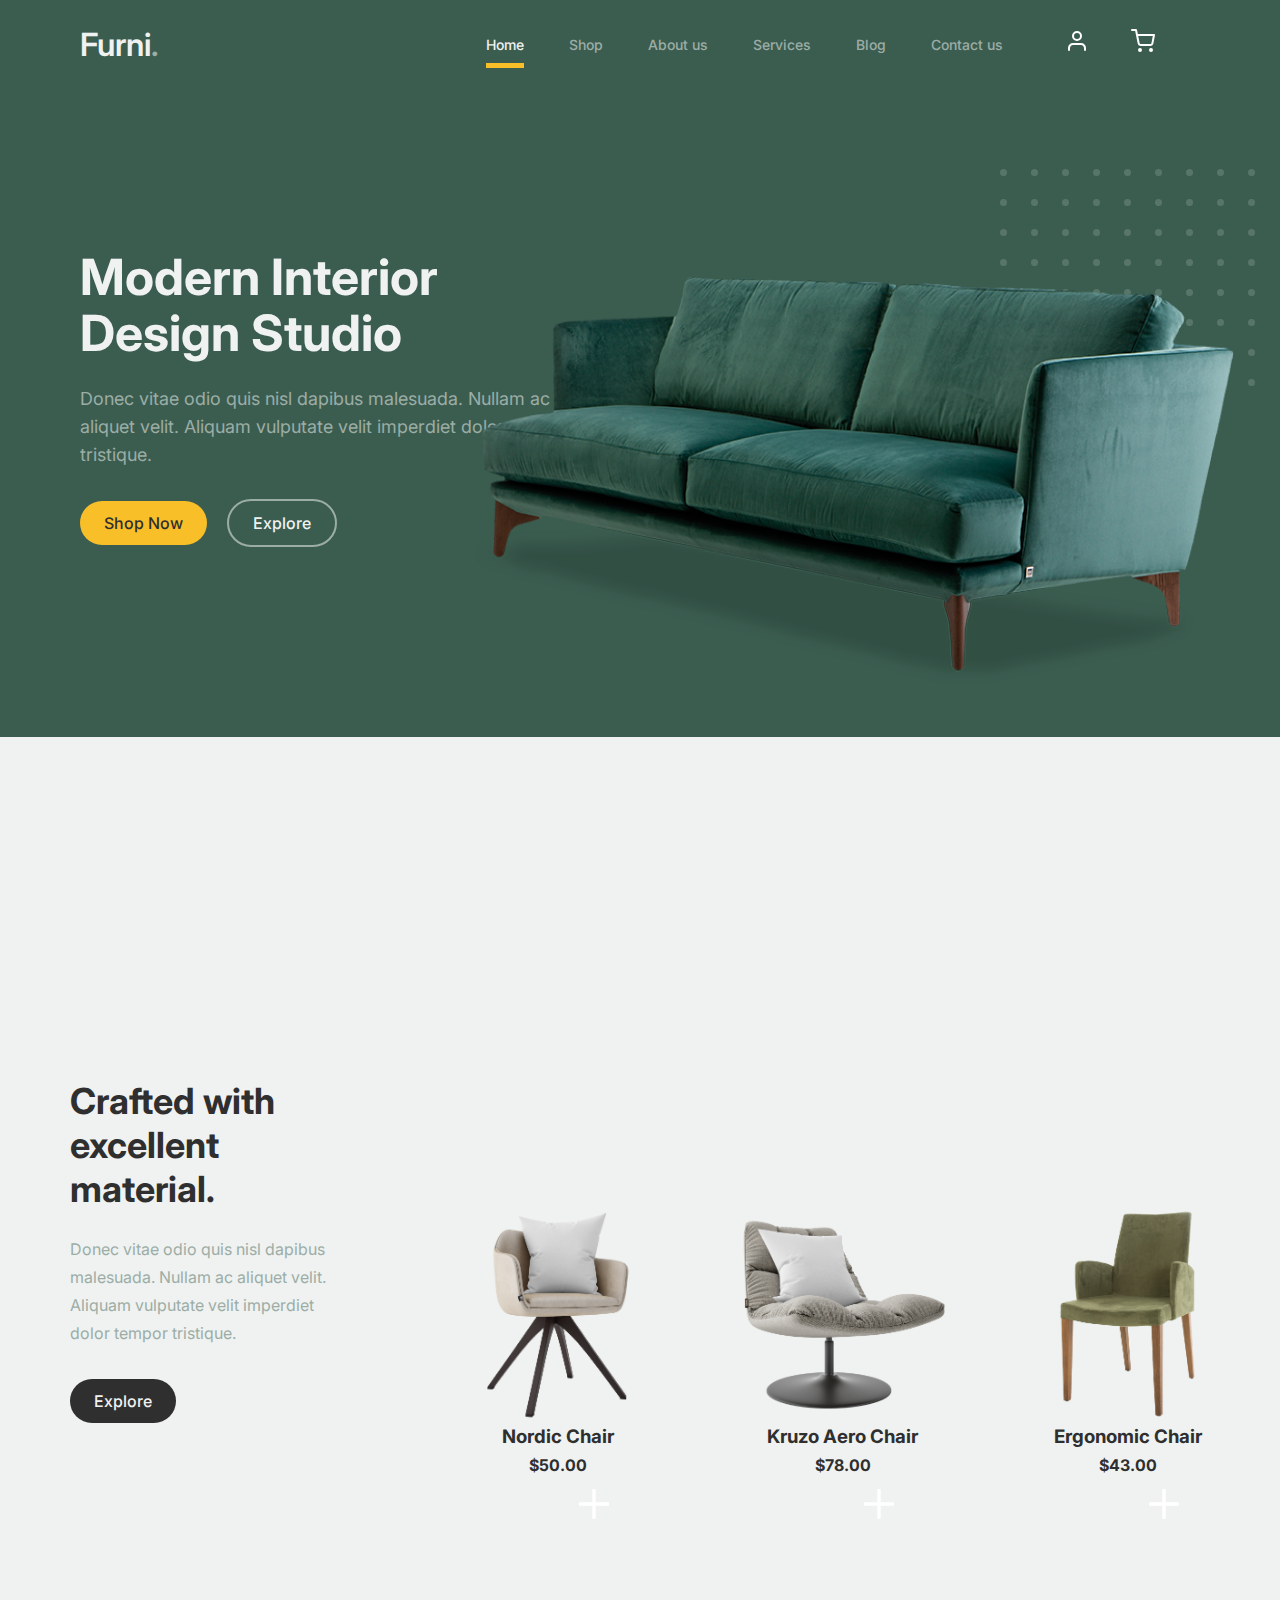
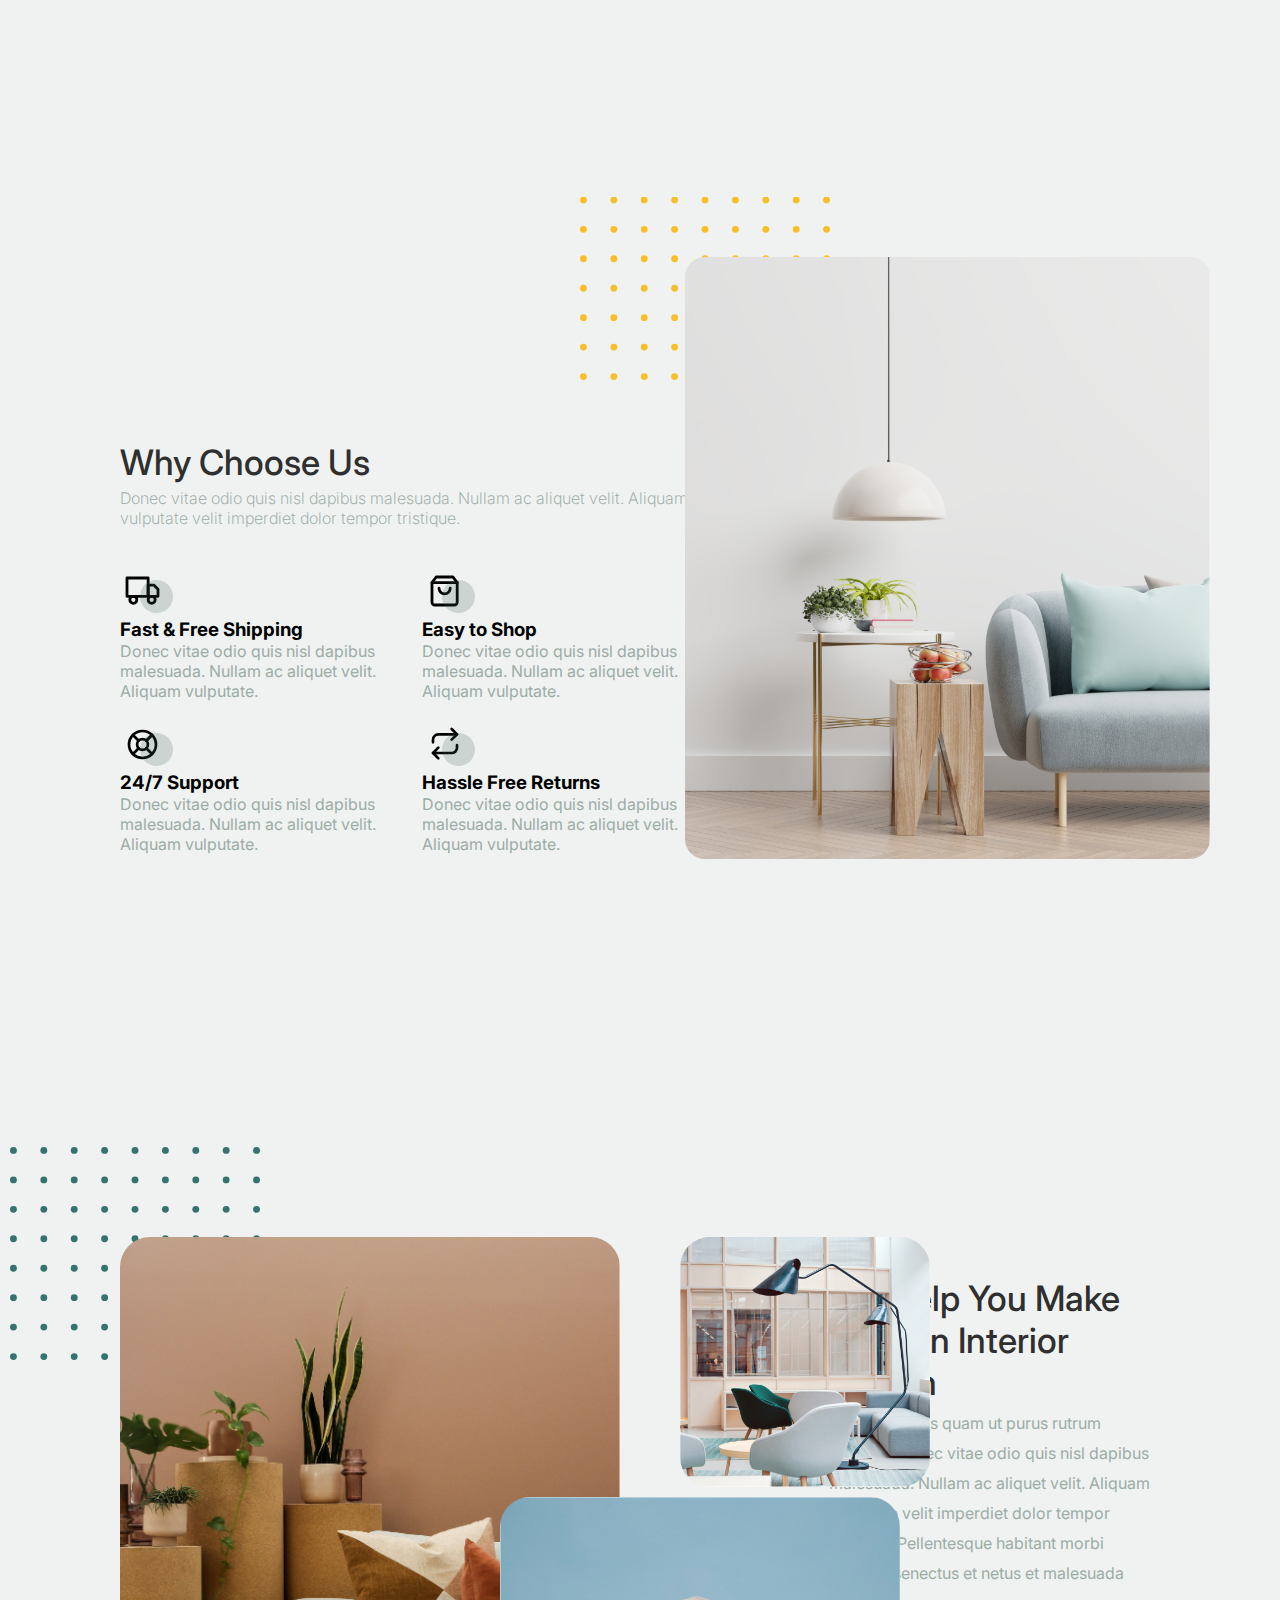
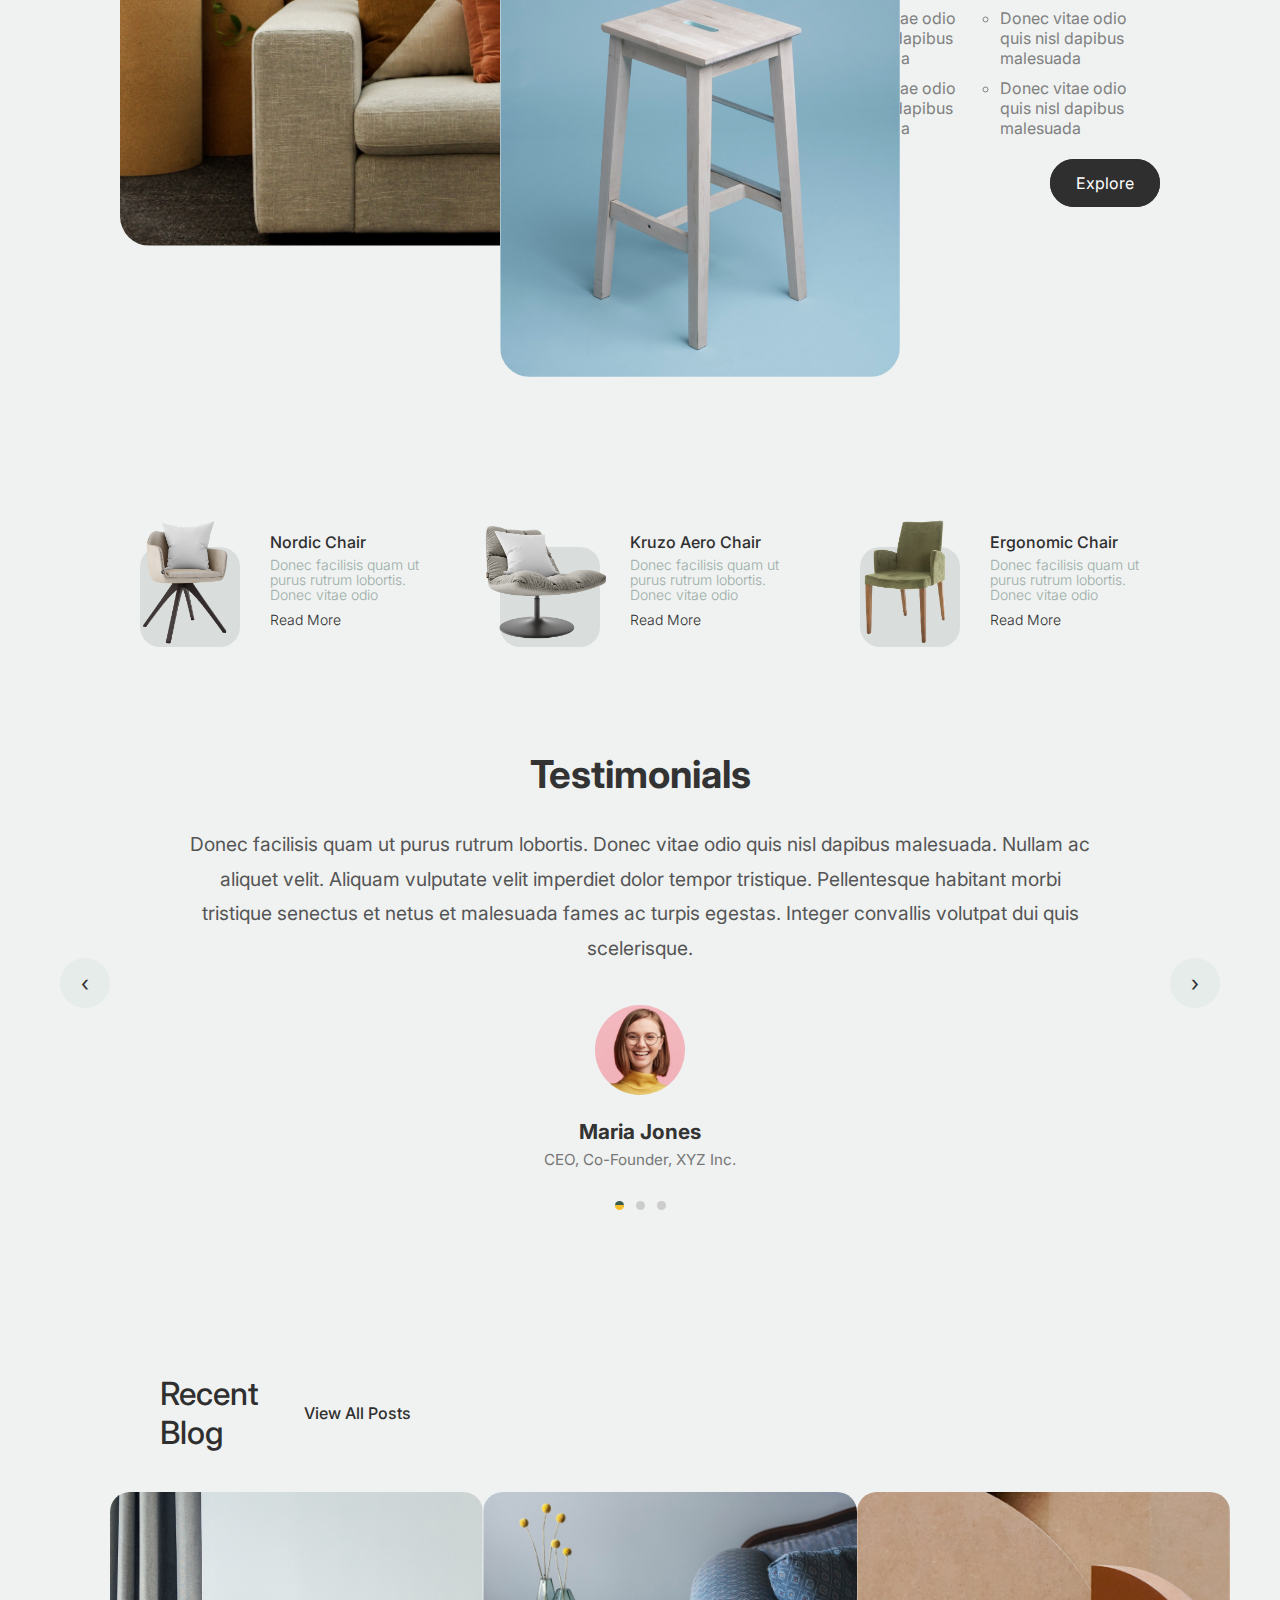
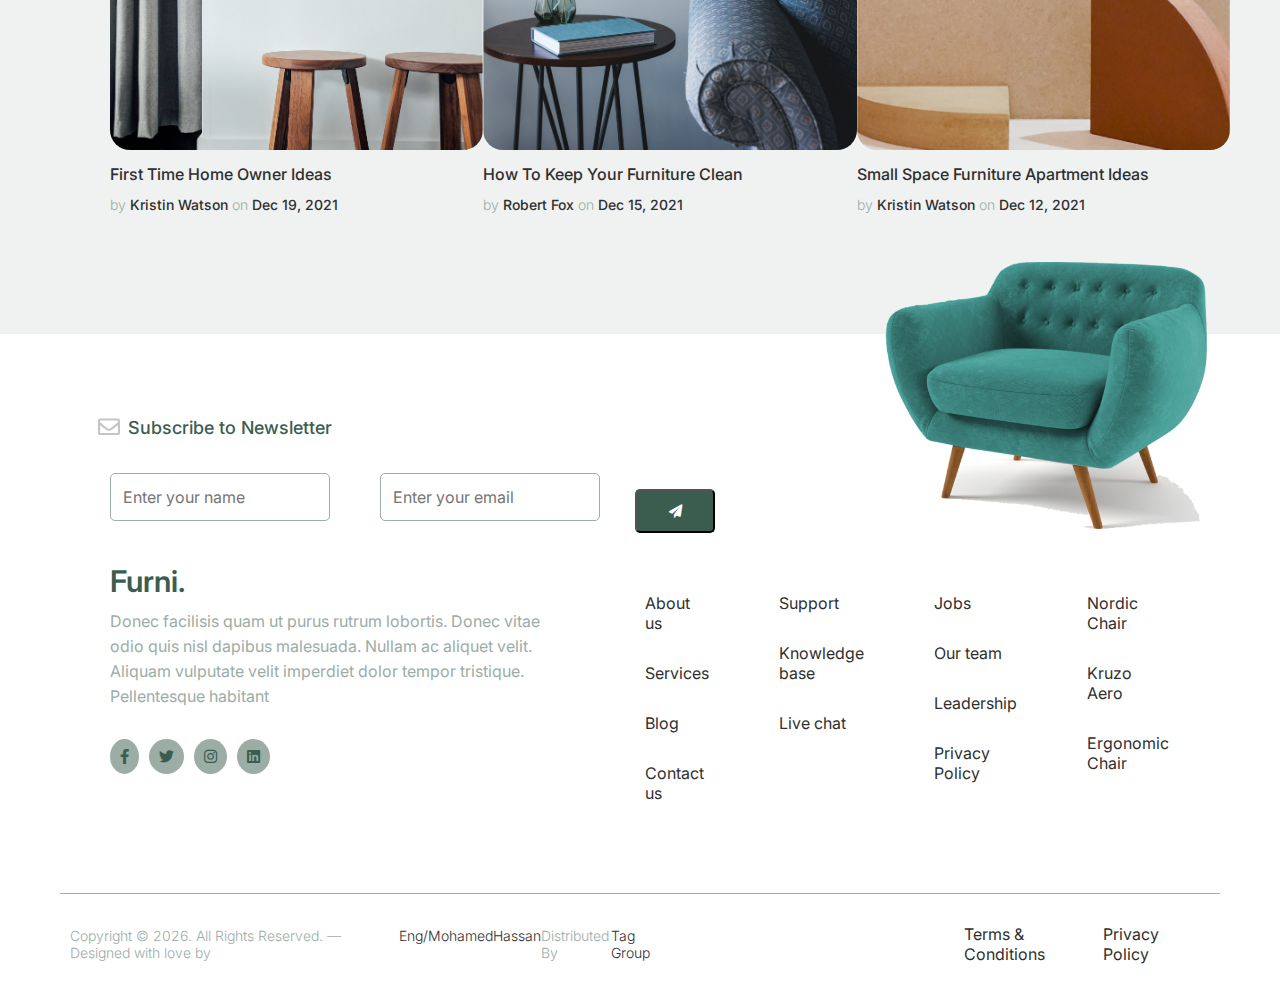
<file: index.html>
<!doctype html>
<html lang="en">
<head>
	<meta charset="utf-8">
	<meta name="viewport" content="width=device-width, initial-scale=1, shrink-to-fit=no">
	<meta name="author" content="Untree.co">
	<style>
		@import url('https://fonts.googleapis.com/css2?family=BBH+Sans+Hegarty&family=Inter:ital,opsz,wght@0,14..32,100..900;1,14..32,100..900&family=Roboto:ital,wght@0,100..900;1,100..900&display=swap');
	</style>
	<link rel="shortcut icon" href="./images/favicon.png">
	<meta name="description" content="" />
	<meta name="keywords" content="furniture, interior design" />
	<link href="https://cdnjs.cloudflare.com/ajax/libs/font-awesome/6.0.0-beta3/css/all.min.css" rel="stylesheet">
	<link href="./style.css" rel="stylesheet">
	<title>Furni </title>
</head>


<body>
	<!-- Start Header -->
	<header>
		<!-- Start Navigation -->
		<nav class="nav-bar">
			<div class="container">
				<div class="logo-side">
					<a class="header__logo" href="index.html">Furni<span>.</span></a>
					<button class="menu-toggle" type="button" aria-label="Toggle navigation">
						<span class="menu-toggle-icon"></span>
					</button>
				</div>

				<div class="nav-list" id="mainMenu">
					<ul class="header-menu ">
						<li class="nav-item-active">
							<a class="active" href="index.html">Home</a>
						</li>
						<li><a class="header__link" href="shop.html">Shop</a></li>
						<li><a class="header__link" href="about.html">About us</a></li>
						<li><a class="header__link" href="services.html">Services</a></li>
						<li><a class="header__link" href="blog.html">Blog</a></li>
						<li><a class="header__link" href="contact.html">Contact us</a></li>
					</ul>
					<ul class="header-right nav-list">
						<li><a class="header__link" href="#"><img src="images/user.svg"></a></li>
						<li><a class="header__link" href="cart.html"><img src="images/cart.svg"></a></li>
					</ul>
				</div>
			</div>
		</nav>
		<!-- End Navigation -->

		<!-- Start Hero Section -->
		<section class="hero-sec">
			<div class="container">
					<div class="text-hero">
						<h1>Modern Interior <span clsas="block">Design Studio</span></h1>
						<p class="">Donec vitae odio quis nisl dapibus malesuada. Nullam ac aliquet velit. Aliquam
							vulputate velit imperdiet dolor tempor tristique.</p>
						<p><a href="" class="button">Shop Now</a><a href="#" class="button button-outline">Explore</a>
						</p>
					</div>
					<div class="hero__image">
						<img src="images/dots-light.svg" >


						<img src="images/couch.png" >
					</div>
			</div>
		</section>
		<!-- End Hero Section -->
	</header>
	<!-- End Header -->



	<!-- Start Product Section -->
	<section class="products">
		<div class="container">
				<!-- Start Column 1 -->
				<div class="products-text">
					<h2 class="section__title">Crafted with excellent material.</h2>
					<p class="mb-lg">Donec vitae odio quis nisl dapibus malesuada. Nullam ac aliquet velit. Aliquam
						vulputate velit imperdiet dolor tempor tristique. </p>
					<p><a href="shop.html" class="button-outline">Explore</a></p>
				</div>
				<!-- End Column 1 -->

				<!-- Start Column 2 -->
				<div class="product">
					<a class="products__item" href="cart.html">
						<img src="images/product-1.png" class="responsive-image products__image">
						<h3 class="products__title">Nordic Chair</h3>
						<strong class="products__price">$50.00</strong>

						<span class="products__icon">
							<img src="images/cross.svg" class="responsive-image">
						</span>
					</a>
				</div>
				<!-- End Column 2 -->

				<!-- Start Column 3 -->
				<div class="product">
					<a class="products__item" href="cart.html">
						<img src="images/product-2.png" class="responsive-image products__image">
						<h3 class="products__title">Kruzo Aero Chair</h3>
						<strong class="products__price">$78.00</strong>

						<span class="products__icon">
							<img src="images/cross.svg" class="responsive-image">
						</span>
					</a>
				</div>
				<!-- End Column 3 -->

				<!-- Start Column 4 -->
				<div class="product">
					<a class="products__item" href="cart.html">
						<img src="images/product-3.png" class="responsive-image products__image">
						<h3 class="products__title">Ergonomic Chair</h3>
						<strong class="products__price">$43.00</strong>

						<span class="products__icon">
							<img src="images/cross.svg" class="responsive-image">
						</span>
					</a>
				</div>
				<!-- End Column 4 -->

			</div>
		</section>
	
	<!-- End Product Section -->

	<!-- Start Why Choose Us Section -->
	<section class="features">
		<div class="container">
			<div class="content">
				<div class="text-features">
					<h2 class="section__title">Why Choose Us</h2>
					<p>Donec vitae odio quis nisl dapibus malesuada. Nullam ac aliquet velit. Aliquam vulputate velit
						imperdiet dolor tempor tristique.</p>
						</div>
					<div class="features__items">						
							<div class="features__item">
								<div class="features__icon">
									<img src="images/truck.svg" alt="Image" class="imf-fluid">
								</div>
								<h3>Fast &amp; Free Shipping</h3>
								<p>Donec vitae odio quis nisl dapibus malesuada. Nullam ac aliquet velit. Aliquam
									vulputate.</p>
							</div>
						
							<div class="features__item">
								<div class="features__icon">
									<img src="images/bag.svg" alt="Image" class="imf-fluid">
								</div>
								<h3>Easy to Shop</h3>
								<p>Donec vitae odio quis nisl dapibus malesuada. Nullam ac aliquet velit. Aliquam
									vulputate.</p>
							</div>
						
						
							<div class="features__item">
								<div class="features__icon">
									<img src="images/support.svg" alt="Image" class="imf-fluid">
								</div>
								<h3>24/7 Support</h3>
								<p>Donec vitae odio quis nisl dapibus malesuada. Nullam ac aliquet velit. Aliquam
									vulputate.</p>
							</div>
						
						
							<div class="features__item">
								<div class="features__icon">
									<img src="images/return.svg" alt="Image" class="imf-fluid">
								</div>
								<h3>Hassle Free Returns</h3>
								<p>Donec vitae odio quis nisl dapibus malesuada. Nullam ac aliquet velit. Aliquam
									vulputate.</p>
							</div>
						
					</div>
				</div>
					<div class="features__image">
						<img src="images/why-choose-us-img.jpg" alt="Image" class="responsive-image">
						<img src="images/dots-yellow.svg" alt="Image" class="dots-yellow">
					</div>
					
			</div>
		</section>

	<!-- End Why Choose Us Section -->

	<!-- Start We Help Section -->
	<section >
		<div class="container">
			<div class="help-sec">
					<div class="help-images">
						<div class="grid grid-1"><img src="images/img-grid-1.jpg" alt="Untree.co"></div>
						<div class="grid grid-2"><img src="images/img-grid-2.jpg" alt="Untree.co"></div>
						<div class="grid grid-3"><img src="images/img-grid-3.jpg" alt="Untree.co"></div>
						<div class="grid grid-4"><img src="images/dots-green.svg" alt="Untree.co"></div>
					</div>
				
				<div class="help-text">
					<h2 class="section__title ">We Help You Make Modern Interior Design</h2>
					<p>Donec facilisis quam ut purus rutrum lobortis. Donec vitae odio quis nisl dapibus malesuada.
						Nullam ac aliquet velit. Aliquam vulputate velit imperdiet dolor tempor tristique. Pellentesque
						habitant morbi tristique senectus et netus et malesuada</p>

					<ul class="no-list-style custom-list ">
						<li>Donec vitae odio quis nisl dapibus malesuada</li>
						<li>Donec vitae odio quis nisl dapibus malesuada</li>
						<li>Donec vitae odio quis nisl dapibus malesuada</li>
						<li>Donec vitae odio quis nisl dapibus malesuada</li>
					</ul>
					<p><a herf="#" class="button">Explore</a></p>
				</div>
			</div>
		</div>
	</section>
	<!-- End We Help Section -->

	<!-- Start Popular Product -->
	<section class="popular-product">
		<div class="container">
			<div class="cards">
					<div class="card-1 card">
						<div class="product-image">
							<img src="images/product-1.png" alt="Image" class="responsive-image">
						</div>
						<div class="text-card">
							<h3>Nordic Chair</h3>
							<p>Donec facilisis quam ut purus rutrum lobortis. Donec vitae odio </p>
							<p><a href="#">Read More</a></p>
						</div>
					</div>
					<div class="card-2 card">
						<div class="product-image">
							<img src="images/product-2.png" alt="Image" class="responsive-image">
						</div>
						<div class="text-card">
							<h3>Kruzo Aero Chair</h3>
							<p>Donec facilisis quam ut purus rutrum lobortis. Donec vitae odio </p>
							<p><a href="#">Read More</a></p>
						</div>
					</div>
					<div class="card-3 card">
						<div class="product-image">
							<img src="images/product-3.png" alt="Image" class="responsive-image">
						</div>
						<div class="text-card">
							<h3>Ergonomic Chair</h3>
							<p>Donec facilisis quam ut purus rutrum lobortis. Donec vitae odio </p>
							<p><a href="#">Read More</a></p>
						</div>
					</div>
			</div>
		</div>
	</section>
	<!-- End Popular Product -->
	
	<!-- Start Testimonial Slider -->
	<section class="testimonials">
  <h2>Testimonials</h2>

  <p class="quote">
    “Donec facilisis quam ut purus rutrum lobortis. Donec vitae odio quis nisl dapibus malesuada.
    Nullam ac aliquet velit. Aliquam vulputate velit imperdiet dolor tempor tristique.
    Pellentesque habitant morbi tristique senectus et netus et malesuada fames ac turpis egestas.
    Integer convallis volutpat dui quis scelerisque.”
  </p>

  <div class="person">
    <img src="images/person-1.png" alt="Maria Jones">
    <h3>Maria Jones</h3>
    <span>CEO, Co-Founder, XYZ Inc.</span>
  </div>

  <button class="arrow left">&#8249;</button>
  <button class="arrow right">&#8250;</button>

  <div class="dots">
    <span class="dot active"></span>
    <span class="dot"></span>
    <span class="dot"></span>
  </div>
</section>
	<!-- End Testimonial Slider -->


	<!-- Start Blog Section -->
	<section class="blog">
		<div class="contaner">
			<div class="text-blog">
				<div class="heading-">
					<h2 >Recent Blog</h2>
				</div>
				<div class="grid-col-md-6 text-left text-right-md">
					<a href="#" class="more">View All Posts</a>
				</div>
			</div>

			<div class="container">
					<div class="post-entry">
						<a href="#" class="post-thumbnail"><img src="images/post-1.jpg" alt="Image"
								class="responsive-image"></a>
						<div class="post-content-entry">
							<h3><a href="#">First Time Home Owner Ideas</a></h3>
							<div class="meta">
								<span>by <a href="#">Kristin Watson</a></span> <span>on <a href="#">Dec 19,
										2021</a></span>
							</div>
						</div>
					</div>
			
					<div class="post-entry">
						<a href="#" class="post-thumbnail"><img src="images/post-2.jpg" alt="Image"
								class="responsive-image"></a>
						<div class="post-content-entry">
							<h3><a href="#">How To Keep Your Furniture Clean</a></h3>
							<div class="meta">
								<span>by <a href="#">Robert Fox</a></span> <span>on <a href="#">Dec 15, 2021</a></span>
							</div>
						</div>
					</div>
				

					<div class="post-entry">
						<a href="#" class="post-thumbnail"><img src="images/post-3.jpg" alt="Image"
								class="responsive-image"></a>
						<div class="post-content-entry">
							<h3><a href="#">Small Space Furniture Apartment Ideas</a></h3>
							<div class="meta">
								<span>by <a href="#">Kristin Watson</a></span> <span>on <a href="#">Dec 12,
										2021</a></span>
							</div>
						</div>
					</div>
				

			</div>
		</div>
	</section>
	<!-- End Blog Section -->


	<!-- Start Footer Section -->
	<footer  class="footer-section">
		<div class="footer">
			<div class="container">			
					<div class="subscription-section">
						<h3 class="subscription-title">
							<span class="mr-xs">
								<img src="images/envelope-outline.svg"
									alt="Image" class="responsive-image"></span>
									<span>Subscribe to Newsletter</span>
						</h3>
						<form action="#" class=" subscription-form">
							<div class="input-field">
								<input type="text" class="input-field" placeholder="Enter your name">
							</div>
							<div class="input-field">
								<input type="email" class="input-field" placeholder="Enter your email">
							</div>
							<div class="input-button">
								<button class="button button-primary">
									<span class="fa fa-paper-plane"></span>
								</button>
							</div>
						</form>

					</div>
				
				<div class="sofa-img">
				<img src="images/sofa.png" alt="Image" class="responsive-image">
			</div>
			</div>

			<div class="linkes">
				<div class="rows">
					<div class="row"><a href="#" class="footer-logo">Furni<span>.</span></a></div>
					<p class="row">Donec facilisis quam ut purus rutrum lobortis. Donec vitae odio quis nisl dapibus
						malesuada. Nullam ac aliquet velit. Aliquam vulputate velit imperdiet dolor tempor tristique.
						Pellentesque habitant</p>

					<ul class="icons">
						<li><a href="#"><span class="fa fa-brands fa-facebook-f"></span></a></li>
						<li><a href="#"><span class="fa fa-brands fa-twitter"></span></a></li>
						<li><a href="#"><span class="fa fa-brands fa-instagram"></span></a></li>
						<li><a href="#"><span class="fa fa-brands fa-linkedin"></span></a></li>
					</ul>
				</div>

				
					<div class="columns">
						<div class="column">
							<ul >
								<li><a href="#">About us</a></li>
								<li><a href="#">Services</a></li>
								<li><a href="#">Blog</a></li>
								<li><a href="#">Contact us</a></li>
							</ul>
						</div>

						<div class="column">
							<ul>
								<li><a href="#">Support</a></li>
								<li><a href="#">Knowledge base</a></li>
								<li><a href="#">Live chat</a></li>
							</ul>
						</div>

						<div class="column">
							<ul >
								<li><a href="#">Jobs</a></li>
								<li><a href="#">Our team</a></li>
								<li><a href="#">Leadership</a></li>
								<li><a href="#">Privacy Policy</a></li>
							</ul>
						</div>

						<div class="column">
							<ul >
								<li><a href="#">Nordic Chair</a></li>
								<li><a href="#">Kruzo Aero</a></li>
								<li><a href="#">Ergonomic Chair</a></li>
							</ul>
						</div>
					</div>
				

			</div>
			
			<div class=" copyright">
				<div class="container">
					<div class="text">
						<p class="">Copyright &copy;
							<script>document.write(new Date().getFullYear());</script>. All Rights Reserved. &mdash;
							Designed with love by <a href="https://github.com/TIGARR73/Furni">Eng/MohamedHassan</a> Distributed By <a
								hreff="https://github.com/TIGARR73/Furni">Tag Group</a>
						
						</p>
					</div>

					<div class="terms">
						<ul class="Terms">
							<li ><a href="#">Terms &amp; Conditions</a></li>
							<li><a href="#">Privacy Policy</a></li>
						</ul>
					</div>

				</div>
			</div>

		</div>
	</footer>
	<!-- End Footer Section -->


	<script src="js/tiny-slider.js"></script>
	<script src="js/custom.js"></script>
</body>

</html>
</file>
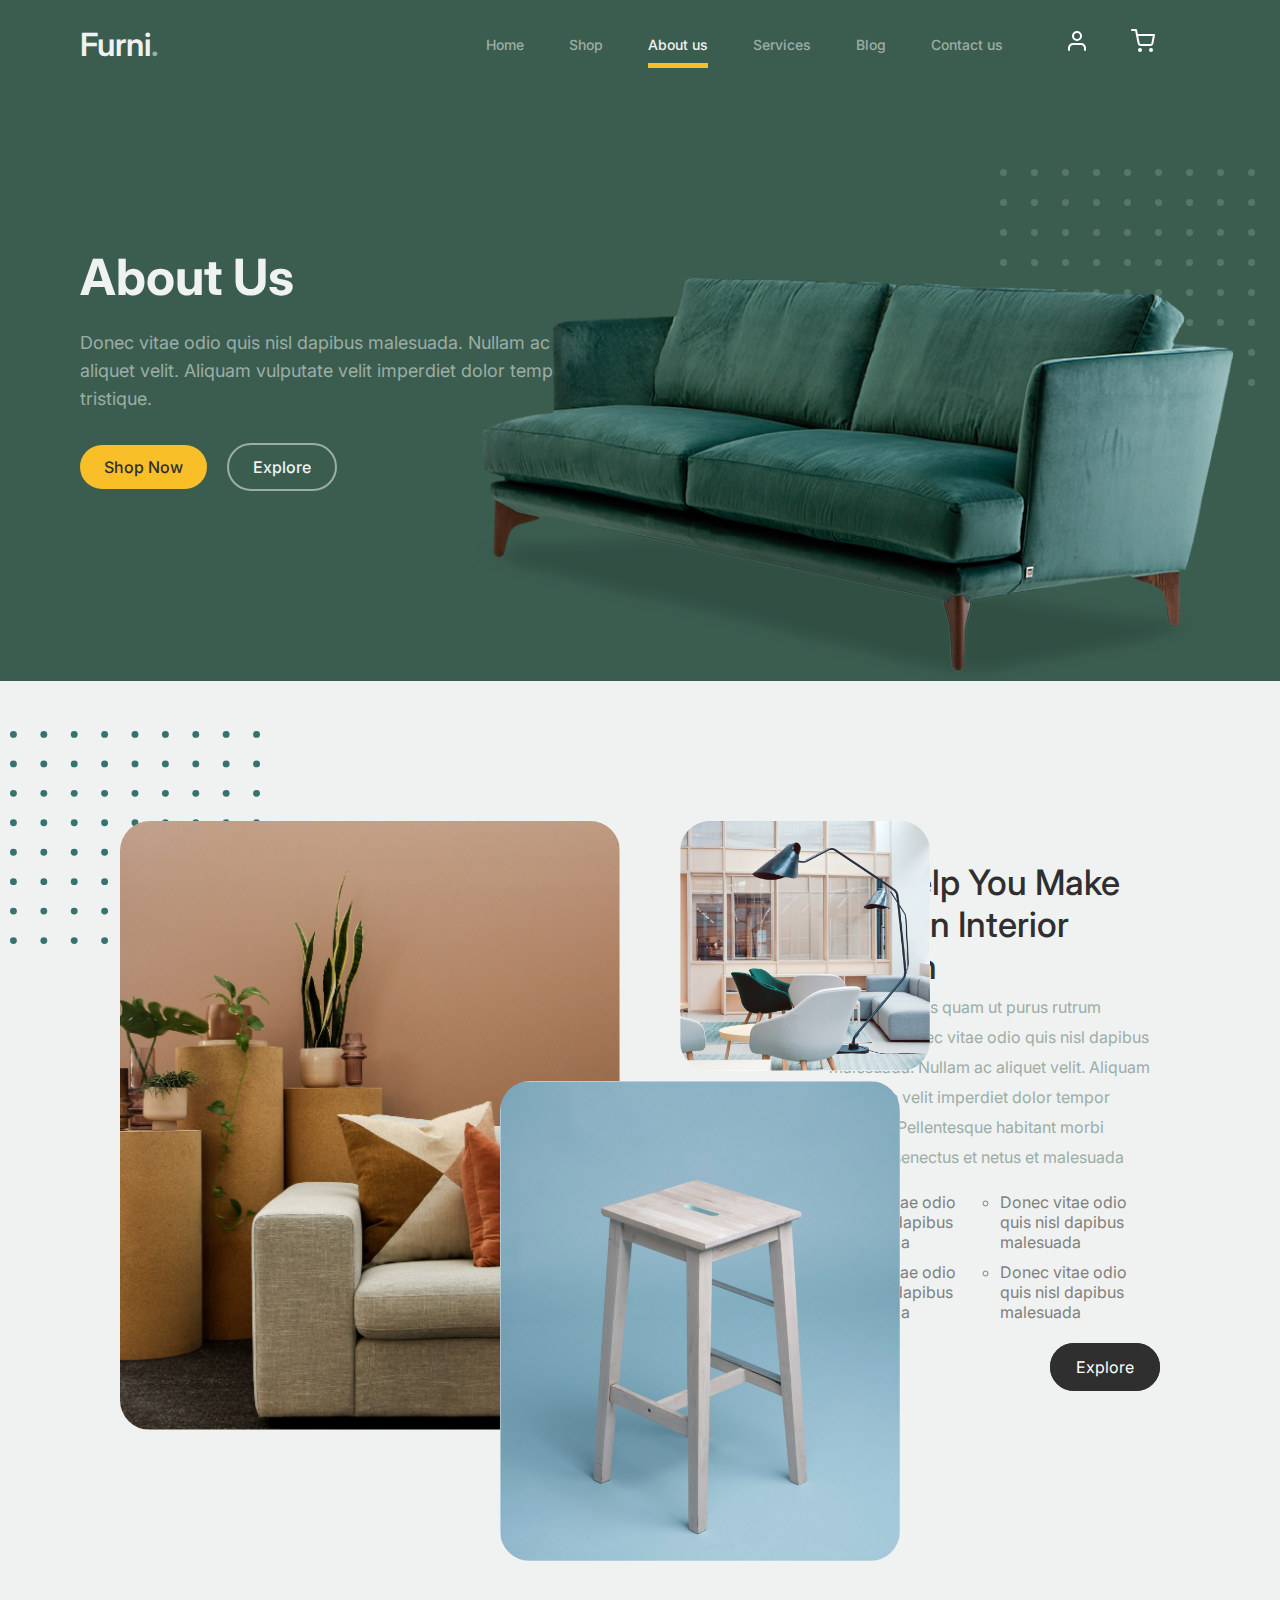
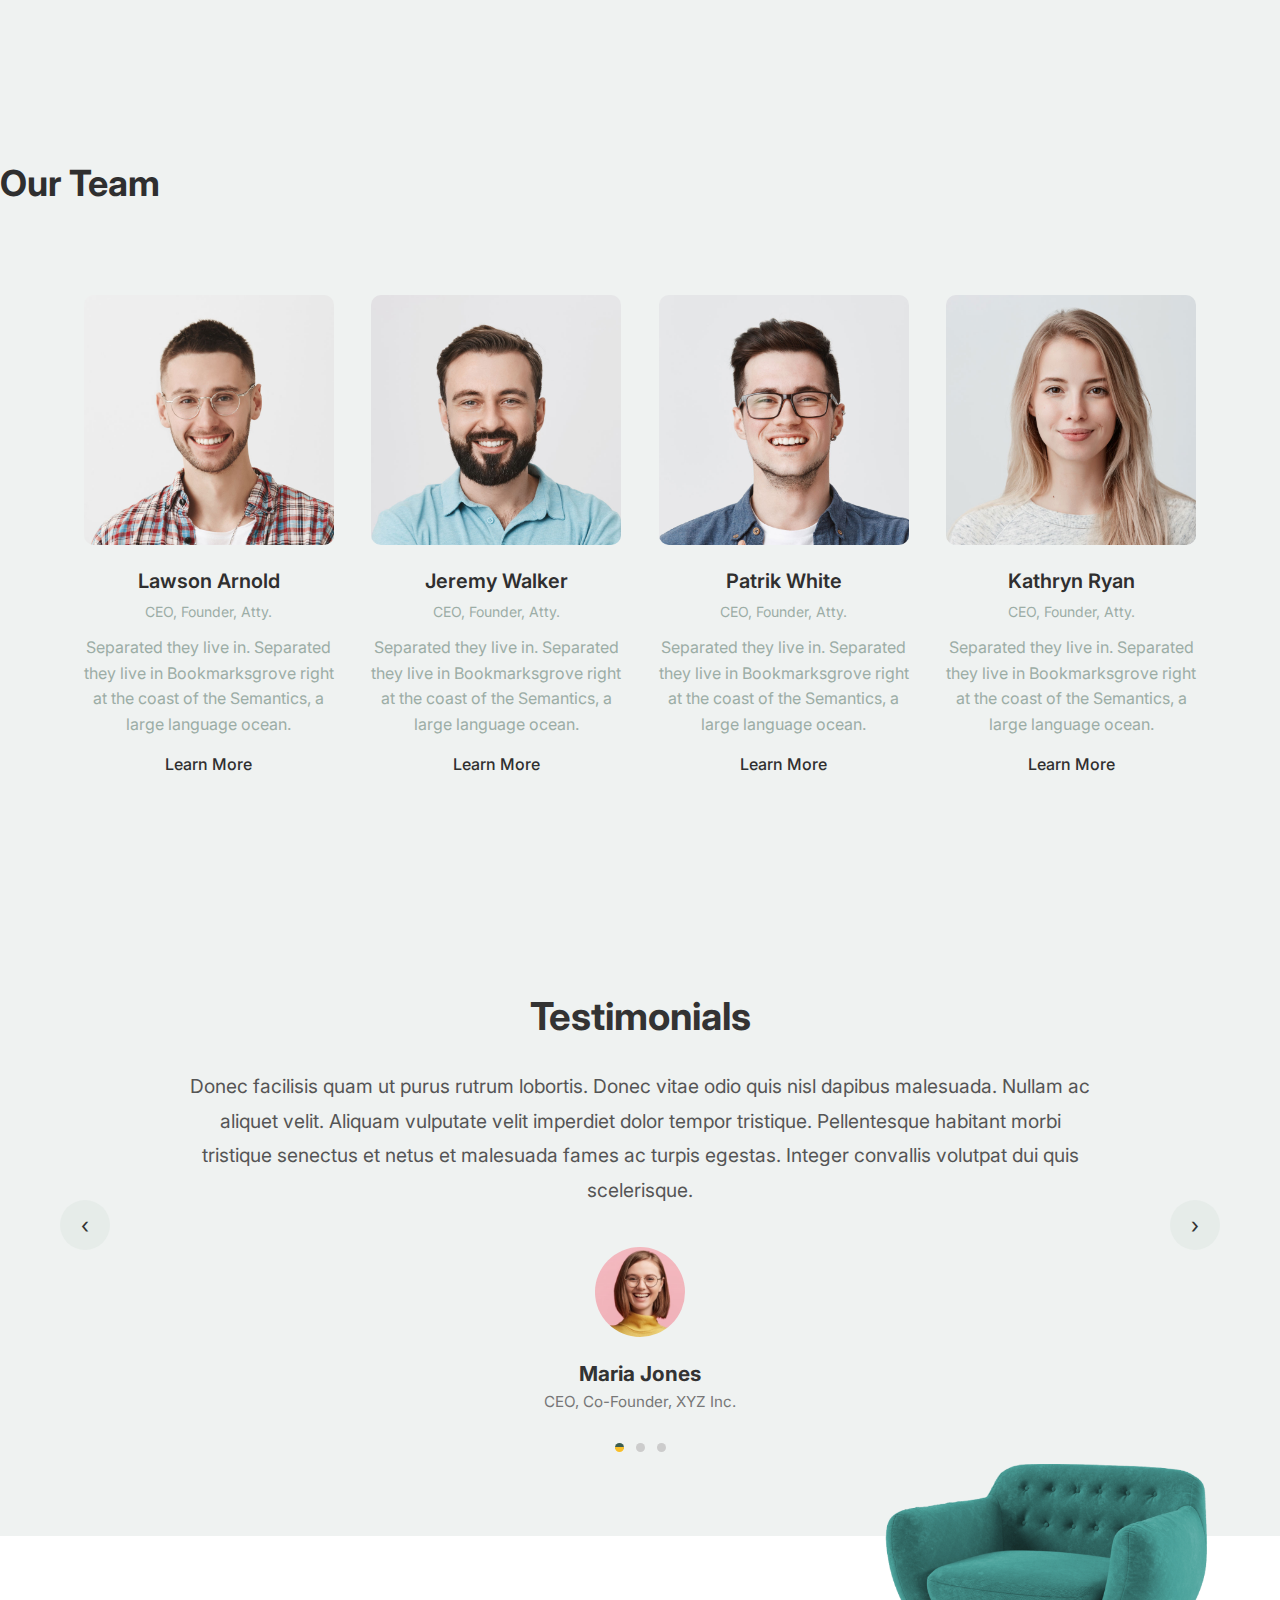
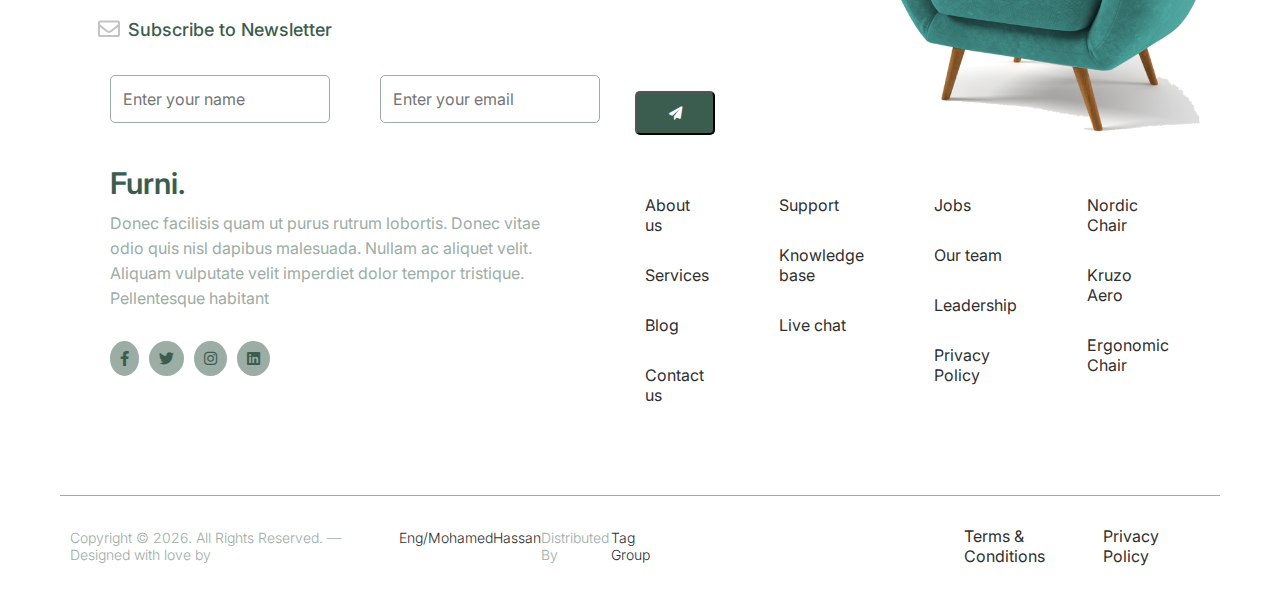
<file: about.html>
<!doctype html>
<html lang="en">
<head>
	<meta charset="utf-8">
	<meta name="viewport" content="width=device-width, initial-scale=1, shrink-to-fit=no">
	<meta name="author" content="Untree.co">
	<style>
		@import url('https://fonts.googleapis.com/css2?family=BBH+Sans+Hegarty&family=Inter:ital,opsz,wght@0,14..32,100..900;1,14..32,100..900&family=Roboto:ital,wght@0,100..900;1,100..900&display=swap');
	</style>
	<link rel="shortcut icon" href="./images/favicon.png">
	<meta name="description" content="" />
	<meta name="keywords" content="furniture, interior design" />
	<link href="https://cdnjs.cloudflare.com/ajax/libs/font-awesome/6.0.0-beta3/css/all.min.css" rel="stylesheet">
	<link href="./style.css" rel="stylesheet">
	<title>About Us - Furni </title>
</head>

	<body>

		<!-- Start Header -->
		<header>
		<!-- Start Navigation -->
		<nav class="nav-bar">
			<div class="container">
				<div class="logo-side">
					<a class="header__logo" href="index.html">Furni<span>.</span></a>
					<button class="menu-toggle" type="button" aria-label="Toggle navigation">
						<span class="menu-toggle-icon"></span>
					</button>
				</div>

				<div class="nav-list" id="mainMenu">
					<ul class="header-menu ">
						<li class="nav-item-active">
							<a class="header__link" href="index.html">Home</a>
						</li>
						<li><a class="header__link" href="shop.html">Shop</a></li>
						<li><a class="header__link active" href="about.html">About us</a></li>
						<li><a class="header__link" href="services.html">Services</a></li>
						<li><a class="header__link" href="blog.html">Blog</a></li>
						<li><a class="header__link" href="contact.html">Contact us</a></li>
					</ul>
					<ul class="header-right nav-list">
						<li><a class="header__link" href="#"><img src="images/user.svg"></a></li>
						<li><a class="header__link" href="cart.html"><img src="images/cart.svg"></a></li>
					</ul>
				</div>
			</div>

		</nav>
		<!-- End Navigation -->

		<!-- Start Hero Section -->
		<div class="hero-sec">
			<div class="container">
					<div class="text-hero">
						<h1>About Us</h1>
						<p class="">Donec vitae odio quis nisl dapibus malesuada. Nullam ac aliquet velit. Aliquam
							vulputate velit imperdiet dolor tempor tristique.</p>
						<p><a href="" class="button">Shop Now</a><a href="#" class="button button-outline">Explore</a>
						</p>
					</div>
					<div class="hero__image">
						<img src="images/dots-light.svg" >
						<img src="images/couch.png" >
					</div>
			</div>
		</div>
		<!-- End Hero Section -->
		</header>
	<!-- End Header -->

		<!-- Start We Help Section -->
		<section >
		<div class="container">
			<div class="help-sec">
					<div class="help-images">
						<div class="grid grid-1"><img src="images/img-grid-1.jpg" alt="Untree.co"></div>
						<div class="grid grid-2"><img src="images/img-grid-2.jpg" alt="Untree.co"></div>
						<div class="grid grid-3"><img src="images/img-grid-3.jpg" alt="Untree.co"></div>
						<div class="grid grid-4"><img src="images/dots-green.svg" alt="Untree.co"></div>
					</div>
				
				<div class="help-text">
					<h2 class="section__title ">We Help You Make Modern Interior Design</h2>
					<p>Donec facilisis quam ut purus rutrum lobortis. Donec vitae odio quis nisl dapibus malesuada.
						Nullam ac aliquet velit. Aliquam vulputate velit imperdiet dolor tempor tristique. Pellentesque
						habitant morbi tristique senectus et netus et malesuada</p>

					<ul class="no-list-style custom-list ">
						<li>Donec vitae odio quis nisl dapibus malesuada</li>
						<li>Donec vitae odio quis nisl dapibus malesuada</li>
						<li>Donec vitae odio quis nisl dapibus malesuada</li>
						<li>Donec vitae odio quis nisl dapibus malesuada</li>
					</ul>
					<p><a herf="#" class="button">Explore</a></p>
				</div>
			</div>
		</div>
		</section>
	<!-- End We Help Section -->


		<!-- Start Team Section -->
			<section>
			<div class="our-team">

				<div class="flex-row mb-xl">
					<div class="grid-col-lg-5 mx-auto text-center">
						<h2 class="heading-title">Our Team</h2>
					</div>
				</div>

				<div class="container">

					<!-- Start Column 1 -->
					<div class="grid-col-12 grid-col-md-6 grid-col-lg-3 mb-xl mb-md-0">
						<img src="images/person_1.jpg" class="responsive-image mb-xl">
						<h3 clas><a href="#"><span class="">Lawson</span> Arnold</a></h3>
            <span class="d-block position mb-lg">CEO, Founder, Atty.</span>
            <p>Separated they live in.
            Separated they live in Bookmarksgrove right at the coast of the Semantics, a large language ocean.</p>
            <p class="mb-0"><a href="#" class="more dark">Learn More <span class="icon-arflex-row_forward"></span></a></p>
					</div> 
					<!-- End Column 1 -->

					<!-- Start Column 2 -->
					<div class="grid-col-12 grid-col-md-6 grid-col-lg-3 mb-xl mb-md-0">
						<img src="images/person_2.jpg" class="responsive-image mb-xl">

						<h3 clas><a href="#"><span class="">Jeremy</span> Walker</a></h3>
            <span class="d-block position mb-lg">CEO, Founder, Atty.</span>
            <p>Separated they live in.
            Separated they live in Bookmarksgrove right at the coast of the Semantics, a large language ocean.</p>
            <p class="mb-0"><a href="#" class="more dark">Learn More <span class="icon-arflex-row_forward"></span></a></p>

					</div> 
					<!-- End Column 2 -->

					<!-- Start Column 3 -->
					<div class="grid-col-12 grid-col-md-6 grid-col-lg-3 mb-xl mb-md-0">
						<img src="images/person_3.jpg" class="responsive-image mb-xl">
						<h3 clas><a href="#"><span class="">Patrik</span> White</a></h3>
            <span class="d-block position mb-lg">CEO, Founder, Atty.</span>
            <p>Separated they live in.
            Separated they live in Bookmarksgrove right at the coast of the Semantics, a large language ocean.</p>
            <p class="mb-0"><a href="#" class="more dark">Learn More <span class="icon-arflex-row_forward"></span></a></p>
					</div> 
					<!-- End Column 3 -->

					<!-- Start Column 4 -->
					<div class="grid-col-12 grid-col-md-6 grid-col-lg-3 mb-xl mb-md-0">
						<img src="images/person_4.jpg" class="responsive-image mb-xl">

						<h3 clas><a href="#"><span class="">Kathryn</span> Ryan</a></h3>
            <span class="d-block position mb-lg">CEO, Founder, Atty.</span>
            <p>Separated they live in.
            Separated they live in Bookmarksgrove right at the coast of the Semantics, a large language ocean.</p>
            <p class="mb-0"><a href="#" class="more dark">Learn More <span class="icon-arflex-row_forward"></span></a></p>

          
					</div> 
					<!-- End Column 4 -->

					

				</div>
			</div>
		</section>
		<!-- End Team Section -->

			<!-- Start Testimonial Slider -->
			<section class="testimonials">
  <h2>Testimonials</h2>

  <p class="quote">
    “Donec facilisis quam ut purus rutrum lobortis. Donec vitae odio quis nisl dapibus malesuada.
    Nullam ac aliquet velit. Aliquam vulputate velit imperdiet dolor tempor tristique.
    Pellentesque habitant morbi tristique senectus et netus et malesuada fames ac turpis egestas.
    Integer convallis volutpat dui quis scelerisque.”
  </p>

  <div class="person">
    <img src="images/person-1.png" alt="Maria Jones">
    <h3>Maria Jones</h3>
    <span>CEO, Co-Founder, XYZ Inc.</span>
  </div>

  <button class="arrow left">&#8249;</button>
  <button class="arrow right">&#8250;</button>

  <div class="dots">
    <span class="dot active"></span>
    <span class="dot"></span>
    <span class="dot"></span>
  </div>
			</section>
	<!-- End Testimonial Slider -->

	

		
	<!-- Start Footer Section -->
	<footer  class="footer-section">
		<div class="footer">
			<div class="container">			
					<div class="subscription-section">
						<h3 class="subscription-title">
							<span class="mr-xs">
								<img src="images/envelope-outline.svg"
									alt="Image" class="responsive-image"></span>
									<span>Subscribe to Newsletter</span>
						</h3>
						<form action="#" class=" subscription-form">
							<div class="input-field">
								<input type="text" class="input-field" placeholder="Enter your name">
							</div>
							<div class="input-field">
								<input type="email" class="input-field" placeholder="Enter your email">
							</div>
							<div class="input-button">
								<button class="button button-primary">
									<span class="fa fa-paper-plane"></span>
								</button>
							</div>
						</form>

					</div>
				
				<div class="sofa-img">
				<img src="images/sofa.png" alt="Image" class="responsive-image">
			</div>
			</div>

			<div class="linkes">
				<div class="rows">
					<div class="row"><a href="#" class="footer-logo">Furni<span>.</span></a></div>
					<p class="row">Donec facilisis quam ut purus rutrum lobortis. Donec vitae odio quis nisl dapibus
						malesuada. Nullam ac aliquet velit. Aliquam vulputate velit imperdiet dolor tempor tristique.
						Pellentesque habitant</p>

					<ul class="icons">
						<li><a href="#"><span class="fa fa-brands fa-facebook-f"></span></a></li>
						<li><a href="#"><span class="fa fa-brands fa-twitter"></span></a></li>
						<li><a href="#"><span class="fa fa-brands fa-instagram"></span></a></li>
						<li><a href="#"><span class="fa fa-brands fa-linkedin"></span></a></li>
					</ul>
				</div>

				
					<div class="columns">
						<div class="column">
							<ul >
								<li><a href="#">About us</a></li>
								<li><a href="#">Services</a></li>
								<li><a href="#">Blog</a></li>
								<li><a href="#">Contact us</a></li>
							</ul>
						</div>

						<div class="column">
							<ul>
								<li><a href="#">Support</a></li>
								<li><a href="#">Knowledge base</a></li>
								<li><a href="#">Live chat</a></li>
							</ul>
						</div>

						<div class="column">
							<ul >
								<li><a href="#">Jobs</a></li>
								<li><a href="#">Our team</a></li>
								<li><a href="#">Leadership</a></li>
								<li><a href="#">Privacy Policy</a></li>
							</ul>
						</div>

						<div class="column">
							<ul >
								<li><a href="#">Nordic Chair</a></li>
								<li><a href="#">Kruzo Aero</a></li>
								<li><a href="#">Ergonomic Chair</a></li>
							</ul>
						</div>
					</div>
				

			</div>
			
			<div class=" copyright">
				<div class="container">
					<div class="text">
						<p class="">Copyright &copy;
							<script>document.write(new Date().getFullYear());</script>. All Rights Reserved. &mdash;
							Designed with love by <a href="https://github.com/TIGARR73/Furni">Eng/MohamedHassan</a> Distributed By <a
								hreff="https://github.com/TIGARR73/Furni">Tag Group</a>
						
						</p>
					</div>

					<div class="terms">
						<ul class="Terms">
							<li ><a href="#">Terms &amp; Conditions</a></li>
							<li><a href="#">Privacy Policy</a></li>
						</ul>
					</div>

				</div>
			</div>

		</div>
	</footer>
	<!-- End Footer Section -->





		<script src="js/tiny-slider.js"></script>
		<script src="js/custom.js"></script>
	</body>

</html>
</file>
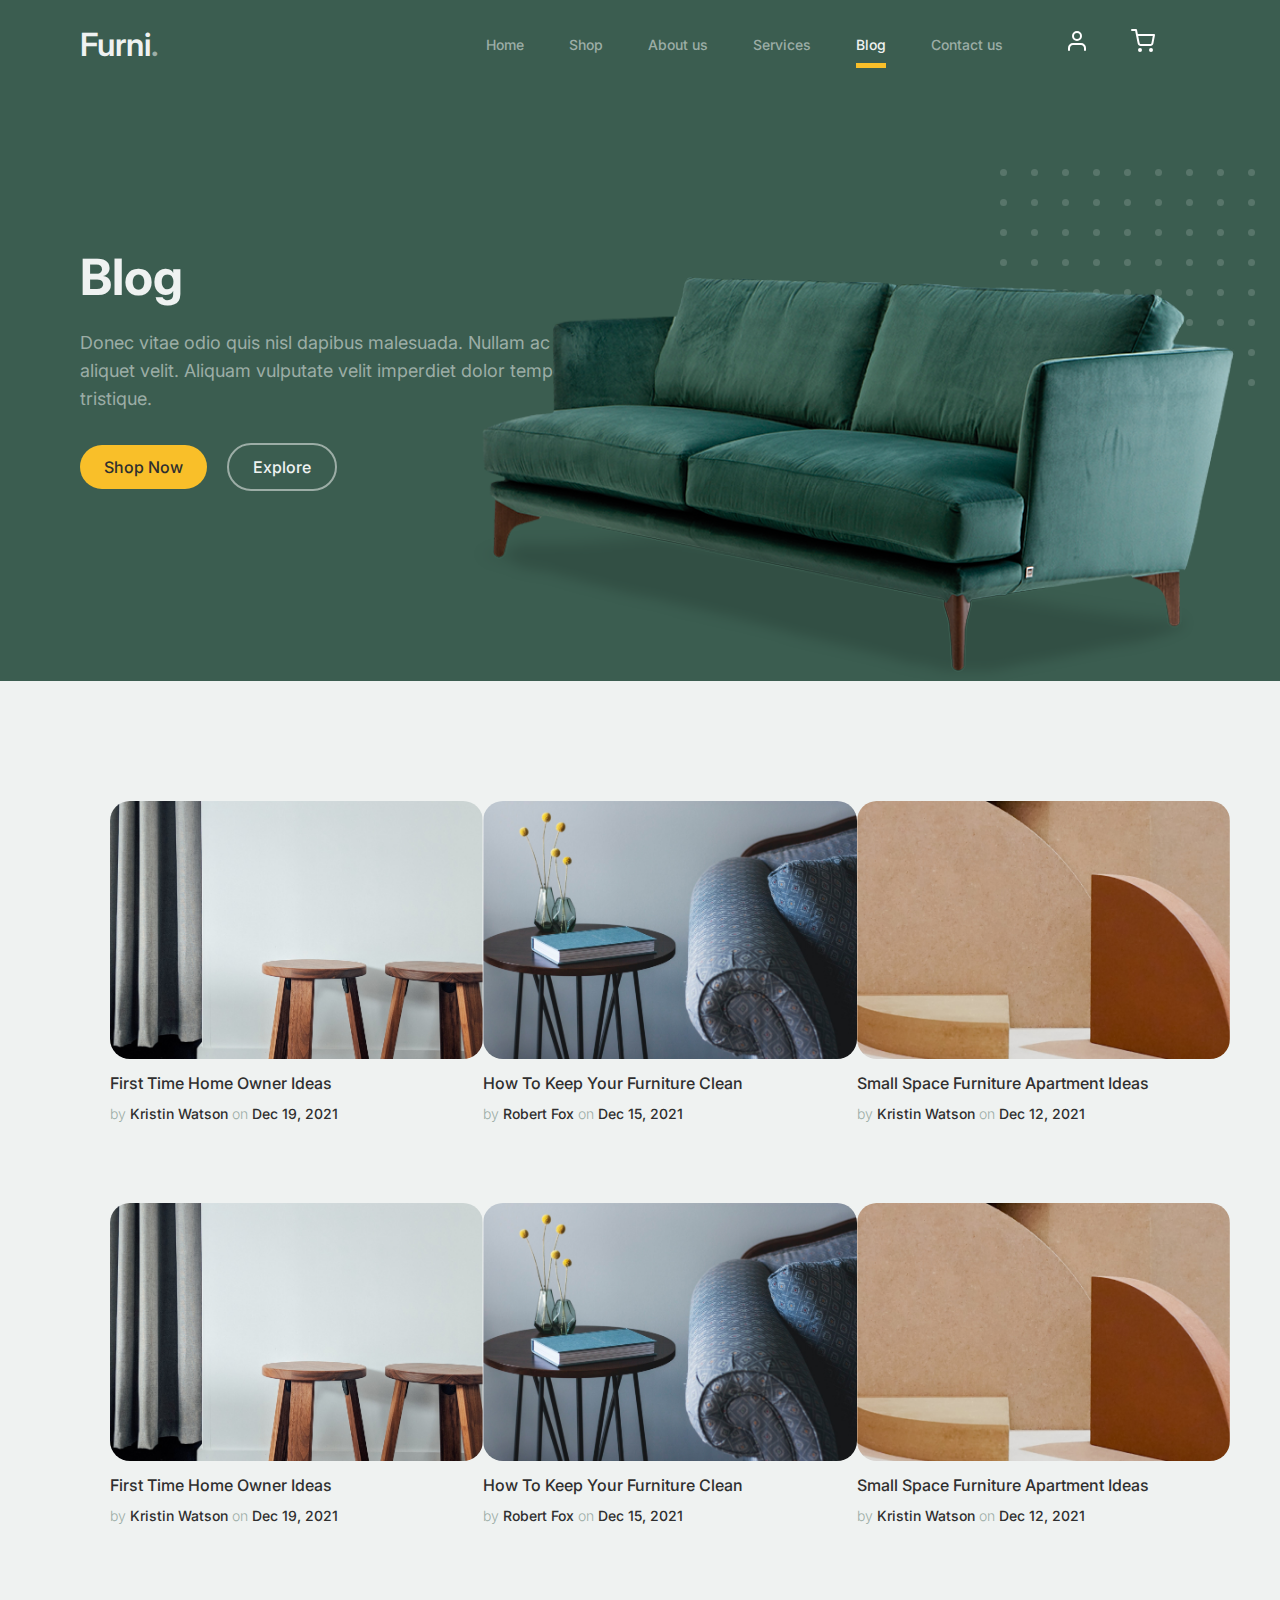
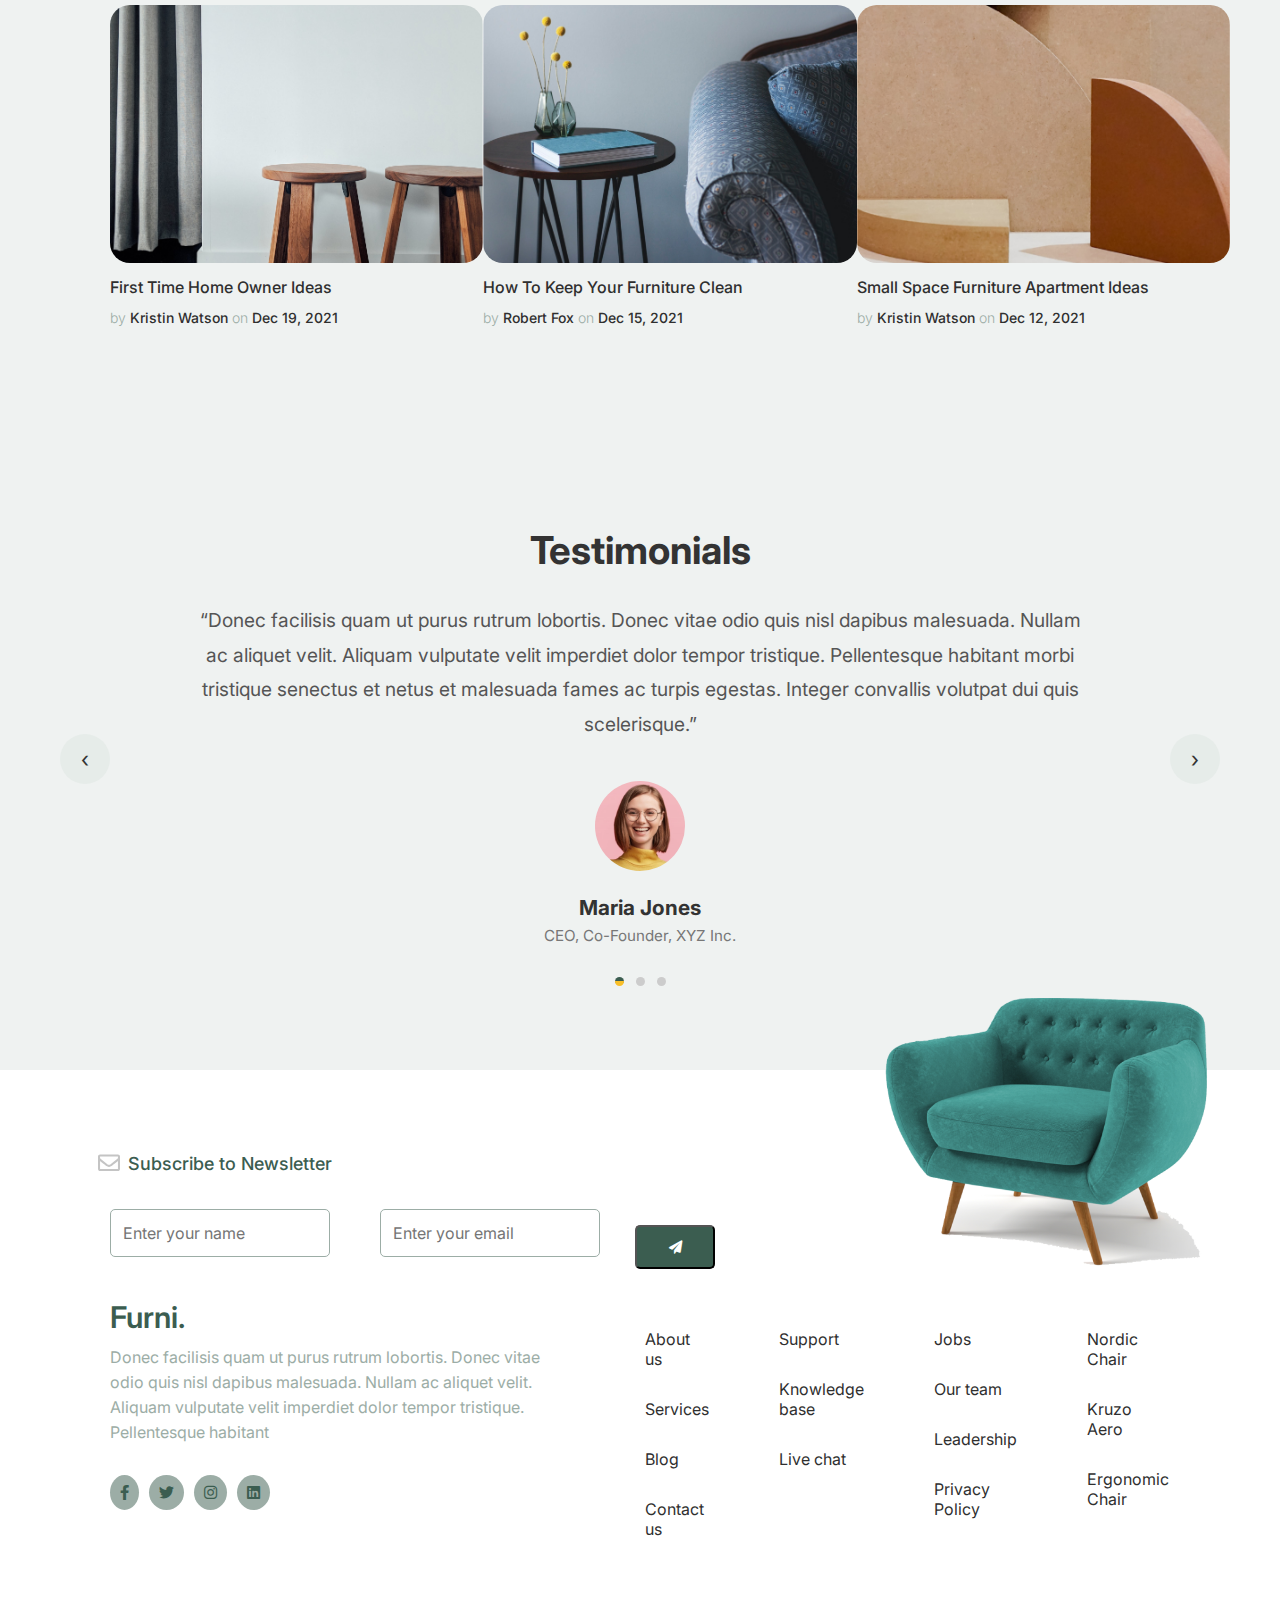
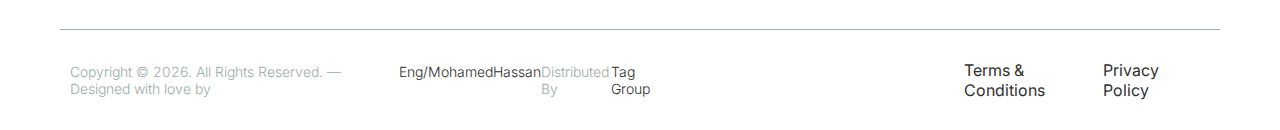
<file: blog.html>
<!doctype html>
<html lang="en">
	<head>
	<meta charset="utf-8">
	<meta name="viewport" content="width=device-width, initial-scale=1, shrink-to-fit=no">
	<meta name="author" content="Untree.co">
	<style>
		@import url('https://fonts.googleapis.com/css2?family=BBH+Sans+Hegarty&family=Inter:ital,opsz,wght@0,14..32,100..900;1,14..32,100..900&family=Roboto:ital,wght@0,100..900;1,100..900&display=swap');
	</style>
	<link rel="shortcut icon" href="./images/favicon.png">
	<meta name="description" content="" />
	<meta name="keywords" content="furniture, interior design" />
	<link href="https://cdnjs.cloudflare.com/ajax/libs/font-awesome/6.0.0-beta3/css/all.min.css" rel="stylesheet">
	<link href="./style.css" rel="stylesheet">
	<title>Blog-Furni </title>
    </head>

	<body>
		<!-- Start Header -->
		<header>
		<!-- Start Navigation -->
		<nav class="nav-bar">
			<div class="container">
				<div class="logo-side">
					<a class="header__logo" href="index.html">Furni<span>.</span></a>
					<button class="menu-toggle" type="button" aria-label="Toggle navigation">
						<span class="menu-toggle-icon"></span>
					</button>
				</div>

				<div class="nav-list" id="mainMenu">
					<ul class="header-menu ">
						<li class="nav-item-active">
							<a class="header__link" href="index.html">Home</a>
						</li>
						<li><a class="header__link" href="shop.html">Shop</a></li>
						<li><a class="header__link" href="about.html">About us</a></li>
						<li><a class="header__link" href="services.html">Services</a></li>
						<li><a class="header__link active" href="blog.html">Blog</a></li>
						<li><a class="header__link" href="contact.html">Contact us</a></li>
					</ul>
					<ul class="header-right nav-list">
						<li><a class="header__link" href="#"><img src="images/user.svg"></a></li>
						<li><a class="header__link" href="cart.html"><img src="images/cart.svg"></a></li>
					</ul>
				</div>
			</div>

		</nav>
		<!-- End Navigation -->

		<!-- Start Hero Section -->
		<div class="hero-sec">
			<div class="container">
					<div class="text-hero">
						<h1>Blog</h1>
						<p class="">Donec vitae odio quis nisl dapibus malesuada. Nullam ac aliquet velit. Aliquam
							vulputate velit imperdiet dolor tempor tristique.</p>
						<p><a href="" class="button">Shop Now</a><a href="#" class="button button-outline">Explore</a>
						</p>
					</div>
					<div class="hero__image">
						<img src="images/dots-light.svg" >


						<img src="images/couch.png" >
					</div>
			</div>
		</div>
		<!-- End Hero Section -->
		</header>
	<!-- End Header -->


			<!-- Start Blog Section -->
		<section class="blog">
			<div class="container">
					<div class="post-entry">
						<a href="#" class="post-thumbnail"><img src="images/post-1.jpg" alt="Image"
								class="responsive-image"></a>
						<div class="post-content-entry">
							<h3><a href="#">First Time Home Owner Ideas</a></h3>
							<div class="meta">
								<span>by <a href="#">Kristin Watson</a></span> <span>on <a href="#">Dec 19,
										2021</a></span>
							</div>
						</div>
					</div>
			
					<div class="post-entry">
						<a href="#" class="post-thumbnail"><img src="images/post-2.jpg" alt="Image"
								class="responsive-image"></a>
						<div class="post-content-entry">
							<h3><a href="#">How To Keep Your Furniture Clean</a></h3>
							<div class="meta">
								<span>by <a href="#">Robert Fox</a></span> <span>on <a href="#">Dec 15, 2021</a></span>
							</div>
						</div>
					</div>
				

					<div class="post-entry">
						<a href="#" class="post-thumbnail"><img src="images/post-3.jpg" alt="Image"
								class="responsive-image"></a>
						<div class="post-content-entry">
							<h3><a href="#">Small Space Furniture Apartment Ideas</a></h3>
							<div class="meta">
								<span>by <a href="#">Kristin Watson</a></span> <span>on <a href="#">Dec 12,
										2021</a></span>
							</div>
						</div>
					</div>
				

			</div>
				<div class="container">
					<div class="post-entry">
						<a href="#" class="post-thumbnail"><img src="images/post-1.jpg" alt="Image"
								class="responsive-image"></a>
						<div class="post-content-entry">
							<h3><a href="#">First Time Home Owner Ideas</a></h3>
							<div class="meta">
								<span>by <a href="#">Kristin Watson</a></span> <span>on <a href="#">Dec 19,
										2021</a></span>
							</div>
						</div>
					</div>
			
					<div class="post-entry">
						<a href="#" class="post-thumbnail"><img src="images/post-2.jpg" alt="Image"
								class="responsive-image"></a>
						<div class="post-content-entry">
							<h3><a href="#">How To Keep Your Furniture Clean</a></h3>
							<div class="meta">
								<span>by <a href="#">Robert Fox</a></span> <span>on <a href="#">Dec 15, 2021</a></span>
							</div>
						</div>
					</div>
				

					<div class="post-entry">
						<a href="#" class="post-thumbnail"><img src="images/post-3.jpg" alt="Image"
								class="responsive-image"></a>
						<div class="post-content-entry">
							<h3><a href="#">Small Space Furniture Apartment Ideas</a></h3>
							<div class="meta">
								<span>by <a href="#">Kristin Watson</a></span> <span>on <a href="#">Dec 12,
										2021</a></span>
							</div>
						</div>
					</div>
				

			</div>
				<div class="container">
					<div class="post-entry">
						<a href="#" class="post-thumbnail"><img src="images/post-1.jpg" alt="Image"
								class="responsive-image"></a>
						<div class="post-content-entry">
							<h3><a href="#">First Time Home Owner Ideas</a></h3>
							<div class="meta">
								<span>by <a href="#">Kristin Watson</a></span> <span>on <a href="#">Dec 19,
										2021</a></span>
							</div>
						</div>
					</div>
			
					<div class="post-entry">
						<a href="#" class="post-thumbnail"><img src="images/post-2.jpg" alt="Image"
								class="responsive-image"></a>
						<div class="post-content-entry">
							<h3><a href="#">How To Keep Your Furniture Clean</a></h3>
							<div class="meta">
								<span>by <a href="#">Robert Fox</a></span> <span>on <a href="#">Dec 15, 2021</a></span>
							</div>
						</div>
					</div>
				

					<div class="post-entry">
						<a href="#" class="post-thumbnail"><img src="images/post-3.jpg" alt="Image"
								class="responsive-image"></a>
						<div class="post-content-entry">
							<h3><a href="#">Small Space Furniture Apartment Ideas</a></h3>
							<div class="meta">
								<span>by <a href="#">Kristin Watson</a></span> <span>on <a href="#">Dec 12,
										2021</a></span>
							</div>
						</div>
					</div>
				

			</div>
		
		</section>
	<!-- End Blog Section -->

		
	<!-- Start Testimonial Slider -->
		<section class="testimonials">
  <h2>Testimonials</h2>

  <p class="quote">
    “Donec facilisis quam ut purus rutrum lobortis. Donec vitae odio quis nisl dapibus malesuada.
    Nullam ac aliquet velit. Aliquam vulputate velit imperdiet dolor tempor tristique.
    Pellentesque habitant morbi tristique senectus et netus et malesuada fames ac turpis egestas.
    Integer convallis volutpat dui quis scelerisque.”
  </p>

  <div class="person">
    <img src="images/person-1.png" alt="Maria Jones">
    <h3>Maria Jones</h3>
    <span>CEO, Co-Founder, XYZ Inc.</span>
  </div>

  <button class="arrow left">&#8249;</button>
  <button class="arrow right">&#8250;</button>

  <div class="dots">
    <span class="dot active"></span>
    <span class="dot"></span>
    <span class="dot"></span>
  </div>
		</section>
	<!-- End Testimonial Slider -->
		
	<!-- Start Footer Section -->
	<footer  class="footer-section">
		<div class="footer">
			<div class="container">			
					<div class="subscription-section">
						<h3 class="subscription-title">
							<span class="mr-xs">
								<img src="images/envelope-outline.svg"
									alt="Image" class="responsive-image"></span>
									<span>Subscribe to Newsletter</span>
						</h3>
						<form action="#" class=" subscription-form">
							<div class="input-field">
								<input type="text" class="input-field" placeholder="Enter your name">
							</div>
							<div class="input-field">
								<input type="email" class="input-field" placeholder="Enter your email">
							</div>
							<div class="input-button">
								<button class="button button-primary">
									<span class="fa fa-paper-plane"></span>
								</button>
							</div>
						</form>

					</div>
				
				<div class="sofa-img">
				<img src="images/sofa.png" alt="Image" class="responsive-image">
			</div>
			</div>

			<div class="linkes">
				<div class="rows">
					<div class="row"><a href="#" class="footer-logo">Furni<span>.</span></a></div>
					<p class="row">Donec facilisis quam ut purus rutrum lobortis. Donec vitae odio quis nisl dapibus
						malesuada. Nullam ac aliquet velit. Aliquam vulputate velit imperdiet dolor tempor tristique.
						Pellentesque habitant</p>

					<ul class="icons">
						<li><a href="#"><span class="fa fa-brands fa-facebook-f"></span></a></li>
						<li><a href="#"><span class="fa fa-brands fa-twitter"></span></a></li>
						<li><a href="#"><span class="fa fa-brands fa-instagram"></span></a></li>
						<li><a href="#"><span class="fa fa-brands fa-linkedin"></span></a></li>
					</ul>
				</div>

				
					<div class="columns">
						<div class="column">
							<ul >
								<li><a href="#">About us</a></li>
								<li><a href="#">Services</a></li>
								<li><a href="#">Blog</a></li>
								<li><a href="#">Contact us</a></li>
							</ul>
						</div>

						<div class="column">
							<ul>
								<li><a href="#">Support</a></li>
								<li><a href="#">Knowledge base</a></li>
								<li><a href="#">Live chat</a></li>
							</ul>
						</div>

						<div class="column">
							<ul >
								<li><a href="#">Jobs</a></li>
								<li><a href="#">Our team</a></li>
								<li><a href="#">Leadership</a></li>
								<li><a href="#">Privacy Policy</a></li>
							</ul>
						</div>

						<div class="column">
							<ul >
								<li><a href="#">Nordic Chair</a></li>
								<li><a href="#">Kruzo Aero</a></li>
								<li><a href="#">Ergonomic Chair</a></li>
							</ul>
						</div>
					</div>
				

			</div>
			
			<div class=" copyright">
				<div class="container">
					<div class="text">
						<p class="">Copyright &copy;
							<script>document.write(new Date().getFullYear());</script>. All Rights Reserved. &mdash;
							Designed with love by <a href="https://github.com/TIGARR73/Furni">Eng/MohamedHassan</a> Distributed By <a
								hreff="https://github.com/TIGARR73/Furni">Tag Group</a>
						
						</p>
					</div>

					<div class="terms">
						<ul class="Terms">
							<li ><a href="#">Terms &amp; Conditions</a></li>
							<li><a href="#">Privacy Policy</a></li>
						</ul>
					</div>

				</div>
			</div>

		</div>
	</footer>
	<!-- End Footer Section --
	


		<script src="js/tiny-slider.js"></script>
		<script src="js/custom.js"></script>
	</body>

</html>
</file>
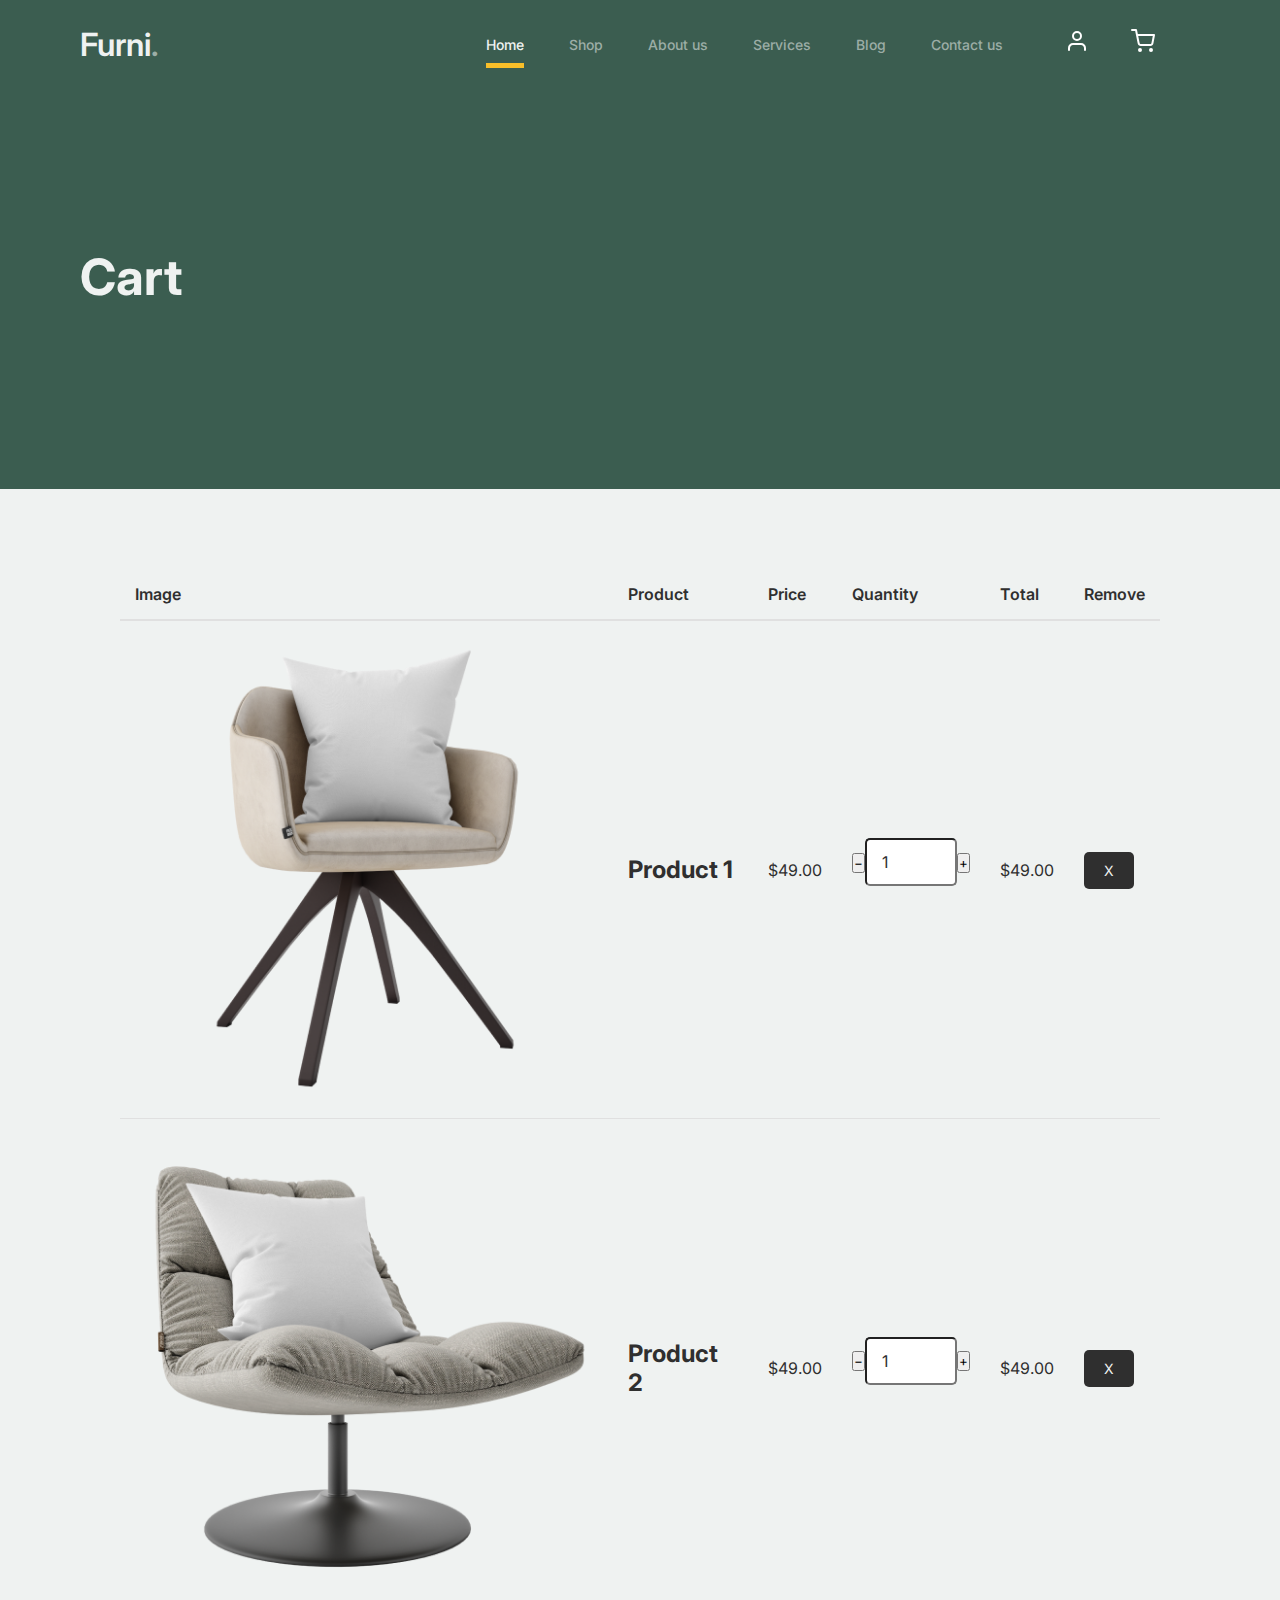
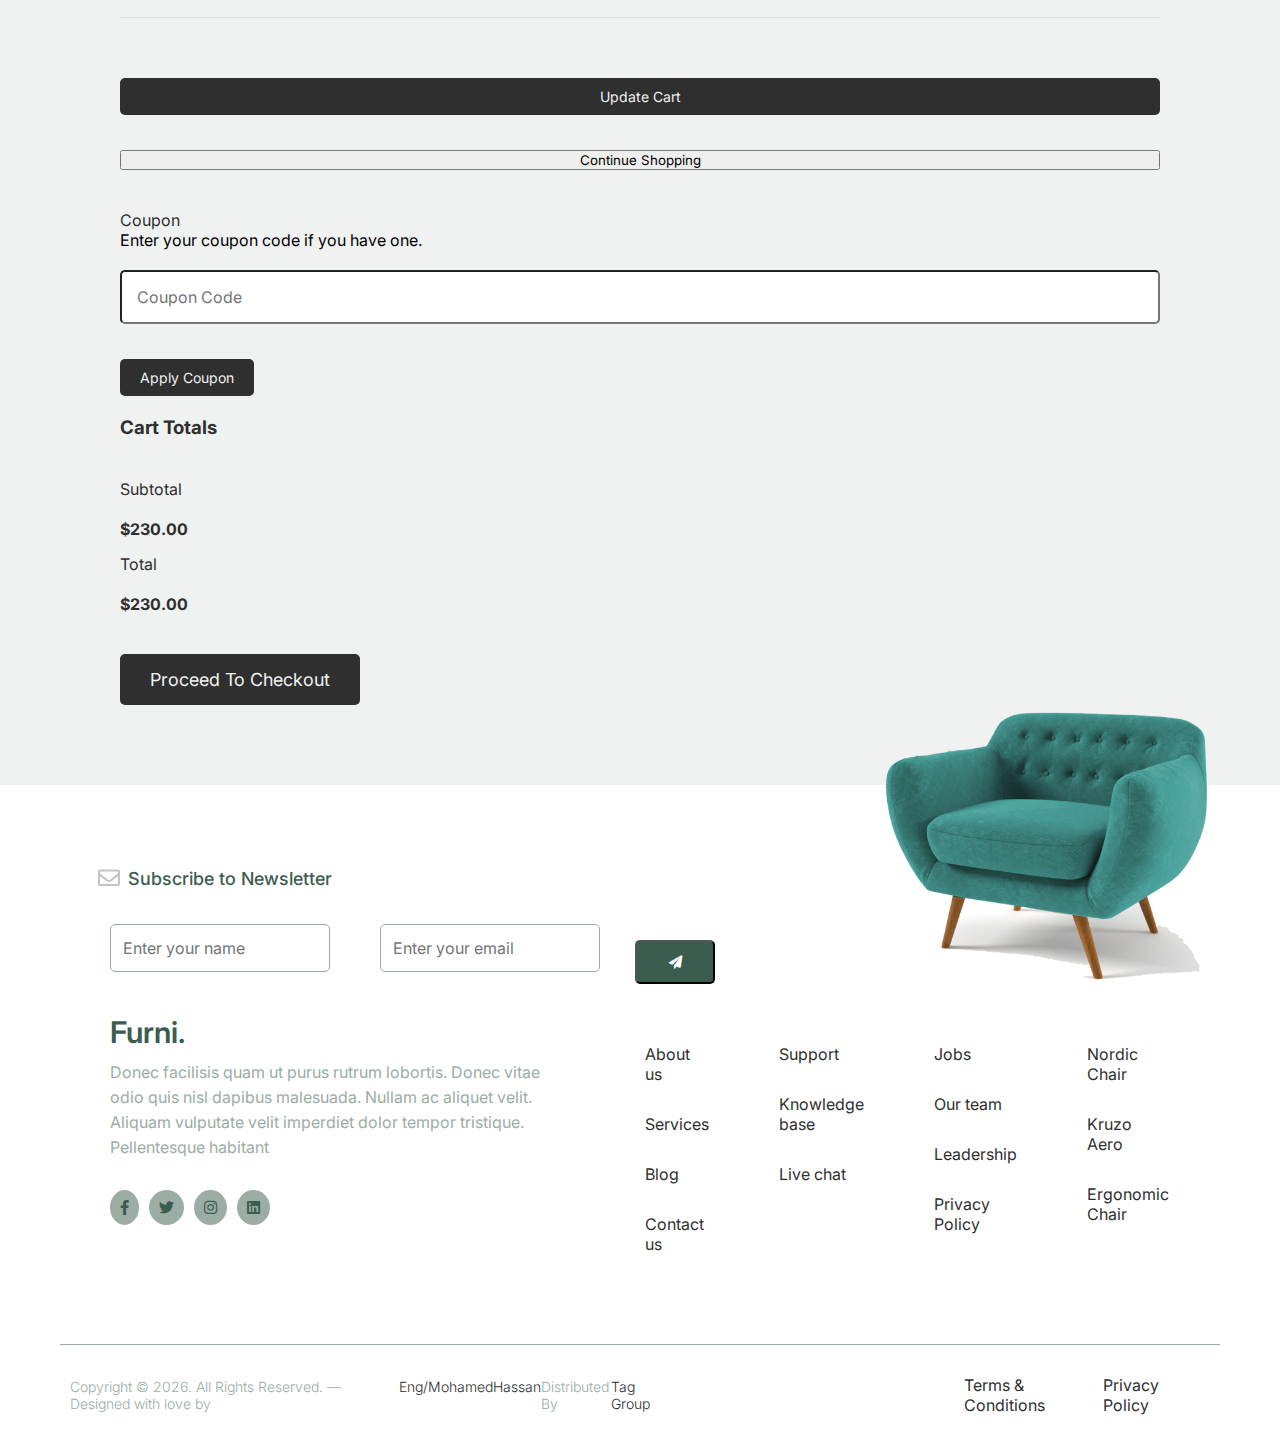
<file: cart.html>
<!doctype html>
<html lang="en">
<head>
	<meta charset="utf-8">
	<meta name="viewport" content="width=device-width, initial-scale=1, shrink-to-fit=no">
	<meta name="author" content="Untree.co">
	<style>
		@import url('https://fonts.googleapis.com/css2?family=BBH+Sans+Hegarty&family=Inter:ital,opsz,wght@0,14..32,100..900;1,14..32,100..900&family=Roboto:ital,wght@0,100..900;1,100..900&display=swap');
	</style>
	<link rel="shortcut icon" href="./images/favicon.png">
	<meta name="description" content="" />
	<meta name="keywords" content="furniture, interior design" />
	<link href="https://cdnjs.cloudflare.com/ajax/libs/font-awesome/6.0.0-beta3/css/all.min.css" rel="stylesheet">
	<link href="./style.css" rel="stylesheet">
	<title>Cart - Furni </title>
</head>

	<body>
	<!-- Start Header -->
	<header>
		<!-- Start Navigation -->
		<nav class="nav-bar">
			<div class="container">
				<div class="logo-side">
					<a class="header__logo" href="index.html">Furni<span>.</span></a>
					<button class="menu-toggle" type="button" aria-label="Toggle navigation">
						<span class="menu-toggle-icon"></span>
					</button>
				</div>

				<div class="nav-list" id="mainMenu">
					<ul class="header-menu ">
						<li class="nav-item-active">
							<a class="active" href="index.html">Home</a>
						</li>
						<li><a class="header__link" href="shop.html">Shop</a></li>
						<li><a class="header__link" href="about.html">About us</a></li>
						<li><a class="header__link" href="services.html">Services</a></li>
						<li><a class="header__link" href="blog.html">Blog</a></li>
						<li><a class="header__link" href="contact.html">Contact us</a></li>
					</ul>
					<ul class="header-right nav-list">
						<li><a class="header__link" href="#"><img src="images/user.svg"></a></li>
						<li><a class="header__link" href="cart.html"><img src="images/cart.svg"></a></li>
					</ul>
				</div>
			</div>

		</nav>
		<!-- End Navigation -->

		<!-- Start Hero Section -->
		<div class="hero-sec">
			<div class="container">
					<div class="text-hero">
						<h1>Cart</h1>	
					</div>
				
			</div>
		</div>
		<!-- End Hero Section -->
	</header>
	<!-- End Header -->


		

		<div class="untree_co-section before-footer-section">
            <div class="wrapper">
              <div class="flex-row mb-xl">
                <form class="grid-col-md-12" method="post">
                  <div class="site-blocks-table">
                    <table class="table">
                      <thead>
                        <tr>
                          <th class="product-thumbnail">Image</th>
                          <th class="product-name">Product</th>
                          <th class="product-price">Price</th>
                          <th class="product-quantity">Quantity</th>
                          <th class="product-total">Total</th>
                          <th class="product-remove">Remove</th>
                        </tr>
                      </thead>
                      <tbody>
                        <tr>
                          <td class="product-thumbnail">
                            <img src="images/product-1.png" alt="Image" class="responsive-image">
                          </td>
                          <td class="product-name">
                            <h2 class="h5 text-black">Product 1</h2>
                          </td>
                          <td>$49.00</td>
                          <td>
                            <div class="input-group mb-3 d-flex align-items-center quantity-wrapper" style="max-width: 120px;">
                              <div class="input-group-prepend">
                                <button class="button btn-outline-black decrease" type="button">&minus;</button>
                              </div>
                              <input type="text" class="input-field text-center quantity-amount" value="1" placeholder="" aria-label="Example text with button addon" aria-describedby="button-addon1">
                              <div class="input-group-append">
                                <button class="button btn-outline-black increase" type="button">&plus;</button>
                              </div>
                            </div>
        
                          </td>
                          <td>$49.00</td>
                          <td><a href="#" class="button btn-black btn-sm">X</a></td>
                        </tr>
        
                        <tr>
                          <td class="product-thumbnail">
                            <img src="images/product-2.png" alt="Image" class="responsive-image">
                          </td>
                          <td class="product-name">
                            <h2 class="h5 text-black">Product 2</h2>
                          </td>
                          <td>$49.00</td>
                          <td>
                            <div class="input-group mb-3 d-flex align-items-center quantity-wrapper" style="max-width: 120px;">
                              <div class="input-group-prepend">
                                <button class="button btn-outline-black decrease" type="button">&minus;</button>
                              </div>
                              <input type="text" class="input-field text-center quantity-amount" value="1" placeholder="" aria-label="Example text with button addon" aria-describedby="button-addon1">
                              <div class="input-group-append">
                                <button class="button btn-outline-black increase" type="button">&plus;</button>
                              </div>
                            </div>
        
                          </td>
                          <td>$49.00</td>
                          <td><a href="#" class="button btn-black btn-sm">X</a></td>
                        </tr>
                      </tbody>
                    </table>
                  </div>
                </form>
              </div>
        
              <div class="flex-row">
                <div class="grid-col-md-6">
                  <div class="flex-row mb-xl">
                    <div class="grid-col-md-6 mb-3 mb-md-0">
                      <button class="button btn-black btn-sm btn-block">Update Cart</button>
                    </div>
                    <div class="grid-col-md-6">
                      <button class="button btn-outline-black btn-sm btn-block">Continue Shopping</button>
                    </div>
                  </div>
                  <div class="flex-row">
                    <div class="grid-col-md-12">
                      <label class="text-black h4" for="coupon">Coupon</label>
                      <p>Enter your coupon code if you have one.</p>
                    </div>
                    <div class="grid-col-md-8 mb-3 mb-md-0">
                      <input type="text" class="input-field py-3" id="coupon" placeholder="Coupon Code">
                    </div>
                    <div class="grid-col-md-4">
                      <button class="button btn-black">Apply Coupon</button>
                    </div>
                  </div>
                </div>
                <div class="grid-col-md-6 pl-5">
                  <div class="flex-row justify-content-end">
                    <div class="grid-col-md-7">
                      <div class="flex-row">
                        <div class="grid-col-md-12 text-right border-bottom mb-xl">
                          <h3 class="text-black h4 text-uppercase">Cart Totals</h3>
                        </div>
                      </div>
                      <div class="flex-row mb-3">
                        <div class="grid-col-md-6">
                          <span class="text-black">Subtotal</span>
                        </div>
                        <div class="grid-col-md-6 text-right">
                          <strong class="text-black">$230.00</strong>
                        </div>
                      </div>
                      <div class="flex-row mb-xl">
                        <div class="grid-col-md-6">
                          <span class="text-black">Total</span>
                        </div>
                        <div class="grid-col-md-6 text-right">
                          <strong class="text-black">$230.00</strong>
                        </div>
                      </div>
        
                      <div class="flex-row">
                        <div class="grid-col-md-12">
                          <button class="button btn-black btn-lg py-3 btn-block" onclick="window.location='checkout.html'">Proceed To Checkout</button>
                        </div>
                      </div>
                    </div>
                  </div>
                </div>
              </div>
            </div>
          </div>
		
		  	<!-- Start Footer Section -->
	<footer  class="footer-section">
		<div class="footer">
			<div class="container">			
					<div class="subscription-section">
						<h3 class="subscription-title">
							<span class="mr-xs">
								<img src="images/envelope-outline.svg"
									alt="Image" class="responsive-image"></span>
									<span>Subscribe to Newsletter</span>
						</h3>
						<form action="#" class=" subscription-form">
							<div class="input-field">
								<input type="text" class="input-field" placeholder="Enter your name">
							</div>
							<div class="input-field">
								<input type="email" class="input-field" placeholder="Enter your email">
							</div>
							<div class="input-button">
								<button class="button button-primary">
									<span class="fa fa-paper-plane"></span>
								</button>
							</div>
						</form>

					</div>
				
				<div class="sofa-img">
				<img src="images/sofa.png" alt="Image" class="responsive-image">
			</div>
			</div>

			<div class="linkes">
				<div class="rows">
					<div class="row"><a href="#" class="footer-logo">Furni<span>.</span></a></div>
					<p class="row">Donec facilisis quam ut purus rutrum lobortis. Donec vitae odio quis nisl dapibus
						malesuada. Nullam ac aliquet velit. Aliquam vulputate velit imperdiet dolor tempor tristique.
						Pellentesque habitant</p>

					<ul class="icons">
						<li><a href="#"><span class="fa fa-brands fa-facebook-f"></span></a></li>
						<li><a href="#"><span class="fa fa-brands fa-twitter"></span></a></li>
						<li><a href="#"><span class="fa fa-brands fa-instagram"></span></a></li>
						<li><a href="#"><span class="fa fa-brands fa-linkedin"></span></a></li>
					</ul>
				</div>

				
					<div class="columns">
						<div class="column">
							<ul >
								<li><a href="#">About us</a></li>
								<li><a href="#">Services</a></li>
								<li><a href="#">Blog</a></li>
								<li><a href="#">Contact us</a></li>
							</ul>
						</div>

						<div class="column">
							<ul>
								<li><a href="#">Support</a></li>
								<li><a href="#">Knowledge base</a></li>
								<li><a href="#">Live chat</a></li>
							</ul>
						</div>

						<div class="column">
							<ul >
								<li><a href="#">Jobs</a></li>
								<li><a href="#">Our team</a></li>
								<li><a href="#">Leadership</a></li>
								<li><a href="#">Privacy Policy</a></li>
							</ul>
						</div>

						<div class="column">
							<ul >
								<li><a href="#">Nordic Chair</a></li>
								<li><a href="#">Kruzo Aero</a></li>
								<li><a href="#">Ergonomic Chair</a></li>
							</ul>
						</div>
					</div>
				

			</div>
			
			<div class=" copyright">
				<div class="container">
					<div class="text">
						<p class="">Copyright &copy;
							<script>document.write(new Date().getFullYear());</script>. All Rights Reserved. &mdash;
							Designed with love by <a href="https://github.com/TIGARR73/Furni">Eng/MohamedHassan</a> Distributed By <a
								hreff="https://github.com/TIGARR73/Furni">Tag Group</a>
						
						</p>
					</div>

					<div class="terms">
						<ul class="Terms">
							<li ><a href="#">Terms &amp; Conditions</a></li>
							<li><a href="#">Privacy Policy</a></li>
						</ul>
					</div>

				</div>
			</div>

		</div>
	</footer>
	<!-- End Footer Section -->


		<script src="js/tiny-slider.js"></script>
		<script src="js/custom.js"></script>
	</body>

</html>
</file>
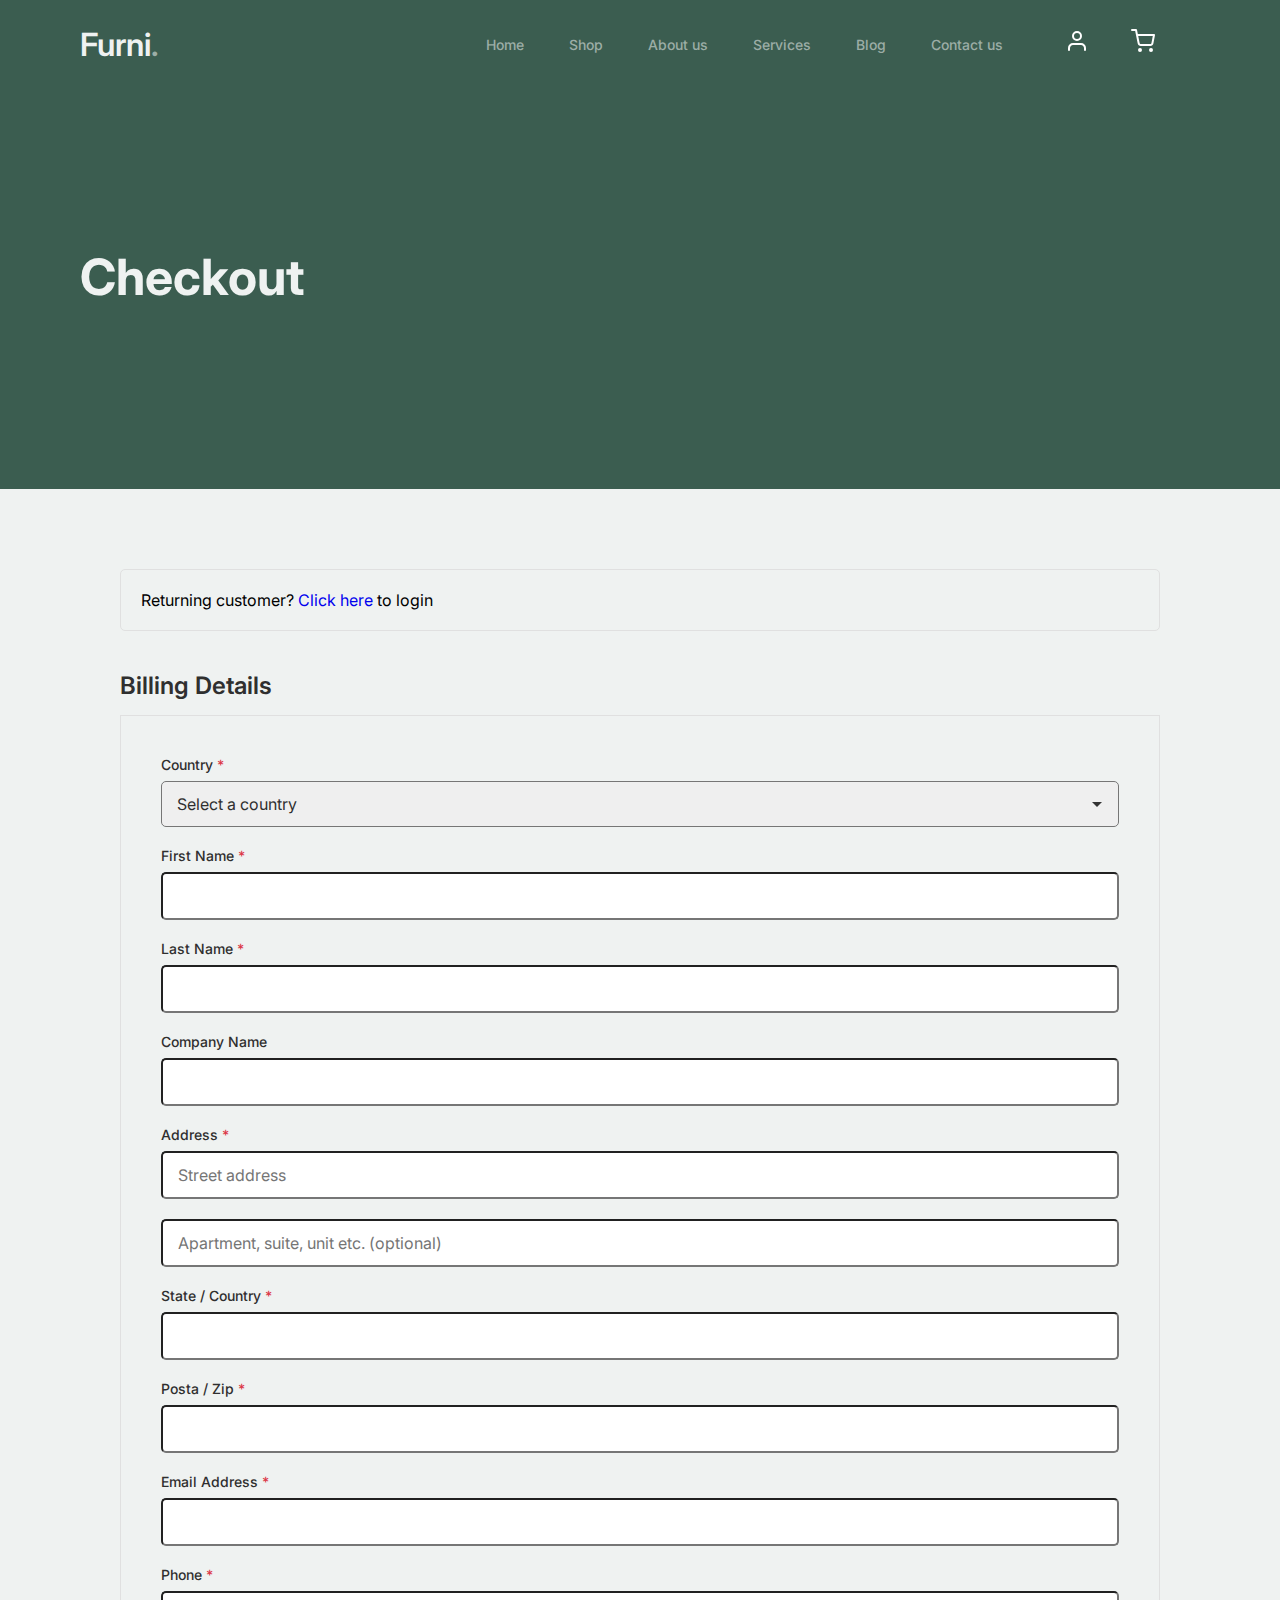
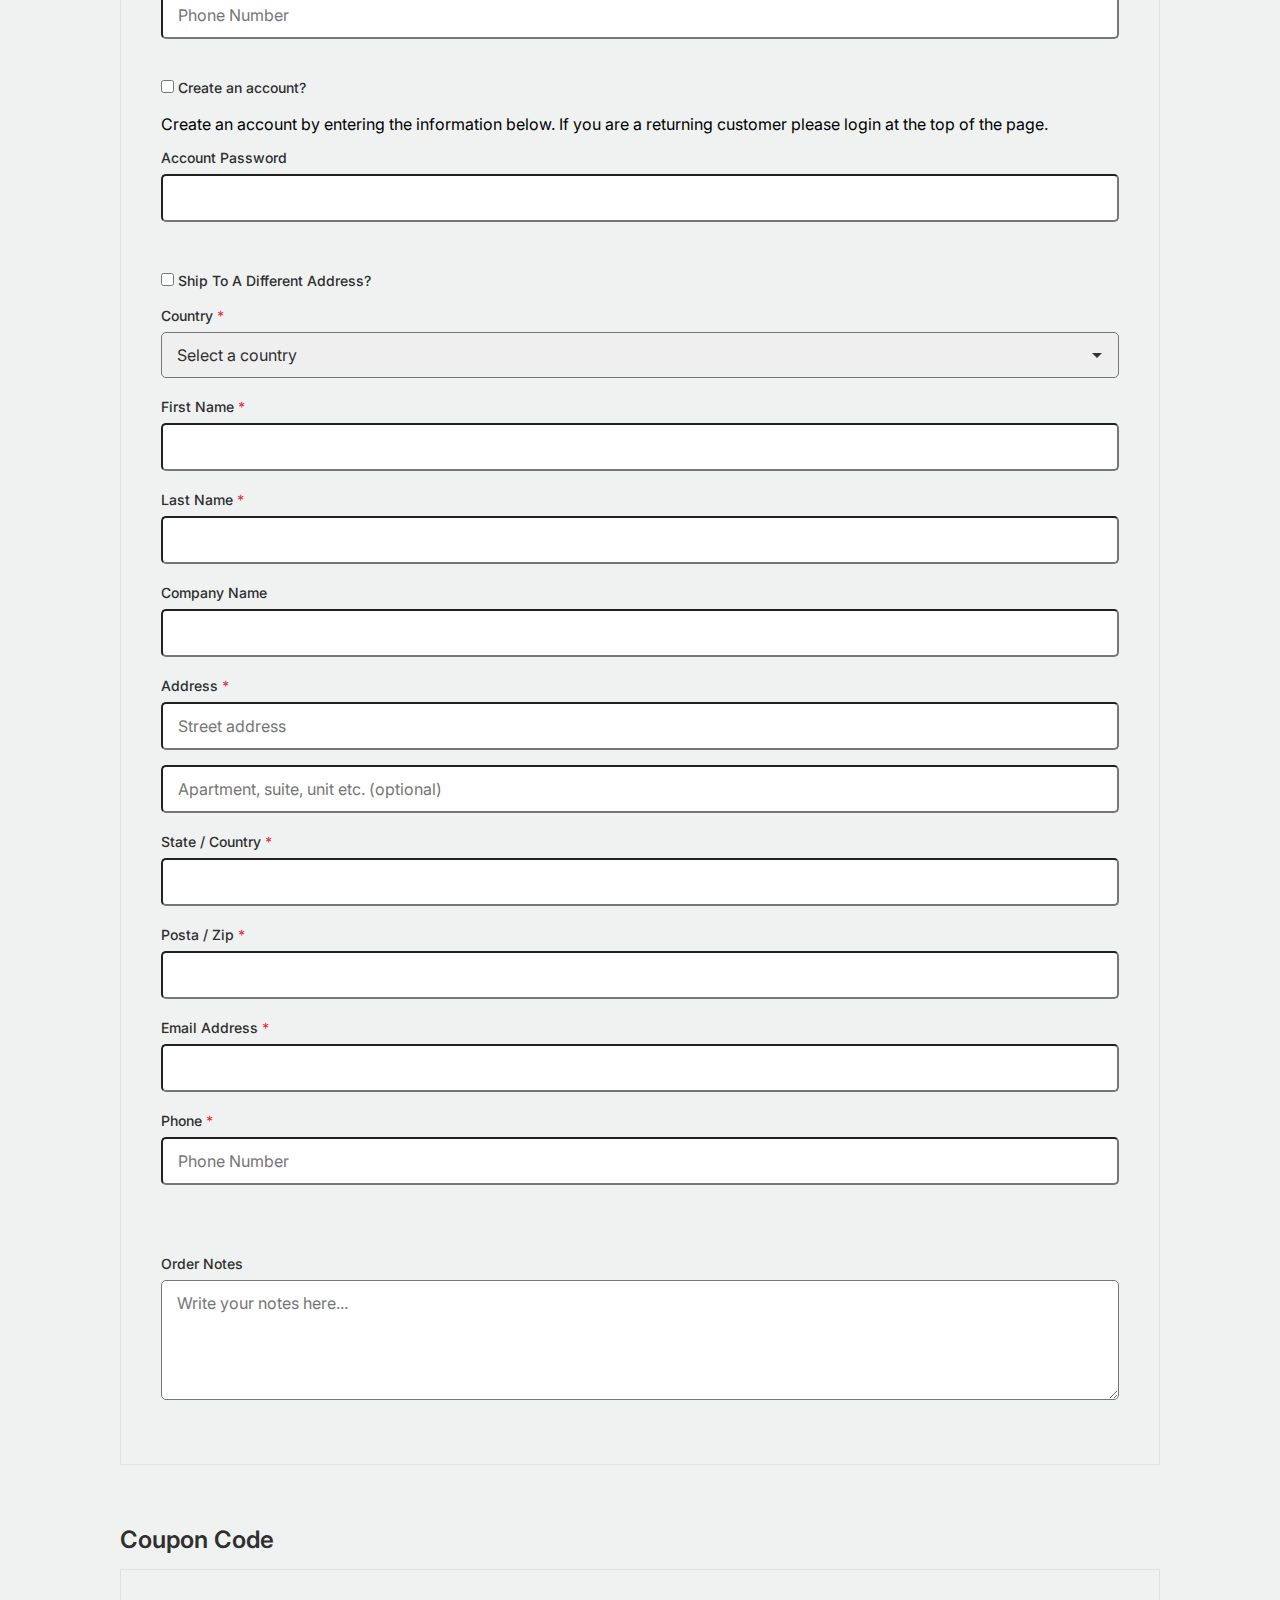
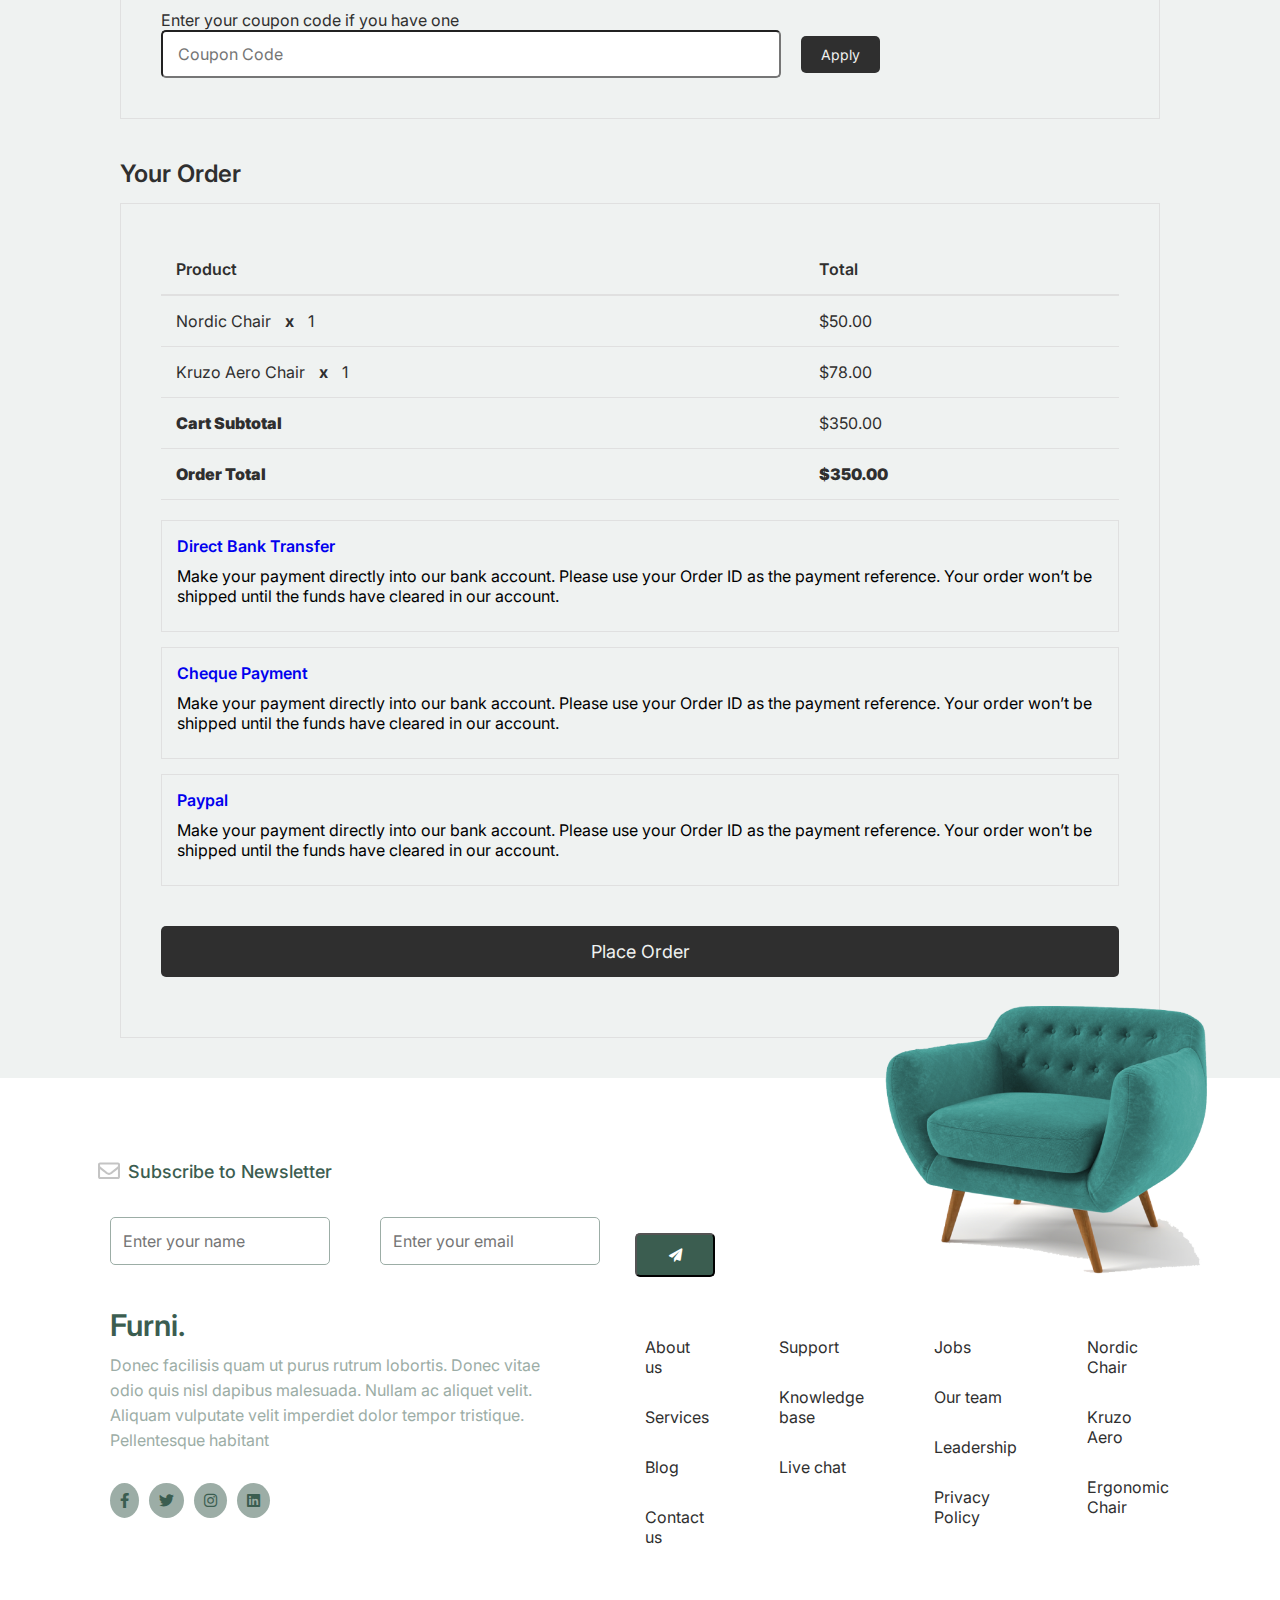
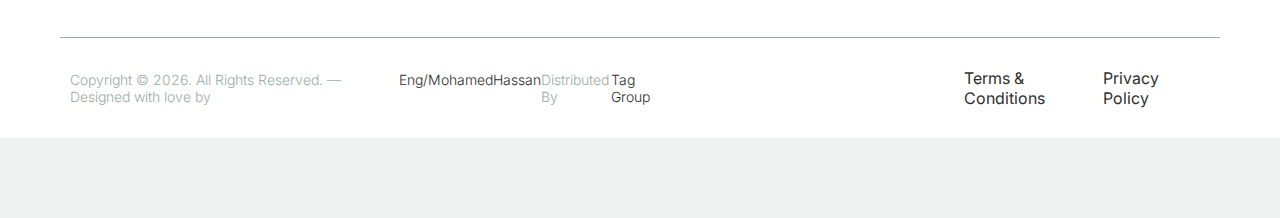
<file: checkout.html>
<!doctype html>
<html lang="en">
<head>
	<meta charset="utf-8">
	<meta name="viewport" content="width=device-width, initial-scale=1, shrink-to-fit=no">
	<meta name="author" content="Untree.co">
	<style>
		@import url('https://fonts.googleapis.com/css2?family=BBH+Sans+Hegarty&family=Inter:ital,opsz,wght@0,14..32,100..900;1,14..32,100..900&family=Roboto:ital,wght@0,100..900;1,100..900&display=swap');
	</style>
	<link rel="shortcut icon" href="./images/favicon.png">
	<meta name="description" content="" />
	<meta name="keywords" content="furniture, interior design" />
	<link href="https://cdnjs.cloudflare.com/ajax/libs/font-awesome/6.0.0-beta3/css/all.min.css" rel="stylesheet">
	<link href="./style.css" rel="stylesheet">
	<title>checkout - Furni </title>
</head>

	<body>
			<!-- Start Header -->
	<header>
		<!-- Start Navigation -->
		<nav class="nav-bar">
			<div class="container">
				<div class="logo-side">
					<a class="header__logo" href="index.html">Furni<span>.</span></a>
					<button class="menu-toggle" type="button" aria-label="Toggle navigation">
						<span class="menu-toggle-icon"></span>
					</button>
				</div>

				<div class="nav-list" id="mainMenu">
					<ul class="header-menu ">
						<li class="nav-item-active">
							<a class="header__link" href="index.html">Home</a>
						</li>
						<li><a class="header__link" href="shop.html">Shop</a></li>
						<li><a class="header__link" href="about.html">About us</a></li>
						<li><a class="header__link" href="services.html">Services</a></li>
						<li><a class="header__link" href="blog.html">Blog</a></li>
						<li><a class="header__link" href="contact.html">Contact us</a></li>
					</ul>
					<ul class="header-right nav-list">
						<li><a class="header__link" href="#"><img src="images/user.svg"></a></li>
						<li><a class="header__link" href="cart.html"><img src="images/cart.svg"></a></li>
					</ul>
				</div>
			</div>

		</nav>
		<!-- End Navigation -->

		<!-- Start Hero Section -->
		<div class="hero-sec">
			<div class="container">
					<div class="text-hero">
						<h1>Checkout</h1>
					</div>
					
			</div>
		</div>
		<!-- End Hero Section -->
	</header>
	<!-- End Header -->
	

		<section class="form">
		    <div class="wrapper">
		      <div class="flex-row mb-xl">
		        <div class="grid-col-md-12">
		          <div class="border p-4 rounded" role="alert">
		            Returning customer? <a href="#">Click here</a> to login
		          </div>
		        </div>
		      </div>
		      <div class="flex-row">
		        <div class="grid-col-md-6 mb-xl mb-md-0">
		          <h2 class="h3 mb-3 text-black">Billing Details</h2>
		          <div class="p-3 p-lg-5 border bg-white">
		            <div class="form-group">
		              <label for="c_country" class="text-black">Country <span class="text-danger">*</span></label>
		              <select id="c_country" class="input-field">
		                <option value="1">Select a country</option>    
		                <option value="2">bangladesh</option>    
		                <option value="3">Algeria</option>    
		                <option value="4">Afghanistan</option>    
		                <option value="5">Ghana</option>    
		                <option value="6">Albania</option>    
		                <option value="7">Bahrain</option>    
		                <option value="8">Colombia</option>    
		                <option value="9">Dominican Republic</option>    
		              </select>
		            </div>
		            <div class="form-group flex-row">
		              <div class="grid-col-md-6">
		                <label for="c_fname" class="text-black">First Name <span class="text-danger">*</span></label>
		                <input type="text" class="input-field" id="c_fname" name="c_fname">
		              </div>
		              <div class="grid-col-md-6">
		                <label for="c_lname" class="text-black">Last Name <span class="text-danger">*</span></label>
		                <input type="text" class="input-field" id="c_lname" name="c_lname">
		              </div>
		            </div>

		            <div class="form-group flex-row">
		              <div class="grid-col-md-12">
		                <label for="c_companyname" class="text-black">Company Name </label>
		                <input type="text" class="input-field" id="c_companyname" name="c_companyname">
		              </div>
		            </div>

		            <div class="form-group flex-row">
		              <div class="grid-col-md-12">
		                <label for="c_address" class="text-black">Address <span class="text-danger">*</span></label>
		                <input type="text" class="input-field" id="c_address" name="c_address" placeholder="Street address">
		              </div>
		            </div>

		            <div class="form-group mt-3">
		              <input type="text" class="input-field" placeholder="Apartment, suite, unit etc. (optional)">
		            </div>

		            <div class="form-group flex-row">
		              <div class="grid-col-md-6">
		                <label for="c_state_country" class="text-black">State / Country <span class="text-danger">*</span></label>
		                <input type="text" class="input-field" id="c_state_country" name="c_state_country">
		              </div>
		              <div class="grid-col-md-6">
		                <label for="c_postal_zip" class="text-black">Posta / Zip <span class="text-danger">*</span></label>
		                <input type="text" class="input-field" id="c_postal_zip" name="c_postal_zip">
		              </div>
		            </div>

		            <div class="form-group flex-row mb-xl">
		              <div class="grid-col-md-6">
		                <label for="c_email_address" class="text-black">Email Address <span class="text-danger">*</span></label>
		                <input type="text" class="input-field" id="c_email_address" name="c_email_address">
		              </div>
		              <div class="grid-col-md-6">
		                <label for="c_phone" class="text-black">Phone <span class="text-danger">*</span></label>
		                <input type="text" class="input-field" id="c_phone" name="c_phone" placeholder="Phone Number">
		              </div>
		            </div>

		            <div class="form-group">
		              <label for="c_create_account" class="text-black" data-bs-toggle="collapse" href="#create_an_account" role="button" aria-expanded="false" aria-controls="create_an_account"><input type="checkbox" value="1" id="c_create_account"> Create an account?</label>
		              <div class="collapse" id="create_an_account">
		                <div class="py-2 mb-lg">
		                  <p class="mb-3">Create an account by entering the information below. If you are a returning customer please login at the top of the page.</p>
		                  <div class="form-group">
		                    <label for="c_account_password" class="text-black">Account Password</label>
		                    <input type="email" class="input-field" id="c_account_password" name="c_account_password" placeholder="">
		                  </div>
		                </div>
		              </div>
		            </div>


		            <div class="form-group">
		              <label for="c_ship_different_address" class="text-black" data-bs-toggle="collapse" href="#ship_different_address" role="button" aria-expanded="false" aria-controls="ship_different_address"><input type="checkbox" value="1" id="c_ship_different_address"> Ship To A Different Address?</label>
		              <div class="collapse" id="ship_different_address">
		                <div class="py-2">

		                  <div class="form-group">
		                    <label for="c_diff_country" class="text-black">Country <span class="text-danger">*</span></label>
		                    <select id="c_diff_country" class="input-field">
		                      <option value="1">Select a country</option>    
		                      <option value="2">bangladesh</option>    
		                      <option value="3">Algeria</option>    
		                      <option value="4">Afghanistan</option>    
		                      <option value="5">Ghana</option>    
		                      <option value="6">Albania</option>    
		                      <option value="7">Bahrain</option>    
		                      <option value="8">Colombia</option>    
		                      <option value="9">Dominican Republic</option>    
		                    </select>
		                  </div>


		                  <div class="form-group flex-row">
		                    <div class="grid-col-md-6">
		                      <label for="c_diff_fname" class="text-black">First Name <span class="text-danger">*</span></label>
		                      <input type="text" class="input-field" id="c_diff_fname" name="c_diff_fname">
		                    </div>
		                    <div class="grid-col-md-6">
		                      <label for="c_diff_lname" class="text-black">Last Name <span class="text-danger">*</span></label>
		                      <input type="text" class="input-field" id="c_diff_lname" name="c_diff_lname">
		                    </div>
		                  </div>

		                  <div class="form-group flex-row">
		                    <div class="grid-col-md-12">
		                      <label for="c_diff_companyname" class="text-black">Company Name </label>
		                      <input type="text" class="input-field" id="c_diff_companyname" name="c_diff_companyname">
		                    </div>
		                  </div>

		                  <div class="form-group flex-row  mb-3">
		                    <div class="grid-col-md-12">
		                      <label for="c_diff_address" class="text-black">Address <span class="text-danger">*</span></label>
		                      <input type="text" class="input-field" id="c_diff_address" name="c_diff_address" placeholder="Street address">
		                    </div>
		                  </div>

		                  <div class="form-group">
		                    <input type="text" class="input-field" placeholder="Apartment, suite, unit etc. (optional)">
		                  </div>

		                  <div class="form-group flex-row">
		                    <div class="grid-col-md-6">
		                      <label for="c_diff_state_country" class="text-black">State / Country <span class="text-danger">*</span></label>
		                      <input type="text" class="input-field" id="c_diff_state_country" name="c_diff_state_country">
		                    </div>
		                    <div class="grid-col-md-6">
		                      <label for="c_diff_postal_zip" class="text-black">Posta / Zip <span class="text-danger">*</span></label>
		                      <input type="text" class="input-field" id="c_diff_postal_zip" name="c_diff_postal_zip">
		                    </div>
		                  </div>

		                  <div class="form-group flex-row mb-xl">
		                    <div class="grid-col-md-6">
		                      <label for="c_diff_email_address" class="text-black">Email Address <span class="text-danger">*</span></label>
		                      <input type="text" class="input-field" id="c_diff_email_address" name="c_diff_email_address">
		                    </div>
		                    <div class="grid-col-md-6">
		                      <label for="c_diff_phone" class="text-black">Phone <span class="text-danger">*</span></label>
		                      <input type="text" class="input-field" id="c_diff_phone" name="c_diff_phone" placeholder="Phone Number">
		                    </div>
		                  </div>

		                </div>

		              </div>
		            </div>

		            <div class="form-group">
		              <label for="c_order_notes" class="text-black">Order Notes</label>
		              <textarea name="c_order_notes" id="c_order_notes" cols="30" flex-rows="5" class="input-field" placeholder="Write your notes here..."></textarea>
		            </div>

		          </div>
		        </div>
		        <div class="grid-col-md-6">

		          <div class="flex-row mb-xl">
		            <div class="grid-col-md-12">
		              <h2 class="h3 mb-3 text-black">Coupon Code</h2>
		              <div class="p-3 p-lg-5 border bg-white">

		                <label for="c_code" class="text-black mb-3">Enter your coupon code if you have one</label>
		                <div class="input-group w-75 couponcode-wrap">
		                  <input type="text" class="input-field me-2" id="c_code" placeholder="Coupon Code" aria-label="Coupon Code" aria-describedby="button-addon2">
		                  <div class="input-group-append">
		                    <button class="button btn-black btn-sm" type="button" id="button-addon2">Apply</button>
		                  </div>
		                </div>

		              </div>
		            </div>
		          </div>

		          <div class="flex-row mb-xl">
		            <div class="grid-col-md-12">
		              <h2 class="h3 mb-3 text-black">Your Order</h2>
		              <div class="p-3 p-lg-5 border bg-white">
		                <table class="table site-block-order-table mb-xl">
		                  <thead>
		                    <th>Product</th>
		                    <th>Total</th>
		                  </thead>
		                  <tbody>
		                    <tr>
		                      <td>Nordic Chair <strong class="mx-2">x</strong> 1</td>
		                      <td>$50.00</td>
		                    </tr>
		                    <tr>
		                      <td>Kruzo Aero Chair <strong class="mx-2">x</strong>   1</td>
		                      <td>$78.00</td>
		                    </tr>
		                    <tr>
		                      <td class="text-black font-weight-bold"><strong>Cart Subtotal</strong></td>
		                      <td class="text-black">$350.00</td>
		                    </tr>
		                    <tr>
		                      <td class="text-black font-weight-bold"><strong>Order Total</strong></td>
		                      <td class="text-black font-weight-bold"><strong>$350.00</strong></td>
		                    </tr>
		                  </tbody>
		                </table>

		                <div class="border p-3 mb-3">
		                  <h3 class="h6 mb-0"><a class="d-block" data-bs-toggle="collapse" href="#collapsebank" role="button" aria-expanded="false" aria-controls="collapsebank">Direct Bank Transfer</a></h3>

		                  <div class="collapse" id="collapsebank">
		                    <div class="py-2">
		                      <p class="mb-0">Make your payment directly into our bank account. Please use your Order ID as the payment reference. Your order won’t be shipped until the funds have cleared in our account.</p>
		                    </div>
		                  </div>
		                </div>

		                <div class="border p-3 mb-3">
		                  <h3 class="h6 mb-0"><a class="d-block" data-bs-toggle="collapse" href="#collapsecheque" role="button" aria-expanded="false" aria-controls="collapsecheque">Cheque Payment</a></h3>

		                  <div class="collapse" id="collapsecheque">
		                    <div class="py-2">
		                      <p class="mb-0">Make your payment directly into our bank account. Please use your Order ID as the payment reference. Your order won’t be shipped until the funds have cleared in our account.</p>
		                    </div>
		                  </div>
		                </div>

		                <div class="border p-3 mb-xl">
		                  <h3 class="h6 mb-0"><a class="d-block" data-bs-toggle="collapse" href="#collapsepaypal" role="button" aria-expanded="false" aria-controls="collapsepaypal">Paypal</a></h3>

		                  <div class="collapse" id="collapsepaypal">
		                    <div class="py-2">
		                      <p class="mb-0">Make your payment directly into our bank account. Please use your Order ID as the payment reference. Your order won’t be shipped until the funds have cleared in our account.</p>
		                    </div>
		                  </div>
		                </div>

		                <div class="form-group">
		                  <button class="button btn-black btn-lg py-3 btn-block" onclick="window.location='thankyou.html'">Place Order</button>
		                </div>

		              </div>
		            </div>
		          </div>

		        </div>
		      </div>
		      <!-- </form> -->
		    </div>
		  </س>

		
	<!-- Start Footer Section -->
	<footer  class="footer-section">
		<div class="footer">
			<div class="container">			
					<div class="subscription-section">
						<h3 class="subscription-title">
							<span class="mr-xs">
								<img src="images/envelope-outline.svg"
									alt="Image" class="responsive-image"></span>
									<span>Subscribe to Newsletter</span>
						</h3>
						<form action="#" class=" subscription-form">
							<div class="input-field">
								<input type="text" class="input-field" placeholder="Enter your name">
							</div>
							<div class="input-field">
								<input type="email" class="input-field" placeholder="Enter your email">
							</div>
							<div class="input-button">
								<button class="button button-primary">
									<span class="fa fa-paper-plane"></span>
								</button>
							</div>
						</form>

					</div>
				
				<div class="sofa-img">
				<img src="images/sofa.png" alt="Image" class="responsive-image">
			</div>
			</div>

			<div class="linkes">
				<div class="rows">
					<div class="row"><a href="#" class="footer-logo">Furni<span>.</span></a></div>
					<p class="row">Donec facilisis quam ut purus rutrum lobortis. Donec vitae odio quis nisl dapibus
						malesuada. Nullam ac aliquet velit. Aliquam vulputate velit imperdiet dolor tempor tristique.
						Pellentesque habitant</p>

					<ul class="icons">
						<li><a href="#"><span class="fa fa-brands fa-facebook-f"></span></a></li>
						<li><a href="#"><span class="fa fa-brands fa-twitter"></span></a></li>
						<li><a href="#"><span class="fa fa-brands fa-instagram"></span></a></li>
						<li><a href="#"><span class="fa fa-brands fa-linkedin"></span></a></li>
					</ul>
				</div>

				
					<div class="columns">
						<div class="column">
							<ul >
								<li><a href="#">About us</a></li>
								<li><a href="#">Services</a></li>
								<li><a href="#">Blog</a></li>
								<li><a href="#">Contact us</a></li>
							</ul>
						</div>

						<div class="column">
							<ul>
								<li><a href="#">Support</a></li>
								<li><a href="#">Knowledge base</a></li>
								<li><a href="#">Live chat</a></li>
							</ul>
						</div>

						<div class="column">
							<ul >
								<li><a href="#">Jobs</a></li>
								<li><a href="#">Our team</a></li>
								<li><a href="#">Leadership</a></li>
								<li><a href="#">Privacy Policy</a></li>
							</ul>
						</div>

						<div class="column">
							<ul >
								<li><a href="#">Nordic Chair</a></li>
								<li><a href="#">Kruzo Aero</a></li>
								<li><a href="#">Ergonomic Chair</a></li>
							</ul>
						</div>
					</div>
				

			</div>
			
			<div class=" copyright">
				<div class="container">
					<div class="text">
						<p class="">Copyright &copy;
							<script>document.write(new Date().getFullYear());</script>. All Rights Reserved. &mdash;
							Designed with love by <a href="https://github.com/TIGARR73/Furni">Eng/MohamedHassan</a> Distributed By <a
								hreff="https://github.com/TIGARR73/Furni">Tag Group</a>
						
						</p>
					</div>

					<div class="terms">
						<ul class="Terms">
							<li ><a href="#">Terms &amp; Conditions</a></li>
							<li><a href="#">Privacy Policy</a></li>
						</ul>
					</div>

				</div>
			</div>

		</div>
	</footer>
	<!-- End Footer Section -->


		<script src="js/tiny-slider.js"></script>
		<script src="js/custom.js"></script>
	</body>

</html>
</file>
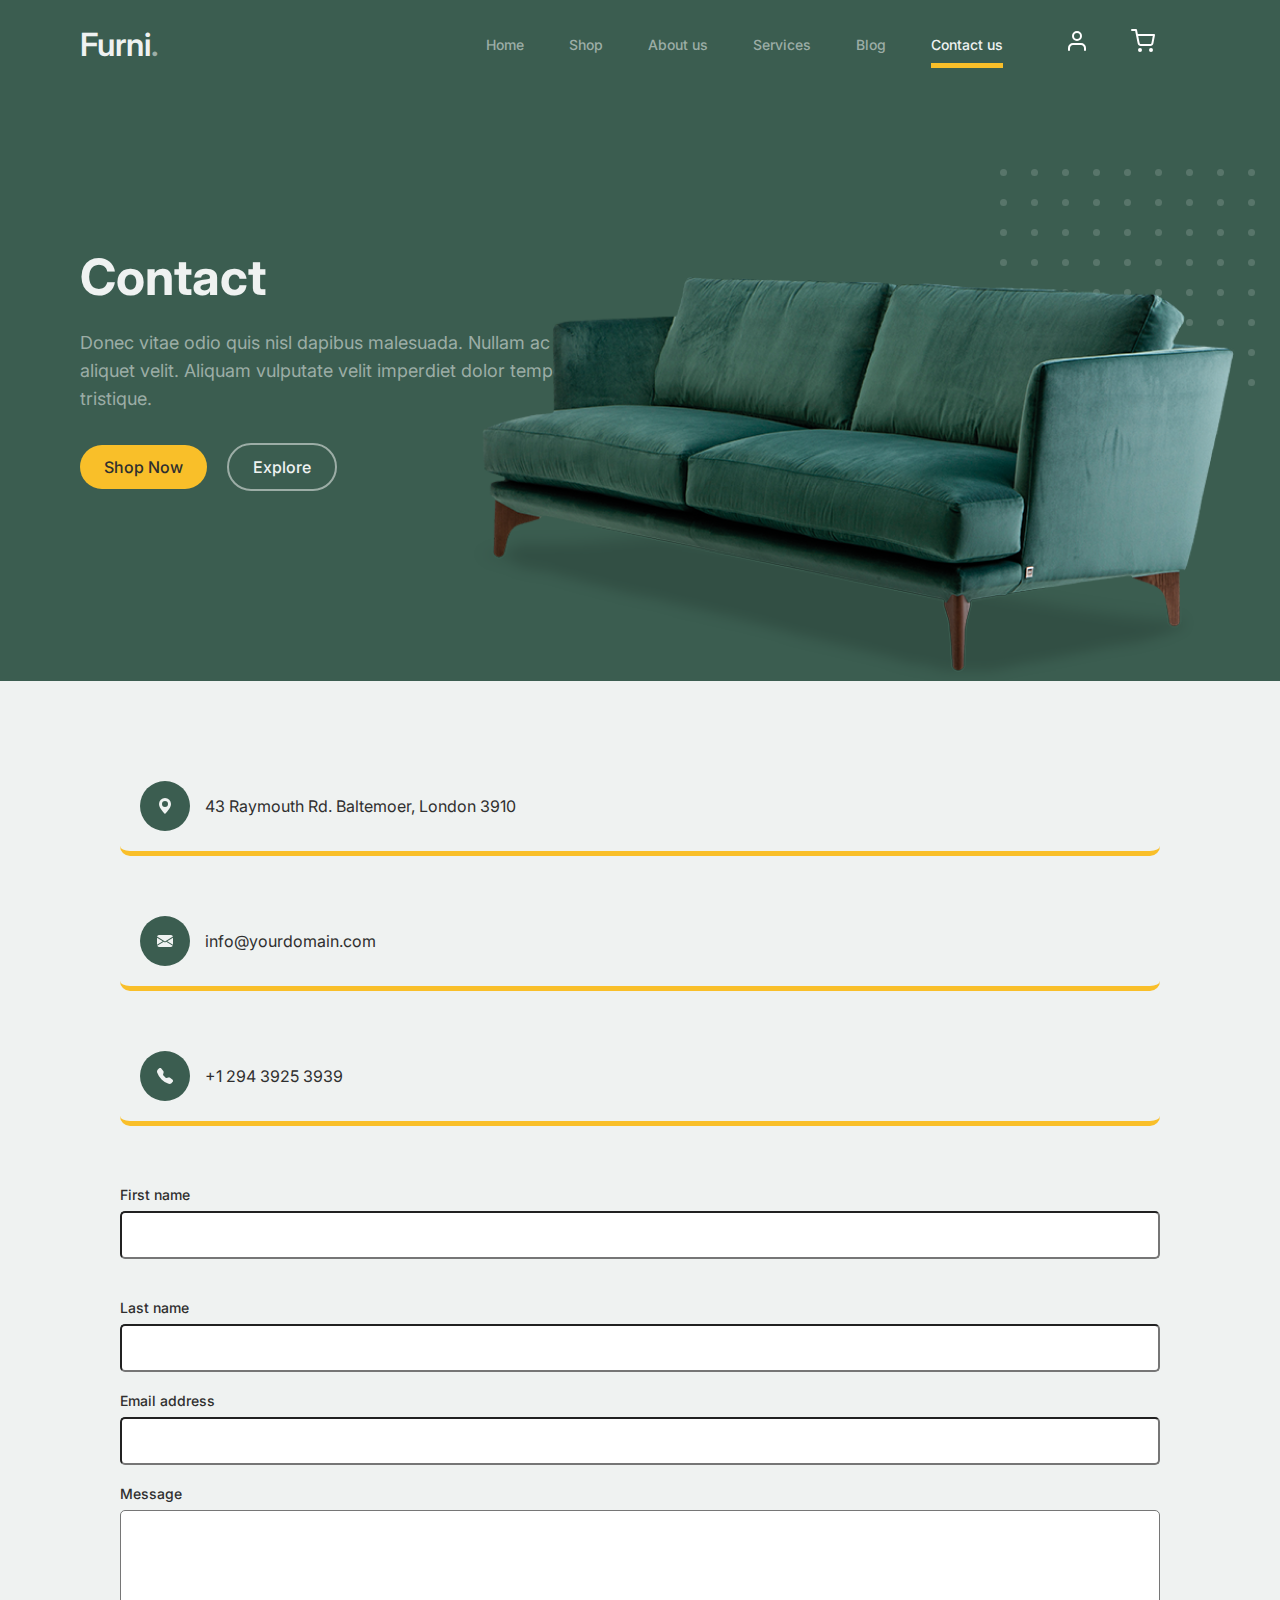
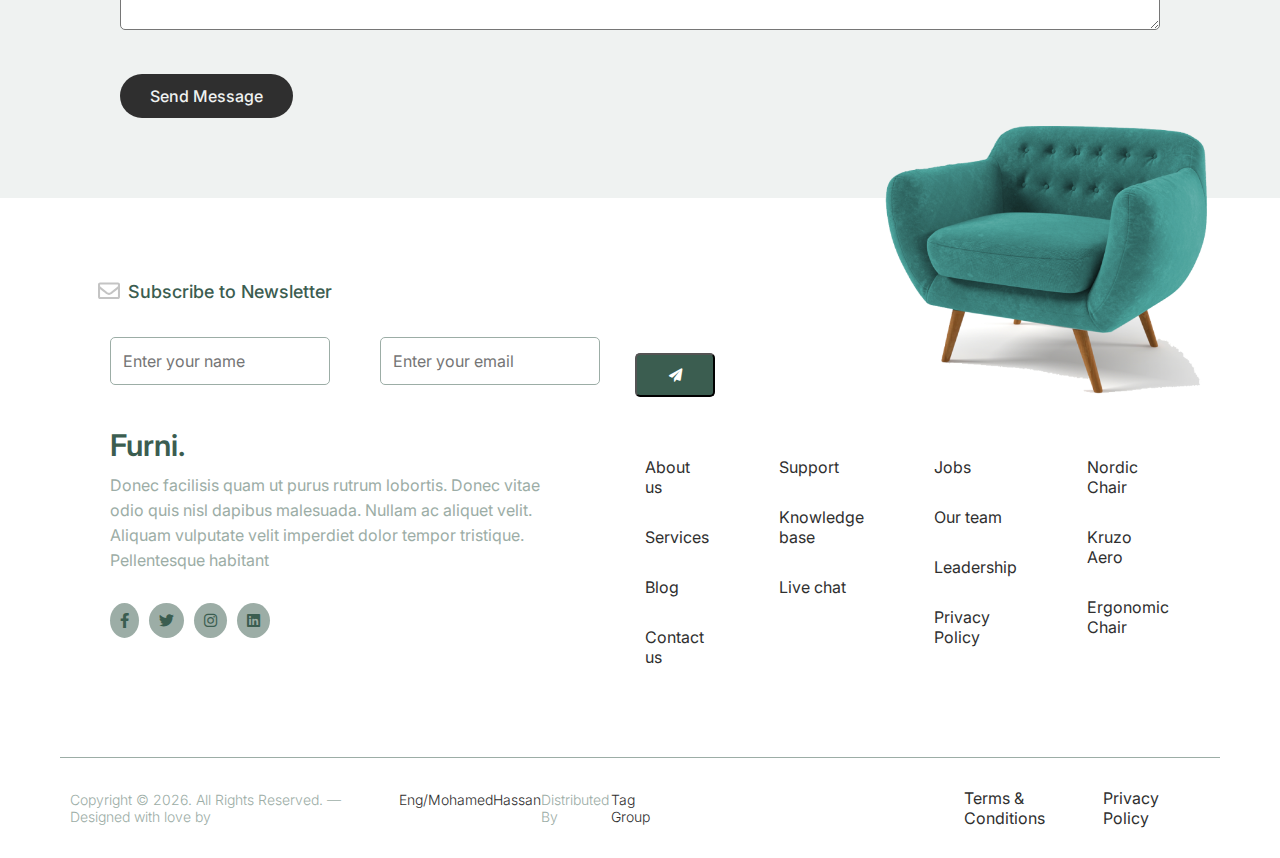
<file: contact.html>
<!doctype html>
<html lang="en">
	<head>
	<meta charset="utf-8">
	<meta name="viewport" content="width=device-width, initial-scale=1, shrink-to-fit=no">
	<meta name="author" content="Untree.co">
	<style>
		@import url('https://fonts.googleapis.com/css2?family=BBH+Sans+Hegarty&family=Inter:ital,opsz,wght@0,14..32,100..900;1,14..32,100..900&family=Roboto:ital,wght@0,100..900;1,100..900&display=swap');
	</style>
	<link rel="shortcut icon" href="./images/favicon.png">
	<meta name="description" content="" />
	<meta name="keywords" content="furniture, interior design" />
	<link href="https://cdnjs.cloudflare.com/ajax/libs/font-awesome/6.0.0-beta3/css/all.min.css" rel="stylesheet">
	<link href="./style.css" rel="stylesheet">
	<title> Contact Us - Furni </title>
</head>

	<body>

			<!-- Start Header -->
	<header>
		<!-- Start Navigation -->
		<nav class="nav-bar">
			<div class="container">
				<div class="logo-side">
					<a class="header__logo" href="index.html">Furni<span>.</span></a>
					<button class="menu-toggle" type="button" aria-label="Toggle navigation">
						<span class="menu-toggle-icon"></span>
					</button>
				</div>

				<div class="nav-list" id="mainMenu">
					<ul class="header-menu ">
						<li class="nav-item-active">
							<a class="header__link" href="index.html">Home</a>
						</li>
						<li><a class="header__link" href="shop.html">Shop</a></li>
						<li><a class="header__link" href="about.html">About us</a></li>
						<li><a class="header__link" href="services.html">Services</a></li>
						<li><a class="header__link" href="blog.html">Blog</a></li>
						<li><a class="header__link active" href="contact.html">Contact us</a></li>
					</ul>
					<ul class="header-right nav-list">
						<li><a class="header__link" href="#"><img src="images/user.svg"></a></li>
						<li><a class="header__link" href="cart.html"><img src="images/cart.svg"></a></li>
					</ul>
				</div>
			</div>

		</nav>
		<!-- End Navigation -->

		<!-- Start Hero Section -->
		<div class="hero-sec">
			<div class="container">
					<div class="text-hero">
						<h1>Contact</h1>
						<p class="">Donec vitae odio quis nisl dapibus malesuada. Nullam ac aliquet velit. Aliquam
							vulputate velit imperdiet dolor tempor tristique.</p>
						<p><a href="" class="button">Shop Now</a><a href="#" class="button button-outline">Explore</a>
						</p>
					</div>
					<div class="hero__image">
						<img src="images/dots-light.svg" >


						<img src="images/couch.png" >
					</div>
			</div>
		</div>
		<!-- End Hero Section -->
	</header>
	<!-- End Header -->
	
		
		<!-- Start Contact Form -->
		<div class="untree_co-section">
      	<div class="wrapper">

        <div class="block">
          <div class="flex-row justify-content-center">


            <div class="grid-col-md-8 grid-col-lg-8 pb-4">


              <div class="flex-row mb-xl">
                <div class="grid-col-lg-4">
                  <div  class="service no-shadow align-items-center link horizontal d-flex active" data-aos="fade-left" data-aos-delay="0">
                    <div class="service-icon color-1 mb-lg">
                      <svg xmlns="http://www.w3.org/2000/svg" width="16" height="16" fill="currentColor" class="bi bi-geo-alt-fill" viewBox="0 0 16 16">
                        <path d="M8 16s6-5.686 6-10A6 6 0 0 0 2 6c0 4.314 6 10 6 10zm0-7a3 3 0 1 1 0-6 3 3 0 0 1 0 6z"/>
                      </svg>
                    </div> <!-- /.icon -->
                    <div class="service-contents">
                      <p>43 Raymouth Rd. Baltemoer, London 3910</p>
                    </div> <!-- /.service-contents-->
                  </div> <!-- /.service -->
                </div>

                <div class="grid-col-lg-4">
                  <div  class="service no-shadow align-items-center link horizontal d-flex active" data-aos="fade-left" data-aos-delay="0">
                    <div class="service-icon color-1 mb-lg">
                      <svg xmlns="http://www.w3.org/2000/svg" width="16" height="16" fill="currentColor" class="bi bi-envelope-fill" viewBox="0 0 16 16">
                        <path d="M.05 3.555A2 2 0 0 1 2 2h12a2 2 0 0 1 1.95 1.555L8 8.414.05 3.555zM0 4.697v7.104l5.803-3.558L0 4.697zM6.761 8.83l-6.57 4.027A2 2 0 0 0 2 14h12a2 2 0 0 0 1.808-1.144l-6.57-4.027L8 9.586l-1.239-.757zm3.436-.586L16 11.801V4.697l-5.803 3.546z"/>
                      </svg>
                    </div> <!-- /.icon -->
                    <div class="service-contents">
                      <p>info@yourdomain.com</p>
                    </div> <!-- /.service-contents-->
                  </div> <!-- /.service -->
                </div>

                <div class="grid-col-lg-4">
                  <div  class="service no-shadow align-items-center link horizontal d-flex active" data-aos="fade-left" data-aos-delay="0">
                    <div class="service-icon color-1 mb-lg">
                      <svg xmlns="http://www.w3.org/2000/svg" width="16" height="16" fill="currentColor" class="bi bi-telephone-fill" viewBox="0 0 16 16">
                        <path fill-rule="evenodd" d="M1.885.511a1.745 1.745 0 0 1 2.61.163L6.29 2.98c.329.423.445.974.315 1.494l-.547 2.19a.678.678 0 0 0 .178.643l2.457 2.457a.678.678 0 0 0 .644.178l2.189-.547a1.745 1.745 0 0 1 1.494.315l2.306 1.794c.829.645.905 1.87.163 2.611l-1.034 1.034c-.74.74-1.846 1.065-2.877.702a18.634 18.634 0 0 1-7.01-4.42 18.634 18.634 0 0 1-4.42-7.009c-.362-1.03-.037-2.137.703-2.877L1.885.511z"/>
                      </svg>
                    </div> <!-- /.icon -->
                    <div class="service-contents">
                      <p>+1 294 3925 3939</p>
                    </div> <!-- /.service-contents-->
                  </div> <!-- /.service -->
                </div>
              </div>

              <form>
                <div class="flex-row">
                  <div class="grid-col-6">
                    <div class="form-group">
                      <label class="text-black" for="fname">First name</label>
                      <input type="text" class="input-field" id="fname">
                    </div>
                  </div>
                  <div class="grid-col-6">
                    <div class="form-group">
                      <label class="text-black" for="lname">Last name</label>
                      <input type="text" class="input-field" id="lname">
                    </div>
                  </div>
                </div>
                <div class="form-group">
                  <label class="text-black" for="email">Email address</label>
                  <input type="email" class="input-field" id="email">
                </div>

                <div class="form-group mb-xl">
                  <label class="text-black" for="message">Message</label>
                  <textarea name="" class="input-field" id="message" cols="30" flex-rows="5"></textarea>
                </div>

                <button type="submit" class="button btn-primary-hover-outline">Send Message</button>
              </form>

            </div>

          </div>

        </div>

      </div>


    </div>
  </div>

  <!-- End Contact Form -->

		
	<!-- Start Footer Section -->
	<footer  class="footer-section">
		<div class="footer">
			<div class="container">			
					<div class="subscription-section">
						<h3 class="subscription-title">
							<span class="mr-xs">
								<img src="images/envelope-outline.svg"
									alt="Image" class="responsive-image"></span>
									<span>Subscribe to Newsletter</span>
						</h3>
						<form action="#" class=" subscription-form">
							<div class="input-field">
								<input type="text" class="input-field" placeholder="Enter your name">
							</div>
							<div class="input-field">
								<input type="email" class="input-field" placeholder="Enter your email">
							</div>
							<div class="input-button">
								<button class="button button-primary">
									<span class="fa fa-paper-plane"></span>
								</button>
							</div>
						</form>

					</div>
				
				<div class="sofa-img">
				<img src="images/sofa.png" alt="Image" class="responsive-image">
			</div>
			</div>

			<div class="linkes">
				<div class="rows">
					<div class="row"><a href="#" class="footer-logo">Furni<span>.</span></a></div>
					<p class="row">Donec facilisis quam ut purus rutrum lobortis. Donec vitae odio quis nisl dapibus
						malesuada. Nullam ac aliquet velit. Aliquam vulputate velit imperdiet dolor tempor tristique.
						Pellentesque habitant</p>

					<ul class="icons">
						<li><a href="#"><span class="fa fa-brands fa-facebook-f"></span></a></li>
						<li><a href="#"><span class="fa fa-brands fa-twitter"></span></a></li>
						<li><a href="#"><span class="fa fa-brands fa-instagram"></span></a></li>
						<li><a href="#"><span class="fa fa-brands fa-linkedin"></span></a></li>
					</ul>
				</div>

				
					<div class="columns">
						<div class="column">
							<ul >
								<li><a href="#">About us</a></li>
								<li><a href="#">Services</a></li>
								<li><a href="#">Blog</a></li>
								<li><a href="#">Contact us</a></li>
							</ul>
						</div>

						<div class="column">
							<ul>
								<li><a href="#">Support</a></li>
								<li><a href="#">Knowledge base</a></li>
								<li><a href="#">Live chat</a></li>
							</ul>
						</div>

						<div class="column">
							<ul >
								<li><a href="#">Jobs</a></li>
								<li><a href="#">Our team</a></li>
								<li><a href="#">Leadership</a></li>
								<li><a href="#">Privacy Policy</a></li>
							</ul>
						</div>

						<div class="column">
							<ul >
								<li><a href="#">Nordic Chair</a></li>
								<li><a href="#">Kruzo Aero</a></li>
								<li><a href="#">Ergonomic Chair</a></li>
							</ul>
						</div>
					</div>
				

			</div>
			
			<div class=" copyright">
				<div class="container">
					<div class="text">
						<p class="">Copyright &copy;
							<script>document.write(new Date().getFullYear());</script>. All Rights Reserved. &mdash;
							Designed with love by <a href="https://github.com/TIGARR73/Furni">Eng/MohamedHassan</a> Distributed By <a
								hreff="https://github.com/TIGARR73/Furni">Tag Group</a>
						
						</p>
					</div>

					<div class="terms">
						<ul class="Terms">
							<li ><a href="#">Terms &amp; Conditions</a></li>
							<li><a href="#">Privacy Policy</a></li>
						</ul>
					</div>

				</div>
			</div>

		</div>
	</footer>
	<!-- End Footer Section -->



		<script src="js/tiny-slider.js"></script>
		<script src="js/custom.js"></script>
	</body>

</html>
</file>
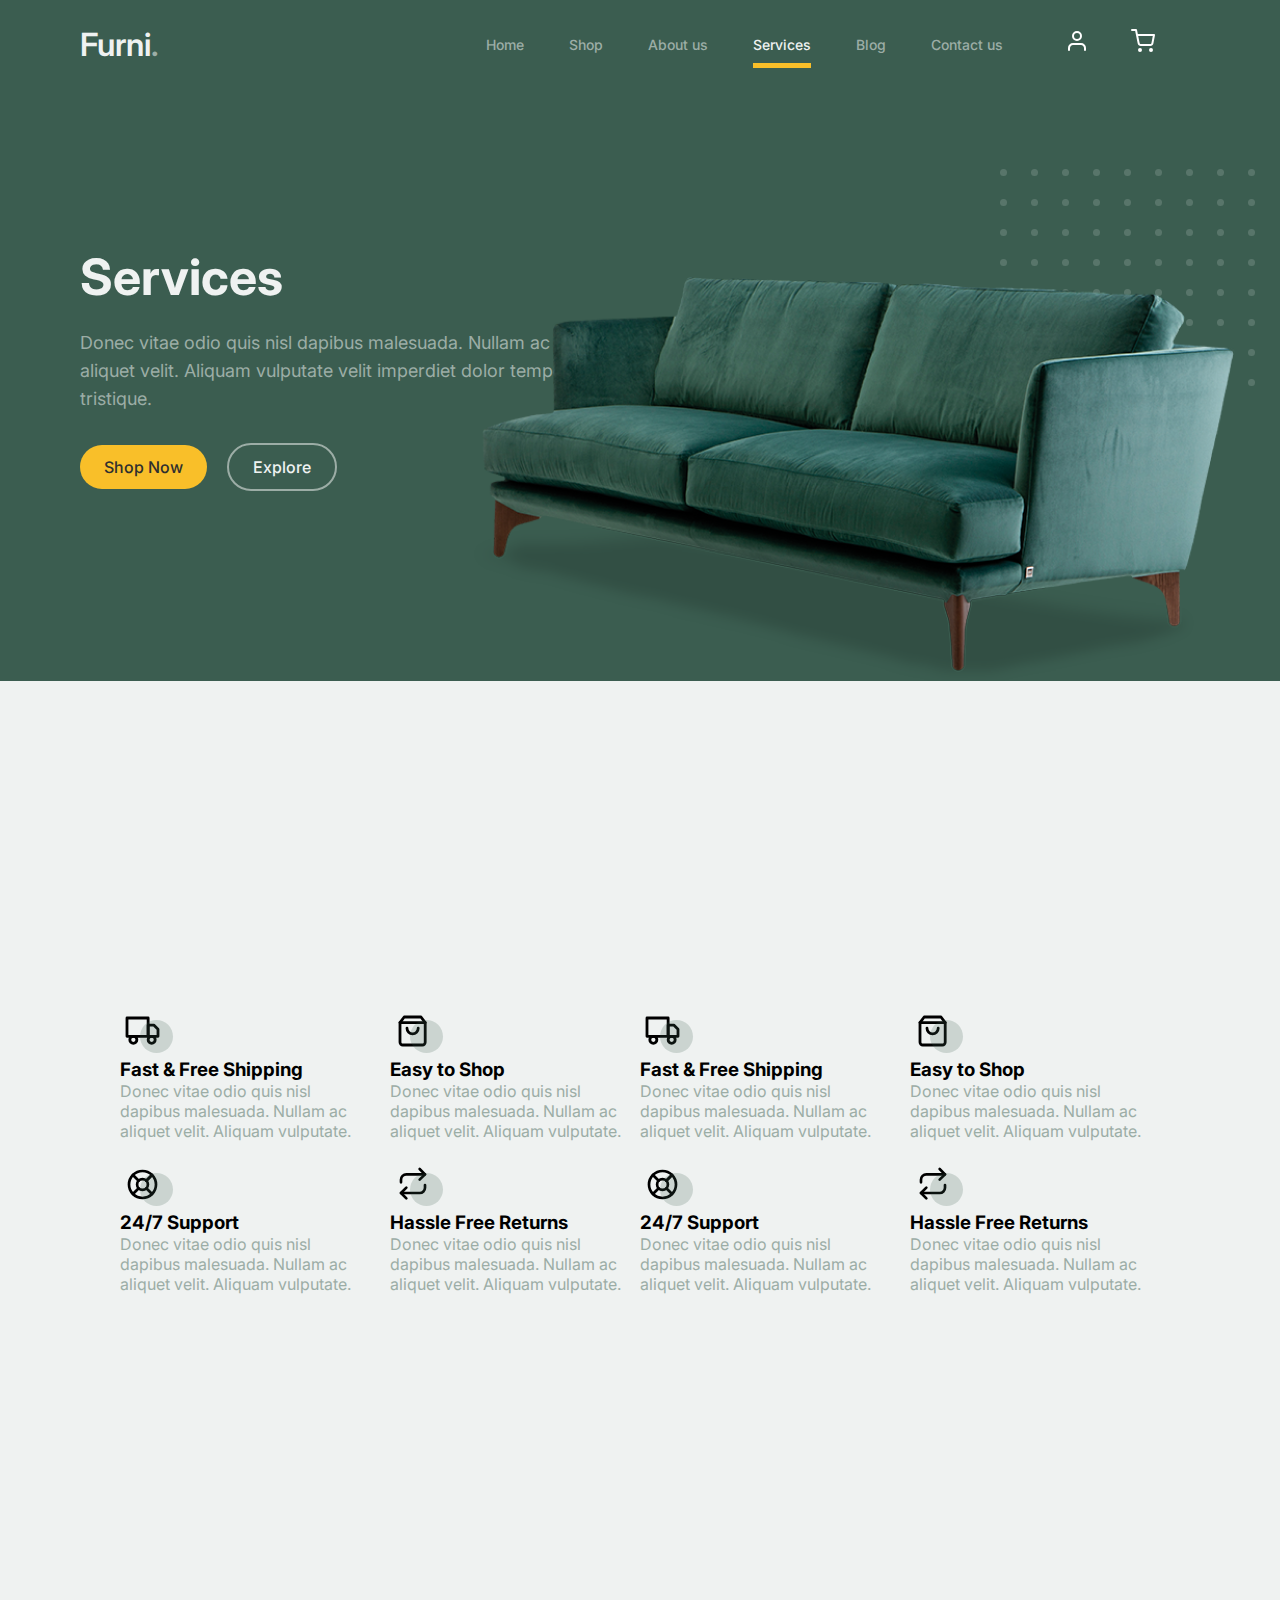
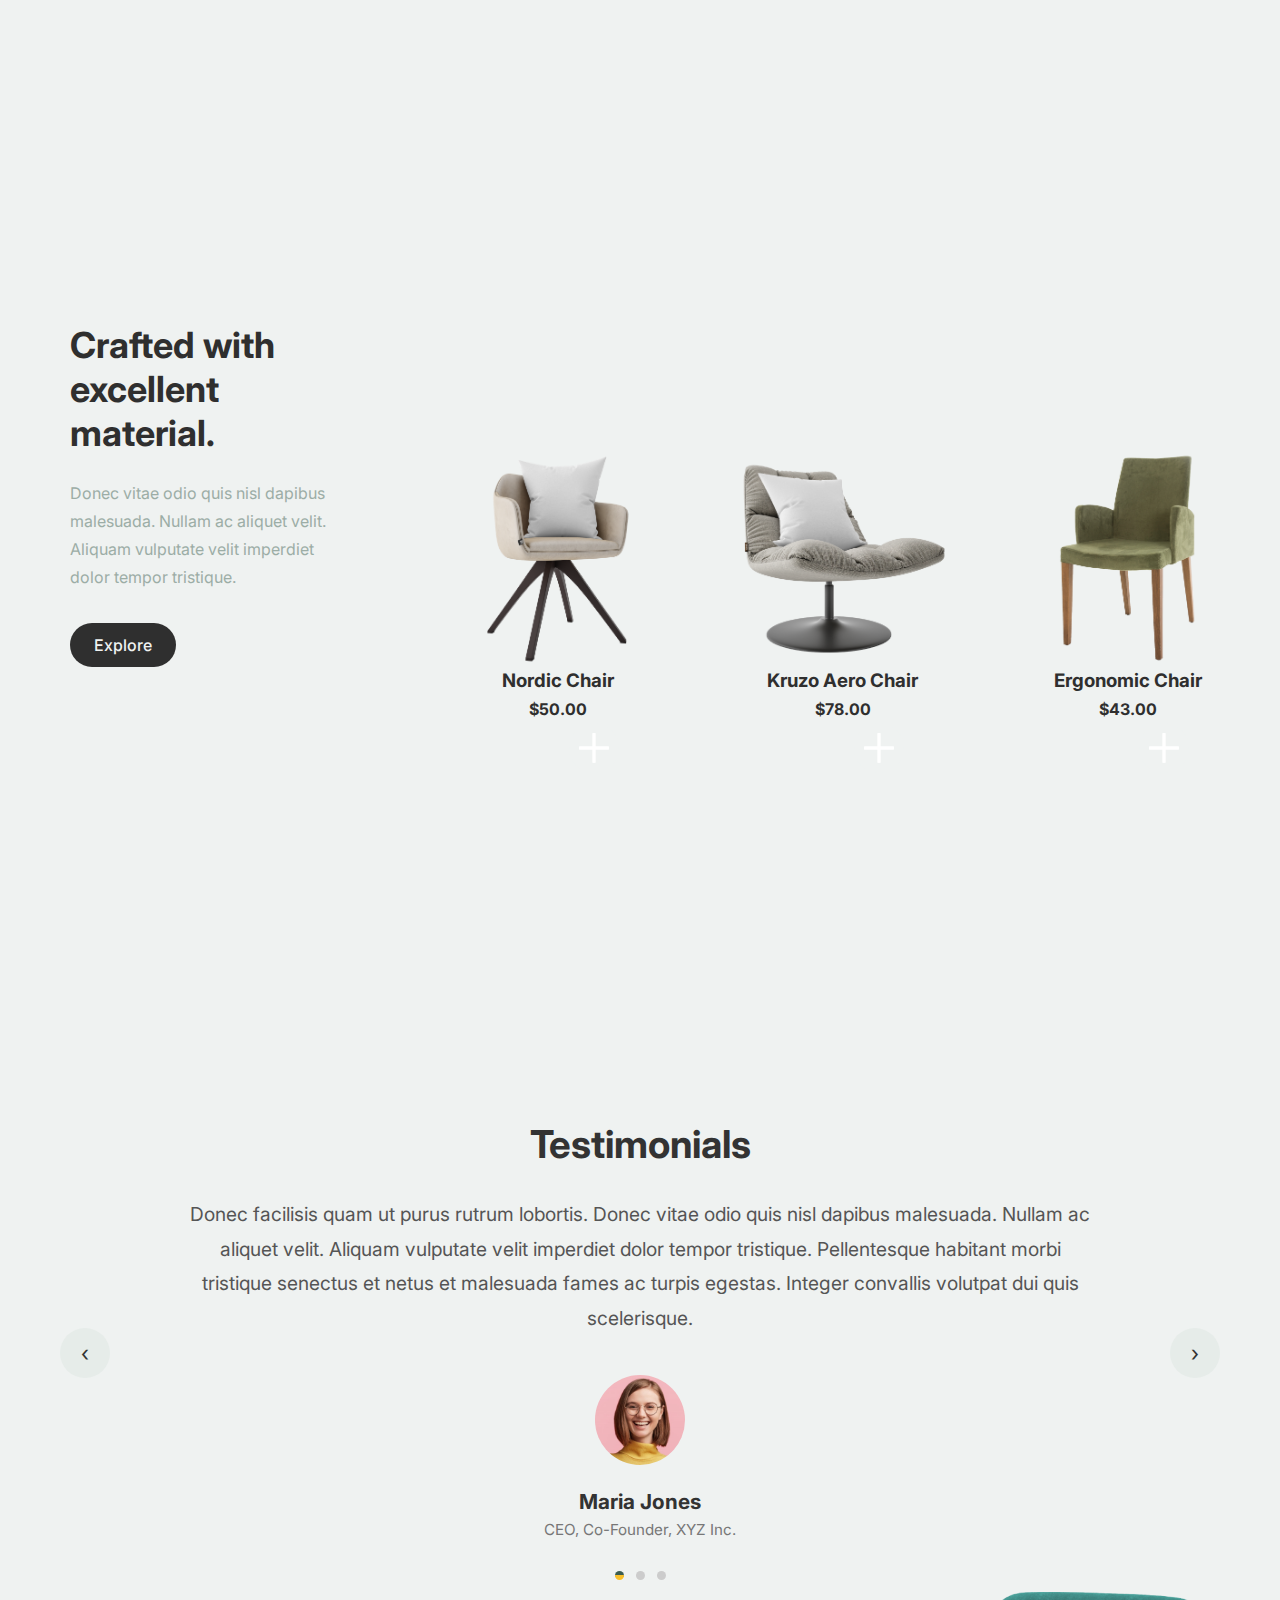
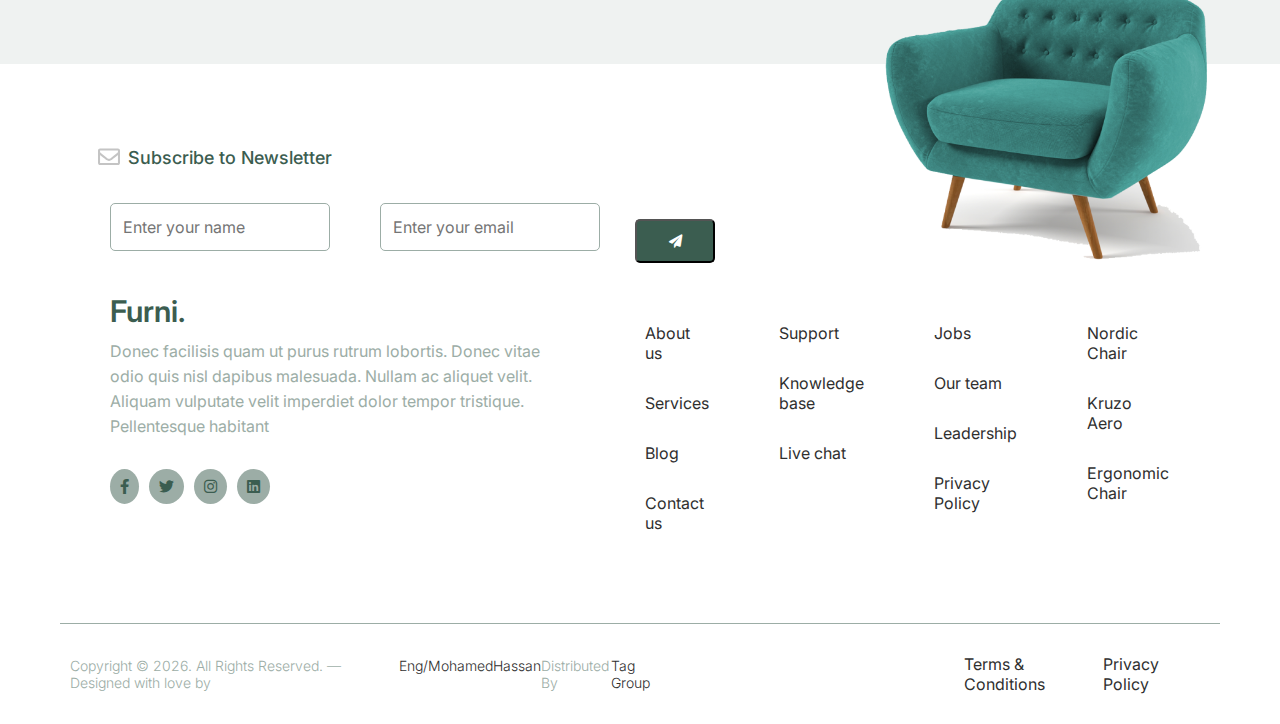
<file: services.html>
<!doctype html>
<html lang="en">
<head>
	<meta charset="utf-8">
	<meta name="viewport" content="width=device-width, initial-scale=1, shrink-to-fit=no">
	<meta name="author" content="Untree.co">
	<style>
		@import url('https://fonts.googleapis.com/css2?family=BBH+Sans+Hegarty&family=Inter:ital,opsz,wght@0,14..32,100..900;1,14..32,100..900&family=Roboto:ital,wght@0,100..900;1,100..900&display=swap');
	</style>
	<link rel="shortcut icon" href="./images/favicon.png">
	<meta name="description" content="" />
	<meta name="keywords" content="furniture, interior design" />
	<link href="https://cdnjs.cloudflare.com/ajax/libs/font-awesome/6.0.0-beta3/css/all.min.css" rel="stylesheet">
	<link href="./style.css" rel="stylesheet">
	<title> Services - Furni </title>
</head>

	<body>
			<!-- Start Header -->
		<header>
		<!-- Start Navigation -->
		<nav class="nav-bar">
			<div class="container">
				<div class="logo-side">
					<a class="header__logo" href="index.html">Furni<span>.</span></a>
					<button class="menu-toggle" type="button" aria-label="Toggle navigation">
						<span class="menu-toggle-icon"></span>
					</button>
				</div>

				<div class="nav-list" id="mainMenu">
					<ul class="header-menu ">
						<li class="nav-item-active">
							<a class="header__link"  href="index.html">Home</a>
						</li>
						<li><a class="header__link" href="shop.html">Shop</a></li>
						<li><a class="header__link" href="about.html">About us</a></li>
						<li><a class="header__link active" href="services.html">Services</a></li>
						<li><a class="header__link" href="blog.html">Blog</a></li>
						<li><a class="header__link" href="contact.html">Contact us</a></li>
					</ul>
					<ul class="header-right nav-list">
						<li><a class="header__link" href="#"><img src="images/user.svg"></a></li>
						<li><a class="header__link" href="cart.html"><img src="images/cart.svg"></a></li>
					</ul>
				</div>
			</div>

		</nav>
		<!-- End Navigation -->

		<!-- Start Hero Section -->
		<section class="hero-sec">
			<div class="container">
					<div class="text-hero">
						<h1>Services</h1>
						<p class="">Donec vitae odio quis nisl dapibus malesuada. Nullam ac aliquet velit. Aliquam
							vulputate velit imperdiet dolor tempor tristique.</p>
						<p><a href="" class="button">Shop Now</a><a href="#" class="button button-outline">Explore</a>
						</p>
					</div>
					<div class="hero__image">
						<img src="images/dots-light.svg" >


						<img src="images/couch.png" >
					</div>
			</div>
		</section>
		<!-- End Hero Section -->
		</header>
	<!-- End Header -->
	

		
	<!-- Start Why Choose Us Section -->
	<section class="features">
		<div class="container">
					<div class="features__items">						
							<div class="features__item">
								<div class="features__icon">
									<img src="images/truck.svg" alt="Image" class="imf-fluid">
								</div>
								<h3>Fast &amp; Free Shipping</h3>
								<p>Donec vitae odio quis nisl dapibus malesuada. Nullam ac aliquet velit. Aliquam
									vulputate.</p>
							</div>
						
							<div class="features__item">
								<div class="features__icon">
									<img src="images/bag.svg" alt="Image" class="imf-fluid">
								</div>
								<h3>Easy to Shop</h3>
								<p>Donec vitae odio quis nisl dapibus malesuada. Nullam ac aliquet velit. Aliquam
									vulputate.</p>
							</div>
						
						
							<div class="features__item">
								<div class="features__icon">
									<img src="images/support.svg" alt="Image" class="imf-fluid">
								</div>
								<h3>24/7 Support</h3>
								<p>Donec vitae odio quis nisl dapibus malesuada. Nullam ac aliquet velit. Aliquam
									vulputate.</p>
							</div>
						
						
							<div class="features__item">
								<div class="features__icon">
									<img src="images/return.svg" alt="Image" class="imf-fluid">
								</div>
								<h3>Hassle Free Returns</h3>
								<p>Donec vitae odio quis nisl dapibus malesuada. Nullam ac aliquet velit. Aliquam
									vulputate.</p>
							</div>
						
					</div>
							<div class="features__items">						
							<div class="features__item">
								<div class="features__icon">
									<img src="images/truck.svg" alt="Image" class="imf-fluid">
								</div>
								<h3>Fast &amp; Free Shipping</h3>
								<p>Donec vitae odio quis nisl dapibus malesuada. Nullam ac aliquet velit. Aliquam
									vulputate.</p>
							</div>
						
							<div class="features__item">
								<div class="features__icon">
									<img src="images/bag.svg" alt="Image" class="imf-fluid">
								</div>
								<h3>Easy to Shop</h3>
								<p>Donec vitae odio quis nisl dapibus malesuada. Nullam ac aliquet velit. Aliquam
									vulputate.</p>
							</div>
						
						
							<div class="features__item">
								<div class="features__icon">
									<img src="images/support.svg" alt="Image" class="imf-fluid">
								</div>
								<h3>24/7 Support</h3>
								<p>Donec vitae odio quis nisl dapibus malesuada. Nullam ac aliquet velit. Aliquam
									vulputate.</p>
							</div>
						
						
							<div class="features__item">
								<div class="features__icon">
									<img src="images/return.svg" alt="Image" class="imf-fluid">
								</div>
								<h3>Hassle Free Returns</h3>
								<p>Donec vitae odio quis nisl dapibus malesuada. Nullam ac aliquet velit. Aliquam
									vulputate.</p>
							</div>
						
					</div>
			
				
					
			</div>
		</section>

	<!-- End Why Choose Us Section -->

	

		<!-- Start Product Section -->
		<section class="products">
		<div class="container">
				<!-- Start Column 1 -->
				<div class="products-text">
					<h2 class="section__title">Crafted with excellent material.</h2>
					<p class="mb-lg">Donec vitae odio quis nisl dapibus malesuada. Nullam ac aliquet velit. Aliquam
						vulputate velit imperdiet dolor tempor tristique. </p>
					<p><a href="shop.html" class="button-outline">Explore</a></p>
				</div>
				<!-- End Column 1 -->

				<!-- Start Column 2 -->
				<div class="product">
					<a class="products__item" href="cart.html">
						<img src="images/product-1.png" class="responsive-image products__image">
						<h3 class="products__title">Nordic Chair</h3>
						<strong class="products__price">$50.00</strong>

						<span class="products__icon">
							<img src="images/cross.svg" class="responsive-image">
						</span>
					</a>
				</div>
				<!-- End Column 2 -->

				<!-- Start Column 3 -->
				<div class="product">
					<a class="products__item" href="cart.html">
						<img src="images/product-2.png" class="responsive-image products__image">
						<h3 class="products__title">Kruzo Aero Chair</h3>
						<strong class="products__price">$78.00</strong>

						<span class="products__icon">
							<img src="images/cross.svg" class="responsive-image">
						</span>
					</a>
				</div>
				<!-- End Column 3 -->

				<!-- Start Column 4 -->
				<div class="product">
					<a class="products__item" href="cart.html">
						<img src="images/product-3.png" class="responsive-image products__image">
						<h3 class="products__title">Ergonomic Chair</h3>
						<strong class="products__price">$43.00</strong>

						<span class="products__icon">
							<img src="images/cross.svg" class="responsive-image">
						</span>
					</a>
				</div>
				<!-- End Column 4 -->

			</div>
		</section>
	
	<!-- End Product Section -->

			<!-- Start Testimonial Slider -->
		<section class="testimonials">
  <h2>Testimonials</h2>

  <p class="quote">
    “Donec facilisis quam ut purus rutrum lobortis. Donec vitae odio quis nisl dapibus malesuada.
    Nullam ac aliquet velit. Aliquam vulputate velit imperdiet dolor tempor tristique.
    Pellentesque habitant morbi tristique senectus et netus et malesuada fames ac turpis egestas.
    Integer convallis volutpat dui quis scelerisque.”
  </p>

  <div class="person">
    <img src="images/person-1.png" alt="Maria Jones">
    <h3>Maria Jones</h3>
    <span>CEO, Co-Founder, XYZ Inc.</span>
  </div>

  <button class="arrow left">&#8249;</button>
  <button class="arrow right">&#8250;</button>

  <div class="dots">
    <span class="dot active"></span>
    <span class="dot"></span>
    <span class="dot"></span>
  </div>
		</section>
	<!-- End Testimonial Slider -->

	

	<!-- Start Footer Section -->
	<footer  class="footer-section">
		<div class="footer">
			<div class="container">			
					<div class="subscription-section">
						<h3 class="subscription-title">
							<span class="mr-xs">
								<img src="images/envelope-outline.svg"
									alt="Image" class="responsive-image"></span>
									<span>Subscribe to Newsletter</span>
						</h3>
						<form action="#" class=" subscription-form">
							<div class="input-field">
								<input type="text" class="input-field" placeholder="Enter your name">
							</div>
							<div class="input-field">
								<input type="email" class="input-field" placeholder="Enter your email">
							</div>
							<div class="input-button">
								<button class="button button-primary">
									<span class="fa fa-paper-plane"></span>
								</button>
							</div>
						</form>

					</div>
				
				<div class="sofa-img">
				<img src="images/sofa.png" alt="Image" class="responsive-image">
			</div>
			</div>

			<div class="linkes">
				<div class="rows">
					<div class="row"><a href="#" class="footer-logo">Furni<span>.</span></a></div>
					<p class="row">Donec facilisis quam ut purus rutrum lobortis. Donec vitae odio quis nisl dapibus
						malesuada. Nullam ac aliquet velit. Aliquam vulputate velit imperdiet dolor tempor tristique.
						Pellentesque habitant</p>

					<ul class="icons">
						<li><a href="#"><span class="fa fa-brands fa-facebook-f"></span></a></li>
						<li><a href="#"><span class="fa fa-brands fa-twitter"></span></a></li>
						<li><a href="#"><span class="fa fa-brands fa-instagram"></span></a></li>
						<li><a href="#"><span class="fa fa-brands fa-linkedin"></span></a></li>
					</ul>
				</div>

				
					<div class="columns">
						<div class="column">
							<ul >
								<li><a href="#">About us</a></li>
								<li><a href="#">Services</a></li>
								<li><a href="#">Blog</a></li>
								<li><a href="#">Contact us</a></li>
							</ul>
						</div>

						<div class="column">
							<ul>
								<li><a href="#">Support</a></li>
								<li><a href="#">Knowledge base</a></li>
								<li><a href="#">Live chat</a></li>
							</ul>
						</div>

						<div class="column">
							<ul >
								<li><a href="#">Jobs</a></li>
								<li><a href="#">Our team</a></li>
								<li><a href="#">Leadership</a></li>
								<li><a href="#">Privacy Policy</a></li>
							</ul>
						</div>

						<div class="column">
							<ul >
								<li><a href="#">Nordic Chair</a></li>
								<li><a href="#">Kruzo Aero</a></li>
								<li><a href="#">Ergonomic Chair</a></li>
							</ul>
						</div>
					</div>
				

			</div>
			
			<div class=" copyright">
				<div class="container">
					<div class="text">
						<p class="">Copyright &copy;
							<script>document.write(new Date().getFullYear());</script>. All Rights Reserved. &mdash;
							Designed with love by <a href="https://github.com/TIGARR73/Furni">Eng/MohamedHassan</a> Distributed By <a
								hreff="https://github.com/TIGARR73/Furni">Tag Group</a>
						
						</p>
					</div>

					<div class="terms">
						<ul class="Terms">
							<li ><a href="#">Terms &amp; Conditions</a></li>
							<li><a href="#">Privacy Policy</a></li>
						</ul>
					</div>

				</div>
			</div>

		</div>
	</footer>
	<!-- End Footer Section -->
		



		<script src="js/tiny-slider.js"></script>
		<script src="js/custom.js"></script>
	</body>

</html>
</file>
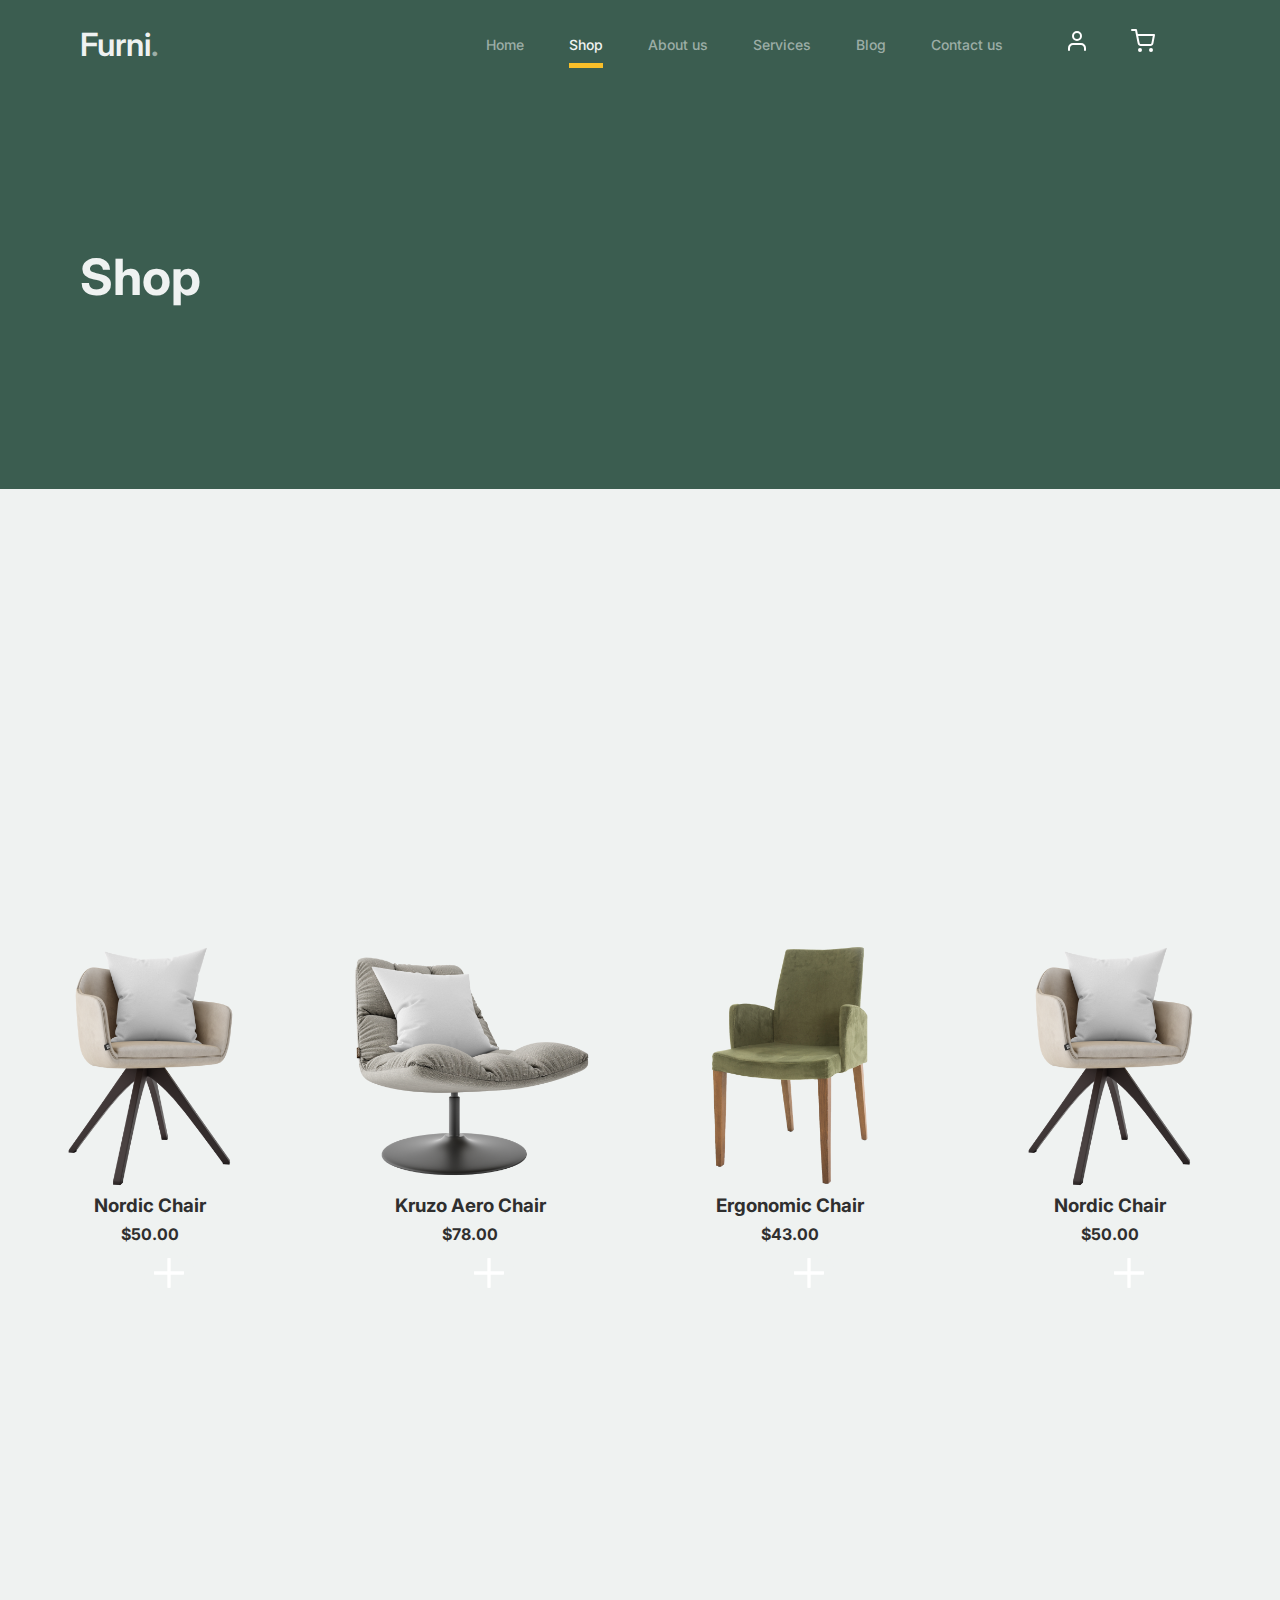
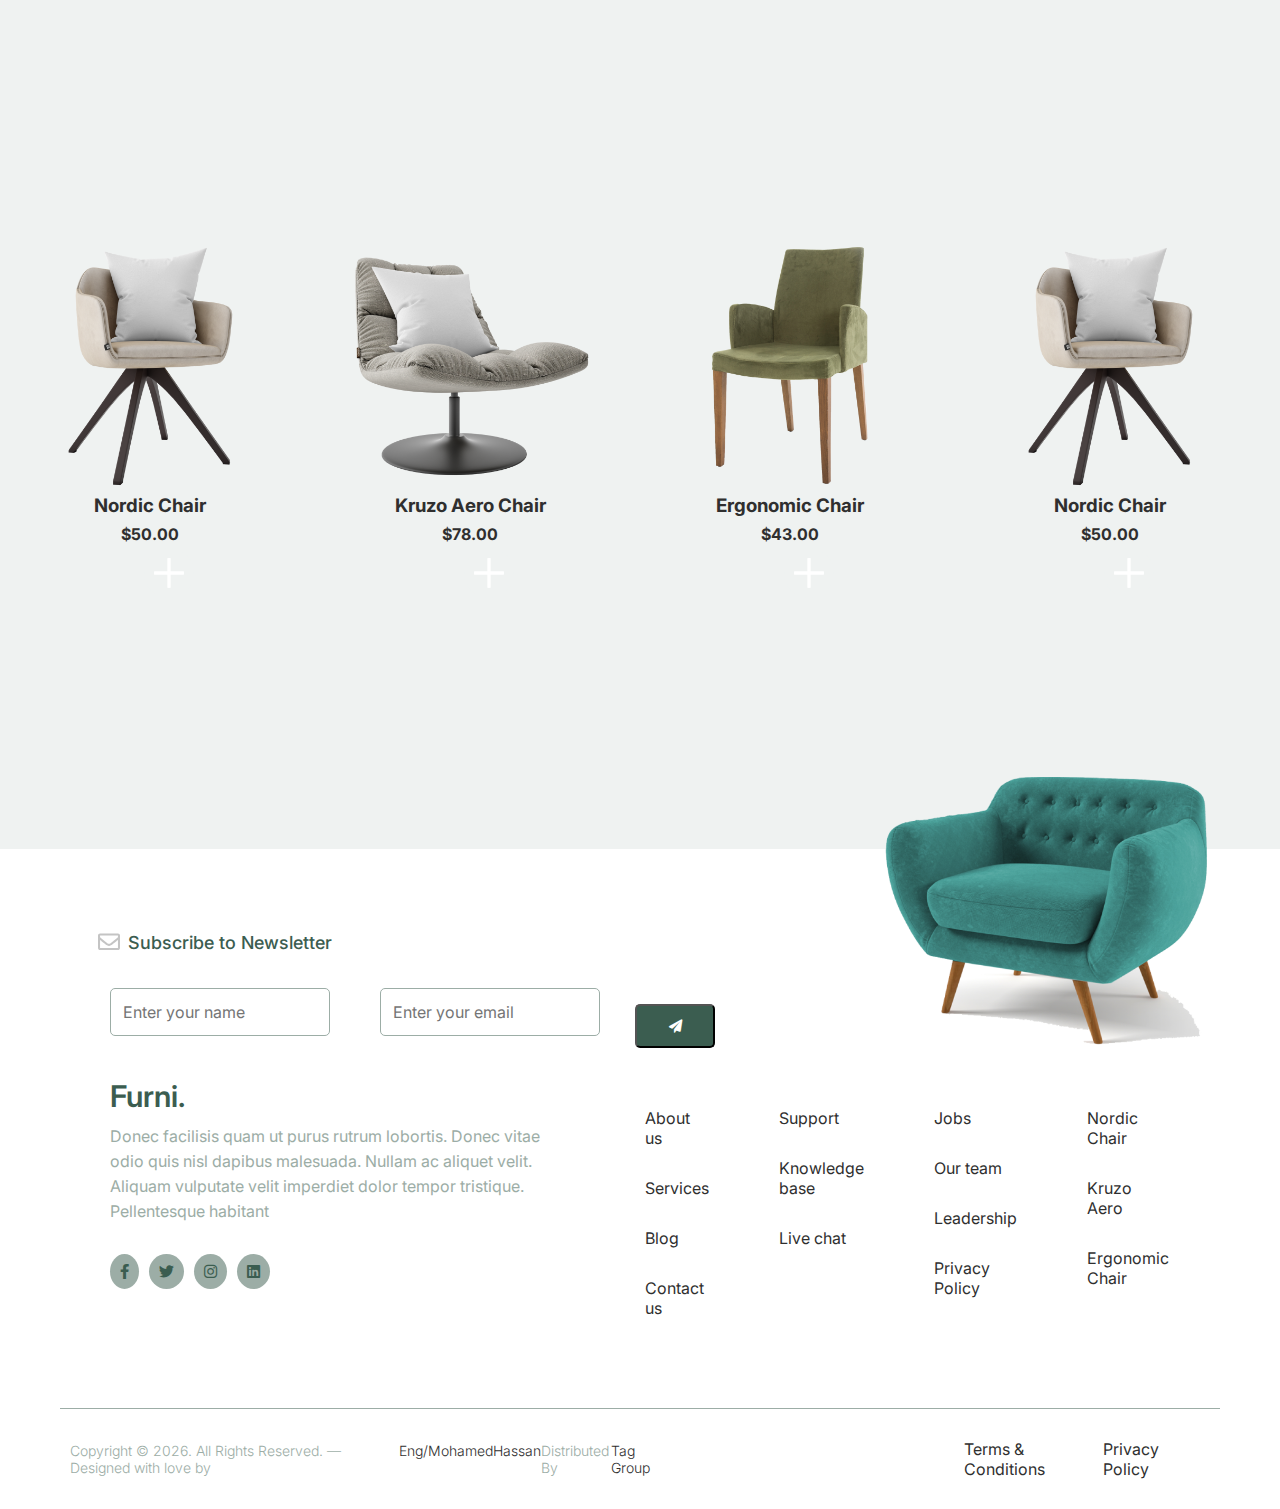
<file: shop.html>
<!doctype html>
<html lang="en">
<head>
	<meta charset="utf-8">
	<meta name="viewport" content="width=device-width, initial-scale=1, shrink-to-fit=no">
	<meta name="author" content="Untree.co">
	<style>
		@import url('https://fonts.googleapis.com/css2?family=BBH+Sans+Hegarty&family=Inter:ital,opsz,wght@0,14..32,100..900;1,14..32,100..900&family=Roboto:ital,wght@0,100..900;1,100..900&display=swap');
	</style>
	<link rel="shortcut icon" href="./images/favicon.png ">
	<meta name="description" content="" />
	<meta name="keywords" content="furniture, interior design" />
	<link href="https://cdnjs.cloudflare.com/ajax/libs/font-awesome/6.0.0-beta3/css/all.min.css" rel="stylesheet">
	<link href="./style.css" rel="stylesheet">
	<title> Shop - Furni </title>
</head>

	<body>
			<!-- Start Header -->
	<header>
		<!-- Start Navigation -->
		<nav class="nav-bar">
			<div class="container">
				<div class="logo-side">
					<a class="header__logo" href="index.html">Furni<span>.</span></a>
					<button class="menu-toggle" type="button" aria-label="Toggle navigation">
						<span class="menu-toggle-icon"></span>
					</button>
				</div>

				<div class="nav-list" id="mainMenu">
					<ul class="header-menu ">
						<li class="nav-item-active">
							<a class="header__link"  href="index.html">Home</a>
						</li>
						<li><a class="header__link active" href="shop.html">Shop</a></li>
						<li><a class="header__link" href="about.html">About us</a></li>
						<li><a class="header__link" href="services.html">Services</a></li>
						<li><a class="header__link" href="blog.html">Blog</a></li>
						<li><a class="header__link" href="contact.html">Contact us</a></li>
					</ul>
					<ul class="header-right nav-list">
						<li><a class="header__link" href="#"><img src="images/user.svg"></a></li>
						<li><a class="header__link" href="cart.html"><img src="images/cart.svg"></a></li>
					</ul>
				</div>
			</div>

		</nav>
		<!-- End Navigation -->

		<!-- Start Hero Section -->
		<div class="hero-sec">
			<div class="container">
					<div class="text-hero">
						<h1>Shop</h1>
					</div>
		
			</div>
		</div>
		<!-- End Hero Section -->
	</header>
	<!-- End Header -->
	 
	<!-- Start Product Section -->
	<section class="products">
		<div class="container">
		

				<!-- Start Column 1 -->
				<div class="product">
					<a class="products__item" href="cart.html">
						<img src="images/product-1.png" class="responsive-image products__image">
						<h3 class="products__title">Nordic Chair</h3>
						<strong class="products__price">$50.00</strong>

						<span class="products__icon">
							<img src="images/cross.svg" class="responsive-image">
						</span>
					</a>
				</div>
				<!-- End Column 1 -->

				<!-- Start Column 2 -->
				<div class="product">
					<a class="products__item" href="cart.html">
						<img src="images/product-2.png" class="responsive-image products__image">
						<h3 class="products__title">Kruzo Aero Chair</h3>
						<strong class="products__price">$78.00</strong>

						<span class="products__icon">
							<img src="images/cross.svg" class="responsive-image">
						</span>
					</a>
				</div>
				<!-- End Column 2 -->

				<!-- Start Column 3 -->
				<div class="product">
					<a class="products__item" href="cart.html">
						<img src="images/product-3.png" class="responsive-image products__image">
						<h3 class="products__title">Ergonomic Chair</h3>
						<strong class="products__price">$43.00</strong>

						<span class="products__icon">
							<img src="images/cross.svg" class="responsive-image">
						</span>
					</a>
				</div>
				<!-- End Column 3 -->
				 	<!-- Start Column 4 -->
				<div class="product">
					<a class="products__item" href="cart.html">
						<img src="images/product-1.png" class="responsive-image products__image">
						<h3 class="products__title">Nordic Chair</h3>
						<strong class="products__price">$50.00</strong>

						<span class="products__icon">
							<img src="images/cross.svg" class="responsive-image">
						</span>
					</a>
				</div>
				<!-- End Column 4 -->

			</div>
				<div class="container">
				<!-- Start Column 2 -->
				<div class="product">
					<a class="products__item" href="cart.html">
						<img src="images/product-1.png" class="responsive-image products__image">
						<h3 class="products__title">Nordic Chair</h3>
						<strong class="products__price">$50.00</strong>

						<span class="products__icon">
							<img src="images/cross.svg" class="responsive-image">
						</span>
					</a>
				</div>
				<!-- End Column 2 -->

				<!-- Start Column 3 -->
				<div class="product">
					<a class="products__item" href="cart.html">
						<img src="images/product-2.png" class="responsive-image products__image">
						<h3 class="products__title">Kruzo Aero Chair</h3>
						<strong class="products__price">$78.00</strong>

						<span class="products__icon">
							<img src="images/cross.svg" class="responsive-image">
						</span>
					</a>
				</div>
				<!-- End Column 3 -->

				<!-- Start Column 4 -->
				<div class="product">
					<a class="products__item" href="cart.html">
						<img src="images/product-3.png" class="responsive-image products__image">
						<h3 class="products__title">Ergonomic Chair</h3>
						<strong class="products__price">$43.00</strong>

						<span class="products__icon">
							<img src="images/cross.svg" class="responsive-image">
						</span>
					</a>
				</div>
				<!-- End Column 4 -->
				 	<!-- Start Column 5 -->
				<div class="product">
					<a class="products__item" href="cart.html">
						<img src="images/product-1.png" class="responsive-image products__image">
						<h3 class="products__title">Nordic Chair</h3>
						<strong class="products__price">$50.00</strong>

						<span class="products__icon">
							<img src="images/cross.svg" class="responsive-image">
						</span>
					</a>
				</div>
				<!-- End Column 5 -->

			</div>
		</section>
	
	<!-- End Product Section -->

		<!-- Start Footer Section -->
	<footer  class="footer-section">
		<div class="footer">
			<div class="container">			
					<div class="subscription-section">
						<h3 class="subscription-title">
							<span class="mr-xs">
								<img src="images/envelope-outline.svg"
									alt="Image" class="responsive-image"></span>
									<span>Subscribe to Newsletter</span>
						</h3>
						<form action="#" class=" subscription-form">
							<div class="input-field">
								<input type="text" class="input-field" placeholder="Enter your name">
							</div>
							<div class="input-field">
								<input type="email" class="input-field" placeholder="Enter your email">
							</div>
							<div class="input-button">
								<button class="button button-primary">
									<span class="fa fa-paper-plane"></span>
								</button>
							</div>
						</form>

					</div>
				
				<div class="sofa-img">
				<img src="images/sofa.png" alt="Image" class="responsive-image">
			</div>
			</div>

			<div class="linkes">
				<div class="rows">
					<div class="row"><a href="#" class="footer-logo">Furni<span>.</span></a></div>
					<p class="row">Donec facilisis quam ut purus rutrum lobortis. Donec vitae odio quis nisl dapibus
						malesuada. Nullam ac aliquet velit. Aliquam vulputate velit imperdiet dolor tempor tristique.
						Pellentesque habitant</p>

					<ul class="icons">
						<li><a href="#"><span class="fa fa-brands fa-facebook-f"></span></a></li>
						<li><a href="#"><span class="fa fa-brands fa-twitter"></span></a></li>
						<li><a href="#"><span class="fa fa-brands fa-instagram"></span></a></li>
						<li><a href="#"><span class="fa fa-brands fa-linkedin"></span></a></li>
					</ul>
				</div>

				
					<div class="columns">
						<div class="column">
							<ul >
								<li><a href="#">About us</a></li>
								<li><a href="#">Services</a></li>
								<li><a href="#">Blog</a></li>
								<li><a href="#">Contact us</a></li>
							</ul>
						</div>

						<div class="column">
							<ul>
								<li><a href="#">Support</a></li>
								<li><a href="#">Knowledge base</a></li>
								<li><a href="#">Live chat</a></li>
							</ul>
						</div>

						<div class="column">
							<ul >
								<li><a href="#">Jobs</a></li>
								<li><a href="#">Our team</a></li>
								<li><a href="#">Leadership</a></li>
								<li><a href="#">Privacy Policy</a></li>
							</ul>
						</div>

						<div class="column">
							<ul >
								<li><a href="#">Nordic Chair</a></li>
								<li><a href="#">Kruzo Aero</a></li>
								<li><a href="#">Ergonomic Chair</a></li>
							</ul>
						</div>
					</div>
				

			</div>
			
			<div class=" copyright">
				<div class="container">
					<div class="text">
						<p class="">Copyright &copy;
							<script>document.write(new Date().getFullYear());</script>. All Rights Reserved. &mdash;
							Designed with love by <a href="https://github.com/TIGARR73/Furni">Eng/MohamedHassan</a> Distributed By <a
								hreff="https://github.com/TIGARR73/Furni">Tag Group</a>
						
						</p>
					</div>

					<div class="terms">
						<ul class="Terms">
							<li ><a href="#">Terms &amp; Conditions</a></li>
							<li><a href="#">Privacy Policy</a></li>
						</ul>
					</div>

				</div>
			</div>

		</div>
	</footer>
	<!-- End Footer Section -->



		<script src="js/tiny-slider.js"></script>
		<script src="js/custom.js"></script>
	</body>

</html>
</file>
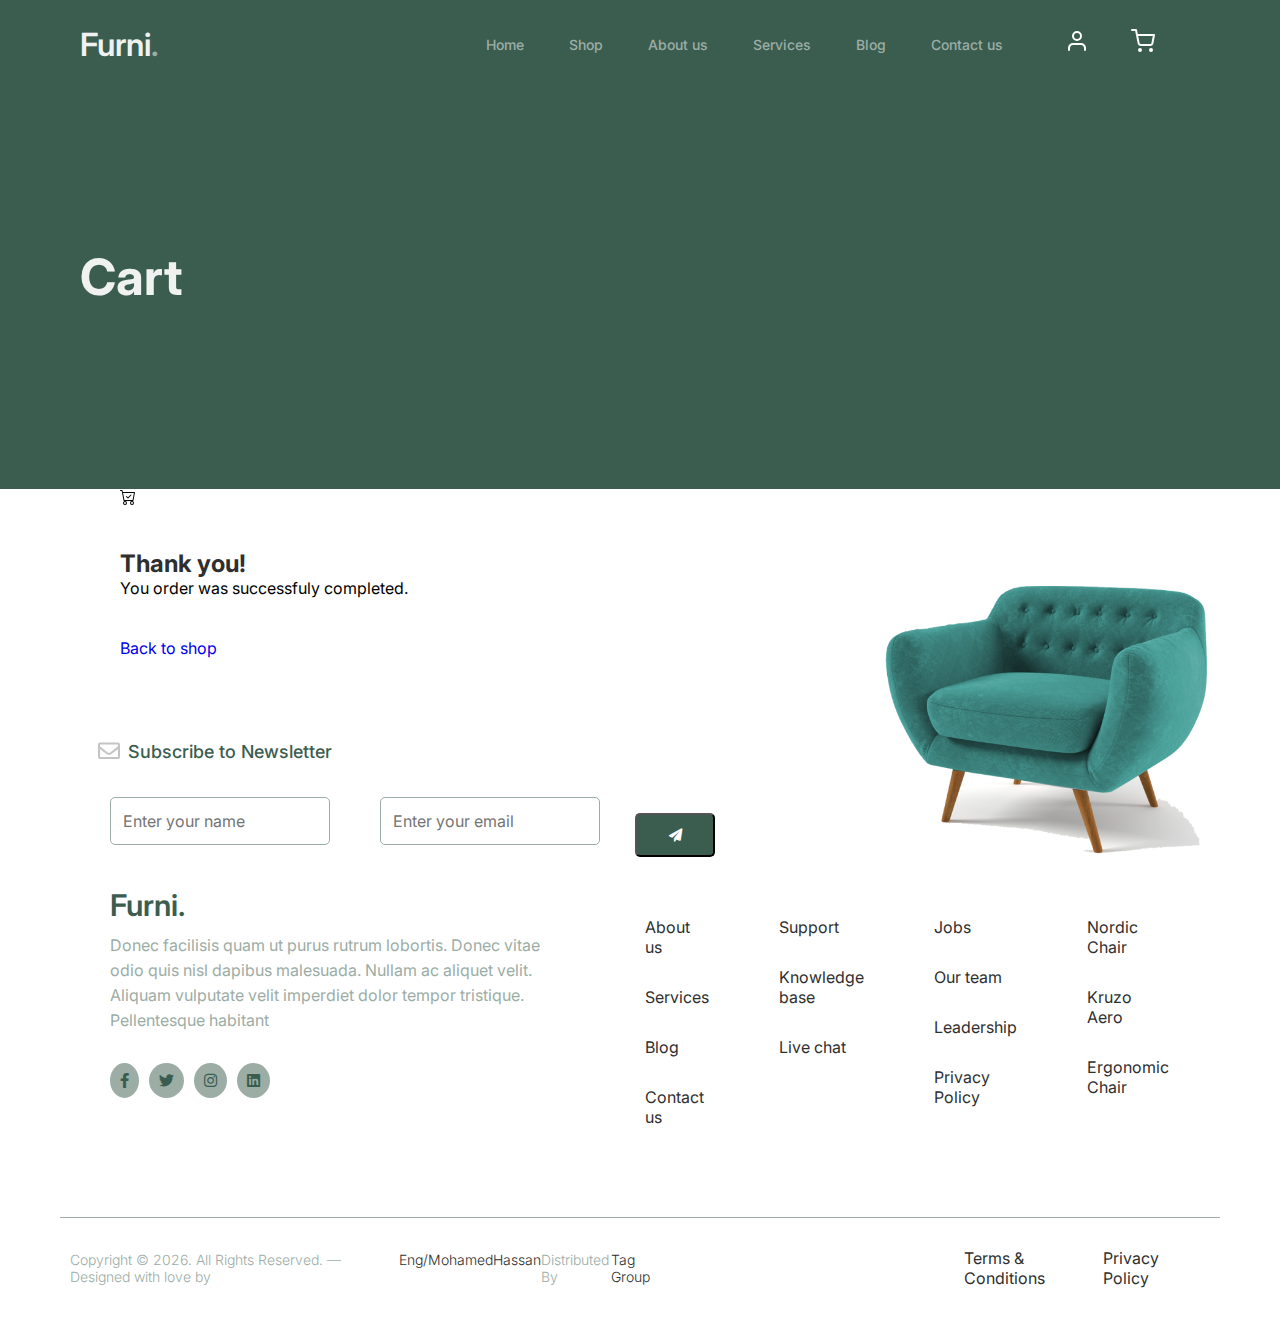
<file: thankyou.html>
<!doctype html>
<html lang="en">
<head>
	<meta charset="utf-8">
	<meta name="viewport" content="width=device-width, initial-scale=1, shrink-to-fit=no">
	<meta name="author" content="Untree.co">
	<style>
		@import url('https://fonts.googleapis.com/css2?family=BBH+Sans+Hegarty&family=Inter:ital,opsz,wght@0,14..32,100..900;1,14..32,100..900&family=Roboto:ital,wght@0,100..900;1,100..900&display=swap');
	</style>
	<link rel="shortcut icon" href="./images/favicon.png">
	<meta name="description" content="" />
	<meta name="keywords" content="furniture, interior design" />
	<link href="https://cdnjs.cloudflare.com/ajax/libs/font-awesome/6.0.0-beta3/css/all.min.css" rel="stylesheet">
	<link href="./style.css" rel="stylesheet">
	<title>Thank You - Furni </title>
</head>

	<body>

		<body>
			<!-- Start Header -->
	<header>
		<!-- Start Navigation -->
		<nav class="nav-bar">
			<div class="container">
				<div class="logo-side">
					<a class="header__logo" href="index.html">Furni<span>.</span></a>
					<button class="menu-toggle" type="button" aria-label="Toggle navigation">
						<span class="menu-toggle-icon"></span>
					</button>
				</div>

				<div class="nav-list" id="mainMenu">
					<ul class="header-menu ">
						<li class="nav-item-active">
							<a class="header__link" href="index.html">Home</a>
						</li>
						<li><a class="header__link" href="shop.html">Shop</a></li>
						<li><a class="header__link" href="about.html">About us</a></li>
						<li><a class="header__link" href="services.html">Services</a></li>
						<li><a class="header__link" href="blog.html">Blog</a></li>
						<li><a class="header__link" href="contact.html">Contact us</a></li>
					</ul>
					<ul class="header-right nav-list">
						<li><a class="header__link" href="#"><img src="images/user.svg"></a></li>
						<li><a class="header__link" href="cart.html"><img src="images/cart.svg"></a></li>
					</ul>
				</div>
			</div>

		</nav>
		<!-- End Navigation -->

		<!-- Start Hero Section -->
		<div class="hero-sec">
			<div class="container">
					<div class="text-hero">
						<h1>Cart</h1>
					</div>
					
			</div>
		</div>
		<!-- End Hero Section -->
	</header>
	<!-- End Header -->

		<!-- start thankyou  -->

		<section class="thankyou-icon">
    <div class="wrapper">
      <div class="flex-row">
        <div class="grid-col-md-12 text-center pt-5">
          <span class="display-3 thankyou-icon text-primary">
            <svg width="1em" height="1em" viewBox="0 0 16 16" class="bi bi-cart-check mb-xl" fill="currentColor" xmlns="http://www.w3.org/2000/svg">
              <path fill-rule="evenodd" d="M11.354 5.646a.5.5 0 0 1 0 .708l-3 3a.5.5 0 0 1-.708 0l-1.5-1.5a.5.5 0 1 1 .708-.708L8 8.293l2.646-2.647a.5.5 0 0 1 .708 0z"/>
              <path fill-rule="evenodd" d="M0 1.5A.5.5 0 0 1 .5 1H2a.5.5 0 0 1 .485.379L2.89 3H14.5a.5.5 0 0 1 .491.592l-1.5 8A.5.5 0 0 1 13 12H4a.5.5 0 0 1-.491-.408L2.01 3.607 1.61 2H.5a.5.5 0 0 1-.5-.5zM3.102 4l1.313 7h8.17l1.313-7H3.102zM5 12a2 2 0 1 0 0 4 2 2 0 0 0 0-4zm7 0a2 2 0 1 0 0 4 2 2 0 0 0 0-4zm-7 1a1 1 0 1 0 0 2 1 1 0 0 0 0-2zm7 0a1 1 0 1 0 0 2 1 1 0 0 0 0-2z"/>
            </svg>
          </span>
          <h2 class="display-3 text-black">Thank you!</h2>
          <p class="lead mb-xl">You order was successfuly completed.</p>
          <p><a href="shop.html" class="button btn-sm btn-outline-black">Back to shop</a></p>
        </div>
      </div>
    </div>
		</section>
  	<!-- end thankyou  -->

	<!-- Start Footer Section -->
	<footer  class="footer-section">
		<div class="footer">
			<div class="container">			
					<div class="subscription-section">
						<h3 class="subscription-title">
							<span class="mr-xs">
								<img src="images/envelope-outline.svg"
									alt="Image" class="responsive-image"></span>
									<span>Subscribe to Newsletter</span>
						</h3>
						<form action="#" class=" subscription-form">
							<div class="input-field">
								<input type="text" class="input-field" placeholder="Enter your name">
							</div>
							<div class="input-field">
								<input type="email" class="input-field" placeholder="Enter your email">
							</div>
							<div class="input-button">
								<button class="button button-primary">
									<span class="fa fa-paper-plane"></span>
								</button>
							</div>
						</form>

					</div>
				
				<div class="sofa-img">
				<img src="images/sofa.png" alt="Image" class="responsive-image">
			</div>
			</div>

			<div class="linkes">
				<div class="rows">
					<div class="row"><a href="#" class="footer-logo">Furni<span>.</span></a></div>
					<p class="row">Donec facilisis quam ut purus rutrum lobortis. Donec vitae odio quis nisl dapibus
						malesuada. Nullam ac aliquet velit. Aliquam vulputate velit imperdiet dolor tempor tristique.
						Pellentesque habitant</p>

					<ul class="icons">
						<li><a href="#"><span class="fa fa-brands fa-facebook-f"></span></a></li>
						<li><a href="#"><span class="fa fa-brands fa-twitter"></span></a></li>
						<li><a href="#"><span class="fa fa-brands fa-instagram"></span></a></li>
						<li><a href="#"><span class="fa fa-brands fa-linkedin"></span></a></li>
					</ul>
				</div>

				
					<div class="columns">
						<div class="column">
							<ul >
								<li><a href="#">About us</a></li>
								<li><a href="#">Services</a></li>
								<li><a href="#">Blog</a></li>
								<li><a href="#">Contact us</a></li>
							</ul>
						</div>

						<div class="column">
							<ul>
								<li><a href="#">Support</a></li>
								<li><a href="#">Knowledge base</a></li>
								<li><a href="#">Live chat</a></li>
							</ul>
						</div>

						<div class="column">
							<ul >
								<li><a href="#">Jobs</a></li>
								<li><a href="#">Our team</a></li>
								<li><a href="#">Leadership</a></li>
								<li><a href="#">Privacy Policy</a></li>
							</ul>
						</div>

						<div class="column">
							<ul >
								<li><a href="#">Nordic Chair</a></li>
								<li><a href="#">Kruzo Aero</a></li>
								<li><a href="#">Ergonomic Chair</a></li>
							</ul>
						</div>
					</div>
				

			</div>
			
			<div class=" copyright">
				<div class="container">
					<div class="text">
						<p class="">Copyright &copy;
							<script>document.write(new Date().getFullYear());</script>. All Rights Reserved. &mdash;
							Designed with love by <a href="https://github.com/TIGARR73/Furni">Eng/MohamedHassan</a> Distributed By <a
								hreff="https://github.com/TIGARR73/Furni">Tag Group</a>
						
						</p>
					</div>

					<div class="terms">
						<ul class="Terms">
							<li ><a href="#">Terms &amp; Conditions</a></li>
							<li><a href="#">Privacy Policy</a></li>
						</ul>
					</div>

				</div>
			</div>

		</div>
	</footer>
	<!-- End Footer Section -->


		<script src="js/tiny-slider.js"></script>
		<script src="js/custom.js"></script>
	</body>

</html>
</file>
<file: style.css>
/* variables */
:root {
  --white: #eff2f1;
  --black: #2f2f2f;
  --gray: #9cada6;
  --green: #3b5d50;
  --yellow: #f9bf29;
  --main-transition: 0.5s all ease;
  --main-box-shadow: 10px 20px 30px 0px #3b5d50 inset;
}
/* start global styles */
* {
  margin: 0;
  padding: 0;
  box-sizing: border-box;
  font-family: "Inter", sans-serif;
}
html {
  scroll-behavior: smooth;
  overflow-x: hidden;
}
a {
  text-decoration: none;
}
.container {
  width: auto;
  height: auto;
  display: flex;
  justify-content: space-between;
  align-items: center;
  overflow-x: hidden;
}
/* end global styles */

/* start header styles */
header {
  width: 100%;
  height: auto;
  background-color: var(--green);
  overflow: hidden;
}

/* start navbar styles  */
.nav-bar .container {
  width: 100%;
  height: auto;
  background-color: var(--green);
  display: flex;
  justify-content: space-between;
  align-items: center;
  padding: 28px 80px;
  gap: 16px;
}

/* start links */
.nav-bar ul,
.nav-list,
.header-menu {
  display: flex;
  list-style: none !important;
  justify-content: center;
  align-items: center;
  width: auto;
  gap: 40px;
  font-size: 16px;
  font-weight: 500;
  line-height: 28px;
  margin-right: 20px;
}

.nav-bar ul li a {
  text-decoration: none;
  color: var(--gray);
  font-weight: 500;
  font-size: 14px;
  line-height: 28px;
  margin-right: 5px;
  padding-bottom: 10px;
}
.nav-list ul li a:hover {
  color: var(--white);
  transition: all 0.3s ease 0s;
  border-bottom: 5px solid var(--yellow);
}
.active {
  color: var(--white) !important;
  border-bottom: 5px solid var(--yellow);
}

.header-right {
  font-size: xx-small;
  padding-top: 1px;
  width: 10px;
}
/* end links */
/* start logo */
.logo-side {
  display: flex;
  align-items: center;
  width: auto;
  height: auto;
  text-decoration: none;
  position: relative;
  overflow: visible;
  z-index: 1000;
}
.logo-side a {
  text-decoration: none;
  color: var(--white);
  font-size: 32px;
  font-weight: 600;
  line-height: 28px;
}
.nav-bar .logo-side .header__logo span {
  color: var(--gray);
}

/* end logo */
/* start hero section  */
.hero-sec {
  width: 100%;
  height: auto;
  padding: 80px 0;
  background-color: var(--green);
  position: relative;
}
.text-hero {
  width: 100%;
  height: auto;
  padding: 80px 80px;
  background-color: var(--green);
  word-wrap: break-word;
}
.text-hero h1 {
  font-size: 50px;
  font-weight: 700;
  line-height: 56px;
  color: var(--white);
  margin-bottom: 24px;
  word-wrap: break-word;
}
.text-hero p {
  font-size: 18px;
  font-weight: 400;
  line-height: 28px;
  color: var(--gray);
  margin-bottom: 40px;
}
.text-hero span {
  display: block;
}
.text-hero p a {
  text-decoration: none;
  color: var(--black);
  background-color: var(--yellow);
  padding: 12px 24px;
  border-radius: 30px;
  font-size: 16px;
  font-weight: 500;
  line-height: 28px;
  margin-right: 20px;
}
.text-hero p a.button-outline {
  border: 2px solid var(--gray);
  color: var(--white);
  background-color: transparent;
}
.text-hero p a.button-outline:hover {
  border: 2px solid var(--white);
}

.hero__image {
  width: 100%;
  height: auto;
}
.hero__image img {
  height: auto;
  position: absolute;
  right: 25px;
  top: 80px;
}
/* end hero section  */
/* Start Product Section */
.products {
  width: 100%;
  height: auto;
  padding: 80px 0;
  background-color: var(--white);
}
.products .container {
  width: 100%;
  height: auto;
  display: flex;
  justify-content: space-between;
  align-items: center;
  position: relative;
  overflow-y: hidden;
}
.products-text {
  width: 100%;
  height: auto;
  padding: 80px 0;
  background-color: var(--white);
  word-wrap: break-word;
  margin: 0 70px;
}
.products-text .section__title {
  font-size: 36px;
  font-weight: 700;
  line-height: 44px;
  color: var(--black);
  margin-bottom: 24px;
  word-wrap: break-word;
}
.products-text p {
  font-size: 16px;
  font-weight: 400;
  line-height: 28px;
  color: var(--gray);
  margin-bottom: 40px;
  text-decoration: none;
}

.products-text p a {
  text-decoration: none;
  color: var(--white);
  background-color: var(--black);
  padding: 12px 24px;
  border-radius: 30px;
  font-size: 16px;
  font-weight: 500;
  line-height: 28px;
  margin-right: 20px;
  text-decoration: none;
}

.products .product {
  width: 100vw;
  height: 100vh;
  display: flex;
  justify-content: center;
  align-items: center;
  padding-top: 150px;
  text-align: center;

  text-decoration: none !important;
}
.products .product img {
  width: 300px;
  height: auto;
  display: flex;
  justify-content: center;
  align-items: center;
  text-decoration: none;
}
.products__item {
  text-decoration: none;
  color: var(--black);
  padding: 12px 24px;
  border-radius: 30px;
  font-size: 16px;
  font-weight: 500;
  line-height: 28px;
  margin-right: 20px;
}
.products__item:hover {
  background-color: var(--gray);
  color: var(--black);
  text-decoration: none;
  transition: var(--main-transition);
  display: block;
}
.products:has(.products__item:hover) .products__icon {
  background-color: var(--black);
  color: var(--white);
  transition: var(--main-transition);
}
.products .products__icon img {
  width: 50px;
  color: var(--gray);
  background-color: var(--white);
  border-radius: 50%;
  padding: 10px;
  margin-left: 120px;
  position: absolute;
}

/* End Product Section */
/* Start Why Choose Us Section */
.features {
  width: 100%;
  height: 100vh;
  display: flex;
  padding: 80px 120px;
  background-color: var(--white);
  position: relative;
  overflow-x: hidden;
}
.features .features__text {
  width: 100%;
  height: 100vh;
  padding: 80px 0;
  background-color: var(--white);
  word-wrap: break-word;
  margin: 0 70px;
  position: absolute;
  left: 0;
  top: 0;
  overflow: hidden;
}
.features .text-features .section__title {
  font-size: 35px;
  font-weight: 500;
  color: var(--black);
  margin-bottom: 5px;
  word-wrap: break-word;
}
.features .text-features p {
  font-size: 16px;
  font-weight: 250;
  color: var(--gray);
}

.features .features__items {
  width: 100%;
  height: auto;
  margin-top: 40px;
  display: grid;
  grid-template-columns: repeat(2, 1fr);
  grid-gap: 20px;
}
.features .features__items .features__item {
  gap: 20px;
  position: relative;
}
.features .features__items .features__item p {
  font-size: 16px;
  font-weight: 250px;
  color: var(--gray);
}

.features .features__items .features__item .features__icon {
  border-radius: 50%;
  width: fit-content;
}
.features .features__items .features__item .features__icon:before {
  content: "";
  width: 33px;
  height: 33px;
  position: absolute;
  background: rgba(59, 93, 80, 0.2);
  border-radius: 50%;
  left: 20px;
  top: 12px;
}

.features .features__image {
  width: 100%;
  height: auto;
}
.features .features__image .responsive-image {
  width: 525px;
  height: 602px;
  position: absolute;
  right: 70px;
  top: 60px;
  z-index: 1;
  border-radius: 20px;
}
.features .dots-yellow {
  width: 250px;
  height: auto;
  position: absolute;
  right: 450px;
  top: -30px;
  z-index: 0;
}

/* End Why Choose Us Section*/

/* Start We Help Section */

.help-sec {
  width: 100vw;
  height: 1000px;
  display: flex;
  padding: 80px 0;
  background-color: var(--white);
  gap: 50px;
  position: relative;
  overflow: hidden;
}
.help-sec .help-text {
  width: 70%;
  height: auto;
  padding: 0 20px;
  background-color: var(--white);
  word-wrap: break-word;
  margin: 100px;
  display: flex;
  flex-direction: column;
  justify-content: start;
  align-items: end;
}
.help-sec .help-text h2 {
  font-size: 35px;
  font-weight: 500;
  color: var(--black);
  margin-bottom: 5px;
  word-wrap: break-word;
  align-items: end;
}
.help-sec .help-text p {
  font-size: 16px;
  color: var(--gray);
  line-height: 30px;
}
.help-sec .help-text ul {
  width: 100%;
  list-style: circle;
  color: gray;
  display: grid;
  grid-template-columns: repeat(2, 1fr);
  margin: 20px 0 30px 0;
  gap: 10px;
}
.help-sec .help-text .button {
  border: solid 2px var(--black);
  color: white;
  background-color: var(--black);
  padding: 12px 24px;
  border-radius: 30px;
}

.help-sec .help-images {
  width: 100%;
  height: auto;
  padding: 0 20px;
  background-color: var(--white);
  margin: 0 70px;
  display: flex;
  grid-template-columns: repeat(2, auto);
  grid-template-rows: repeat(2, auto);
}
.help-sec .help-images .grid {
  position: absolute;
}

.help-sec .help-images .grid-1 {
  width: 250px;
  height: 100%;
  margin: 0 auto;
  z-index: 1;
  top: 140px;
  left: 120px;
}
.help-sec .help-images .grid-1 img {
  width: 500px;
  height: auto;
  border-radius: 30px;
}
.help-sec .help-images .grid-2 {
  top: 140px;
  left: 680px;
}
.help-sec .help-images .grid-2 img {
  width: 250px;
  height: auto;
  border-radius: 30px;
}
.help-sec .help-images .grid-3 {
  margin: 0 auto;
  z-index: 1;
  top: 400px;
  left: 500px;
}
.help-sec .help-images .grid-3 img {
  width: 400px;
  height: auto;
  border-radius: 30px;
}

.help-sec .help-images .grid-4 {
  z-index: 0;
  top: 50px;
  left: 10px;
}
.help-sec .help-images .grid-4 img {
  width: 250px;
  height: auto;
}

/* end We Help Section */

/* Start Popular Product */
.popular-product {
  width: 100vw;
  height: auto;
  display: flex;
  background-color: var(--white);
  gap: 10px;
  overflow: hidden;
  padding: 0 100px;
}
.popular-product .cards {
  display: flex;
  width: 100%;
}
.popular-product .cards .card {
  width: 100%;
  display: flex;
  align-items: center;
  padding: 20px;
  margin-right: 20px;
  position: relative;
}
.popular-product .cards .card .text-card {
  width: 50%;
}
.popular-product .cards .text-card h3 {
  font-size: 16px;
  font-weight: 500;
  color: var(--black);
  margin-bottom: 5px;
}
.popular-product .cards .text-card p {
  font-size: 14px;
  font-weight: 300;
  line-height: 15px;
  color: var(--gray);
  margin-bottom: 10px;
}
.popular-product .cards .product-image img {
  width: 130px;
  height: auto;
  border-radius: 30px;
  margin-right: 20px;
  position: relative;
  z-index: 2;
}
.popular-product .cards .product-image:after {
  content: "";
  width: 100px;
  height: 100px;
  background: rgba(33, 49, 43, 0.1);
  top: 50px;
  left: 40px;
  position: absolute;
  border-radius: 20px;
  z-index: 0;
}
.popular-product .cards .text-card p a {
  text-decoration: none;
  color: var(--black);
  font-weight: 300;
}
/* end Popular Product */

/* Start Testimonial Slider */
.testimonials {
  position: relative;
  text-align: center;
  padding: 80px 100px;
  width: 100%;
  margin: auto;
  color: #333;
  background: var(--white);
  overflow: hidden;
}

.testimonials h2 {
  font-size: 2.4rem;
  margin-bottom: 30px;
  font-weight: 700;
}

.testimonials .quote {
  font-size: 1.2rem;
  max-width: 900px;
  margin: auto;
  line-height: 1.8;
  color: #555;
}

.person {
  margin-top: 40px;
}

.person img {
  width: 90px;
  height: 90px;
  border-radius: 50%;
  object-fit: cover;
  margin-bottom: 15px;
}

.person h3 {
  font-size: 1.3rem;
  margin: 5px 0;
}

.person span {
  font-size: 0.95rem;
  color: #777;
}

.arrow {
  position: absolute;
  top: 50%;
  transform: translateY(-50%);
  width: 50px;
  height: 50px;
  border-radius: 50%;
  border: none;
  background: #e6ece9;
  color: #333;
  font-size: 22px;
  cursor: pointer;
  transition: 0.3s;
  margin: 0 100px;
}

.arrow:hover {
  background: #d5e3dd;
}

.arrow.left {
  left: -40px;
}

.arrow.right {
  right: -40px;
}

.dots {
  margin-top: 25px;
}

.dot {
  width: 9px;
  height: 9px;
  background: #ccc;
  display: inline-block;
  margin: 0 4px;
  border-radius: 50%;
  transition: 0.3s;
}

.dot.active {
  background: var(--green);
}
/* end Testimonial Slider */

/* Start Blog Section */
.blog {
  width: 100%;
  height: auto;
  padding: 80px 80px;
  background-color: var(--white);
}
.blog .text-blog {
  width: 100%;
  display: flex;
  justify-content: space-between;
  align-items: center;
  padding: 0 80px;
}

.blog .text-blog h2 {
  font-size: 32px;
  font-weight: 500;
  color: var(--black);
}
.blog .text-blog a {
  text-decoration: none;
  color: var(--black);
  font-weight: 500;
}

.blog .container {
  width: 100%;
  height: auto;
  display: grid;
  grid-template-columns: repeat(3, 1fr);
  padding: 40px 0px;
  margin-left: 30px;
  position: relative;
}
.blog .post-entry img {
  width: 400px;
  height: auto;
  border-radius: 20px;
}
.blog .post-entry h3 {
  font-size: 16px;
  font-weight: 500;
  color: var(--black);
  margin: 10px 0px;
}
.blog .post-entry span {
  font-size: 14px;
  font-weight: 300;
  color: var(--gray);
  margin: 10px 0px;
}
.blog .post-entry a {
  text-decoration: none;
  color: var(--black);
  font-weight: 500;
}

/* end Blog Section */

/* Start Footer Section */
footer {
  width: 100%;
  height: auto;
  padding: 0px 60px;
  background-color: white;
  position: relative;
}
footer .container h3 {
  font-size: 18px;
  font-weight: 500;
  color: var(--gray);
  margin-bottom: 10px;
  padding-top: 80px;
  display: flex;
  align-items: center;
  gap: 5px;
  margin-left: 35px;
}

footer .container h3 span {
  color: var(--green);
  display: flex;
}
.footer .sofa-img img {
  width: 350px;
  height: auto;
  position: absolute;
  right: 60px;
  top: -90px;
}
.footer .container .subscription-form {
  display: flex;
  align-items: end;
  margin-top: 20px;
  gap: 20px;
  margin-left: 35px;
}

.footer .container .subscription-form input {
  padding: 13px 12px;
  border-radius: 5px;
  border: 1px solid var(--gray);
  width: 220px;
  outline: none;
}

.footer .container .subscription-form input:focus {
  outline: none;
}

.footer .container .subscription-form button {
  padding: 12px 10px;
  width: 80px;
  border-radius: 5px;
  background-color: var(--green);
  color: white;
}

.footer .linkes {
  display: grid;
  gap: 10px;
  grid-template-columns: repeat(2, 1fr);
  text-decoration: none;
  margin: 10px 50px 60px 50px;
}
.footer .linkes a {
  text-decoration: none;
  color: var(--black);
}
.footer .linkes .row .footer-logo {
  text-decoration: none;
  color: var(--green);
  font-weight: 600;
  font-size: 30px;
}
.footer .linkes ul {
  list-style: none;
}

.footer .linkes .rows {
  display: flex;
  flex-direction: column;
  gap: 10px;
  margin-top: 20px;
}
.footer .linkes .rows p {
  text-wrap: wrap;
  width: 450px;
  line-height: 25px;
  color: var(--gray);
}
.footer .linkes .rows .footr-logo {
  text-decoration: none;
  color: var(--gray);
  font-weight: 300;
  font-size: 700px;
}
.footer .linkes .rows ul {
  list-style: none;
  display: flex;
  gap: 10px;
  margin-top: 20px;
}
.footer .linkes .rows ul a span {
  color: var(--green);
  background: var(--gray);
  font-weight: 300;
  border-radius: 50%;
  font-size: 15px;
  padding: 10px;
}

.footer .linkes .columns {
  display: flex;
  margin-top: 20px;
  padding-top: 30px;
  gap: 70px;
}
.footer .linkes .columns .column ul li {
  list-style: none;
  margin-bottom: 30px;
}
.footer .copyright {
  width: 100%;
  height: auto;
  padding: 30px 30px 30px 10px;
  background-color: white;
  display: flex;
  justify-content: space-between;
  align-items: center;
  border-top: 1px solid var(--gray);
}
.footer .copyright .container {
  display: flex;
  align-items: center;
  justify-content: space-between;
  gap: 300px;
}

.footer .copyright p {
  font-size: 14px;
  font-weight: 300;
  color: var(--gray);
  display: flex;
}
.footer .copyright p a {
  text-decoration: none;
  color: var(--black);
}

.footer .copyright .terms ul {
  display: flex;
  list-style: none;
  justify-content: end;
  gap: 20px;
}
.footer .copyright .container ul a {
  text-decoration: none;
  color: var(--black);
  display: flex;
  align-items: center;
  justify-content: end;
}

/* end Footer Section */

/* ============================================
   RESPONSIVE DESIGN - MEDIA QUERIES
   ============================================ */

/* Mobile Menu Toggle Button */
.menu-toggle {
  display: none;
  background: transparent;
  border: none;
  cursor: pointer;
  padding: 10px;
  z-index: 1000;
  position: relative;
  overflow: visible;
}

.menu-toggle-icon {
  display: block;
  width: 30px;
  height: 3px;
  background-color: var(--white);
  position: relative;
  transition: all 0.3s ease;
}

.menu-toggle-icon::before,
.menu-toggle-icon::after {
  content: "";
  position: absolute;
  width: 100%;
  height: 3px;
  background-color: var(--white);
  transition: all 0.3s ease;
}

.menu-toggle-icon::before {
  top: -10px;
}

.menu-toggle-icon::after {
  bottom: -10px;
}

.menu-toggle.active .menu-toggle-icon {
  background: transparent;
}

.menu-toggle.active .menu-toggle-icon::before {
  top: 0;
  transform: rotate(45deg);
}

.menu-toggle.active .menu-toggle-icon::after {
  bottom: 0;
  transform: rotate(-45deg);
}

/* Responsive Styles for Large Tablets and Below (1024px) */
@media (max-width: 1024px) {
  .nav-bar .container {
    padding: 20px 40px;
  }

  .hero-sec {
    padding: 60px 0;
  }

  .text-hero {
    padding: 60px 40px;
  }

  .text-hero h1 {
    font-size: 42px;
    line-height: 48px;
  }

  .hero__image img {
    width: 400px;
    right: 20px;
    top: 100px;
  }

  .features {
    padding: 60px 60px;
    flex-direction: column;
    height: auto;
  }

  .features .features__image .responsive-image {
    position: relative;
    width: 100%;
    max-width: 525px;
    height: auto;
    right: auto;
    top: auto;
    margin: 40px auto;
  }

  .features .dots-yellow {
    display: none;
  }

  .help-sec {
    flex-direction: column;
    height: auto;
    padding: 60px 40px;
  }

  .help-sec .help-text {
    margin: 0;
    width: 100%;
    align-items: flex-start;
  }

  .help-sec .help-images {
    margin: 0;
    position: relative;
    height: 600px;
  }

  .help-sec .help-images .grid-1 {
    left: 50%;
    transform: translateX(-50%);
  }

  .help-sec .help-images .grid-2 {
    left: 50%;
    transform: translateX(-50%);
    top: 300px;
  }

  .help-sec .help-images .grid-3 {
    left: 50%;
    transform: translateX(-50%);
    top: 500px;
  }

  .popular-product {
    padding: 40px 40px;
  }

  .testimonials {
    padding: 60px 40px;
  }

  .blog {
    padding: 60px 40px;
  }

  .blog .text-blog {
    padding: 0 40px;
  }

  footer .container {
    padding: 0 40px 60px;
  }
}

/* Responsive Styles for Tablets (768px - 1024px) */
@media (max-width: 768px) {
  .container {
    padding: 0 20px;
    flex-wrap: wrap;
  }

  /* Our Team Section Responsive */
  .our-team {
    padding: 60px 0;
  }

  .our-team .container {
    grid-template-columns: repeat(2, 1fr);
    gap: 30px;
    padding: 0 20px;
  }

  .our-team .heading-title {
    font-size: 28px;
    margin-bottom: 40px;
  }

  /* Contact Form Responsive */
  .untree_co-section {
    padding: 60px 0;
  }

  .wrapper {
    padding: 0 20px;
  }

  .grid-col-lg-4 {
    width: 100%;
    margin-bottom: 20px;
  }

  .service {
    flex-direction: row;
    text-align: left;
  }

  .service-icon {
    margin-right: 15px;
    margin-bottom: 0;
  }

  /* Checkout Form Responsive */
  .form {
    padding: 60px 0;
  }

  .form .wrapper {
    padding: 0 20px;
  }

  .grid-col-md-6 {
    width: 100%;
    margin-bottom: 30px;
  }

  .p-lg-5 {
    padding: 20px;
  }

  .couponcode-wrap {
    flex-direction: row;
  }

  .w-75 {
    width: 75%;
  }

  .nav-bar .container {
    padding: 15px 20px;
    flex-wrap: wrap;
    overflow: visible;
  }

  .logo-side {
    overflow: visible;
    z-index: 1002;
  }

  .menu-toggle {
    display: block;
    margin-left: auto;
    overflow: visible;
    position: relative;
    z-index: 1001;
  }

  .nav-list {
    display: none;
    width: 100%;
    flex-direction: column;
    position: absolute;
    top: 100%;
    left: 0;
    background-color: var(--green);
    padding: 20px;
    box-shadow: 0 4px 6px rgba(0, 0, 0, 0.1);
    z-index: 999;
  }

  .nav-list.active {
    display: flex;
  }

  .nav-list ul {
    flex-direction: column;
    width: 100%;
    gap: 15px;
    margin: 0;
  }

  .header-menu {
    width: 100%;
  }

  .header-right {
    width: 100%;
    justify-content: flex-start;
    margin-top: 15px;
  }

  .hero-sec {
    padding: 40px 0;
  }

  .text-hero {
    padding: 40px 20px;
    width: 100%;
  }

  .text-hero h1 {
    font-size: 32px;
    line-height: 38px;
  }

  .text-hero p {
    font-size: 16px;
  }

  .hero__image {
    display: none;
  }

  .products {
    padding: 60px 0;
  }

  .products .container {
    flex-direction: column;
    gap: 30px;
  }

  .products-text {
    margin: 0 20px;
    padding: 40px 0;
    width: 100%;
  }

  .products .product {
    width: 100%;
    height: auto;
    padding-top: 0;
    margin-bottom: 30px;
  }

  .products .product img {
    width: 250px;
  }

  .products .products__icon img {
    margin-left: 0;
    position: relative;
  }

  .features {
    padding: 60px 20px;
  }

  .features .content {
    width: 100%;
  }

  .features .text-features {
    margin-bottom: 40px;
  }

  .features .features__items {
    grid-template-columns: 1fr;
    gap: 30px;
  }

  .help-sec {
    padding: 60px 20px;
  }

  .help-sec .help-text {
    margin: 0;
    padding: 0;
  }

  .help-sec .help-text ul {
    grid-template-columns: 1fr;
  }

  .help-sec .help-images {
    height: 400px;
  }

  .help-sec .help-images .grid-1 img {
    width: 300px;
  }

  .help-sec .help-images .grid-2 img {
    width: 200px;
  }

  .help-sec .help-images .grid-3 img {
    width: 250px;
  }

  .popular-product {
    padding: 40px 20px;
    flex-direction: column;
  }

  .popular-product .cards {
    flex-direction: column;
    gap: 20px;
  }

  .popular-product .cards .card {
    width: 100%;
    margin-right: 0;
  }

  .testimonials {
    padding: 60px 20px;
  }

  .testimonials h2 {
    font-size: 2rem;
  }

  .testimonials .quote {
    font-size: 1rem;
  }

  .arrow {
    display: none;
  }

  .blog {
    padding: 60px 20px;
  }

  .blog .text-blog {
    flex-direction: column;
    align-items: flex-start;
    gap: 20px;
    padding: 0 20px;
  }

  .blog .container {
    grid-template-columns: 1fr;
    margin-left: 0;
    gap: 30px;
  }

  .blog .post-entry img {
    width: 100%;
    max-width: 400px;
  }

  footer {
    padding: 0 20px;
  }

  footer .container {
    flex-direction: column;
    align-items: flex-start;
    padding: 0 20px 40px;
    gap: 30px;
  }

  .footer .sofa-img {
    display: none;
  }

  .footer .linkes {
    grid-template-columns: 1fr;
    margin: 10px 20px 40px;
  }

  .footer .linkes .columns {
    flex-direction: column;
    gap: 30px;
  }

  .footer .copyright {
    flex-direction: column;
    align-items: flex-start;
    gap: 20px;
    padding: 20px;
  }

  .footer .copyright .container {
    flex-direction: column;
    align-items: flex-start;
  }

  .footer .container .subscription-form {
    flex-direction: column;
    width: 100%;
    margin-left: 0;
  }

  .footer .container .subscription-form input {
    width: 100%;
    margin-bottom: 10px;
  }
}

/* Responsive Styles for Mobile Phones (max-width: 480px) */
@media (max-width: 480px) {
  .container {
    padding: 0 15px;
  }

  .nav-bar .container {
    padding: 12px 15px;
  }

  .logo-side a {
    font-size: 24px;
  }

  .text-hero h1 {
    font-size: 28px;
    line-height: 34px;
  }

  .text-hero p {
    font-size: 14px;
    margin-bottom: 30px;
  }

  .text-hero p a {
    padding: 10px 20px;
    font-size: 14px;
    margin-right: 10px;
    margin-bottom: 10px;
    display: inline-block;
  }

  .products-text .section__title {
    font-size: 28px;
    line-height: 34px;
  }

  .products .product img {
    width: 200px;
  }

  .features .text-features .section__title {
    font-size: 28px;
  }

  .help-sec .help-text h2 {
    font-size: 28px;
  }

  .help-sec .help-images {
    height: 300px;
  }

  .help-sec .help-images .grid-1 img {
    width: 200px;
  }

  .help-sec .help-images .grid-2 img {
    width: 150px;
  }

  .help-sec .help-images .grid-3 img {
    width: 180px;
  }

  .popular-product .cards .card {
    flex-direction: column;
    text-align: center;
  }

  .popular-product .cards .text-card {
    width: 100%;
  }

  .popular-product .cards .product-image img {
    width: 100px;
    margin-right: 0;
    margin-bottom: 15px;
  }

  .testimonials h2 {
    font-size: 1.5rem;
  }

  .testimonials .quote {
    font-size: 0.9rem;
    line-height: 1.6;
  }

  .blog .text-blog h2 {
    font-size: 24px;
  }

  .footer .container .subscription-form {
    flex-direction: column;
    width: 100%;
    margin-left: 0;
  }

  .footer .container .subscription-form input {
    width: 100%;
    margin-bottom: 10px;
  }

  .footer .linkes .rows p {
    width: 100%;
  }

  /* Our Team Section Responsive */
  .our-team {
    padding: 40px 0;
  }

  .our-team .container {
    grid-template-columns: 1fr;
    gap: 40px;
    padding: 0 15px;
  }

  .our-team .heading-title {
    font-size: 24px;
    margin-bottom: 30px;
  }

  .our-team img {
    max-width: 200px;
  }

  /* Contact Form Responsive */
  .untree_co-section {
    padding: 40px 0;
  }

  .wrapper {
    padding: 0 15px;
  }

  .grid-col-lg-4 {
    width: 100%;
    margin-bottom: 15px;
  }

  .service {
    flex-direction: column;
    text-align: center;
    padding: 15px;
  }

  .service-icon {
    margin-right: 0;
    margin-bottom: 10px;
    width: 40px;
    height: 40px;
  }

  .service-contents p {
    font-size: 14px;
  }

  .form-group {
    margin-bottom: 15px;
  }

  .form-group .input-field,
  .input-field {
    padding: 10px 12px;
    font-size: 14px;
  }

  /* Checkout Form Responsive */
  .form {
    padding: 40px 0;
  }

  .form .wrapper {
    padding: 0 15px;
  }

  .grid-col-md-6 {
    width: 100%;
    margin-bottom: 20px;
  }

  .p-lg-5 {
    padding: 15px;
  }

  .p-4 {
    padding: 15px;
  }

  .couponcode-wrap {
    flex-direction: column;
    width: 100% !important;
  }

  .w-75 {
    width: 100% !important;
  }

  .h3 {
    font-size: 20px;
  }

  .table {
    font-size: 14px;
  }

  .table thead th,
  .table tbody td {
    padding: 10px;
  }

  .btn-lg {
    padding: 12px 20px;
    font-size: 16px;
  }
}

/* Fix for responsive images */
.responsive-image {
  max-width: 100%;
  height: auto;
}

/* Utility classes for responsive text */
@media (max-width: 768px) {
  .section__title {
    font-size: 28px !important;
    line-height: 34px !important;
  }
}

@media (max-width: 480px) {
  .section__title {
    font-size: 24px !important;
    line-height: 30px !important;
  }
}

/* ============================================
   OUR TEAM SECTION
   ============================================ */
.our-team {
  width: 100%;
  padding: 80px 0;
  background-color: var(--white);
}

.our-team .container {
  display: grid;
  grid-template-columns: repeat(4, 1fr);
  gap: 30px;
  padding: 0 80px;
}

.our-team .heading-title {
  font-size: 36px;
  font-weight: 700;
  color: var(--black);
  margin-bottom: 50px;
  text-align: center;
}

.our-team .grid-col-12 {
  text-align: center;
}

.our-team img {
  width: 100%;
  max-width: 250px;
  height: auto;
  border-radius: 10px;
  margin-bottom: 20px;
}

.our-team h3 {
  font-size: 20px;
  font-weight: 600;
  color: var(--black);
  margin-bottom: 10px;
}

.our-team h3 a {
  color: var(--black);
  text-decoration: none;
}

.our-team .position {
  font-size: 14px;
  color: var(--gray);
  margin-bottom: 15px;
  display: block;
}

.our-team p {
  font-size: 16px;
  color: var(--gray);
  line-height: 1.6;
  margin-bottom: 15px;
}

.our-team .more {
  color: var(--black);
  text-decoration: none;
  font-weight: 500;
}

/* ============================================
   CONTACT FORM SECTION
   ============================================ */
.untree_co-section {
  width: 100%;
  padding: 80px 0;
  background-color: var(--white);
}

.wrapper {
  width: 100%;
  max-width: 1200px;
  margin: 0 auto;
  padding: 0 80px;
}

.block {
  width: 100%;
}

.flex-row {
  display: flex;
  flex-wrap: wrap;
  gap: 20px;
}

.justify-content-center {
  justify-content: center;
}

.grid-col-md-8,
.grid-col-lg-8 {
  width: 100%;
}

.grid-col-lg-4 {
  width: 100%;
}

.grid-col-6 {
  width: 100%;
}

.service {
  display: flex;
  align-items: center;
  padding: 20px;
  background-color: var(--white);
  border-radius: 10px;
  margin-bottom: 20px;
}

.service-icon {
  width: 50px;
  height: 50px;
  background-color: var(--green);
  border-radius: 50%;
  display: flex;
  align-items: center;
  justify-content: center;
  margin-right: 15px;
  color: var(--white);
}

.service-contents p {
  margin: 0;
  color: var(--black);
  font-size: 16px;
}

.form-group {
  margin-bottom: 20px;
}

.form-group label {
  display: block;
  margin-bottom: 8px;
  color: var(--black);
  font-weight: 500;
  font-size: 14px;
}

.form-group .input-field,
.input-field {
  width: 100%;
  padding: 12px 15px;
  border-radius: 5px;
  font-size: 16px;
  color: var(--black);
  transition: border-color 0.3s ease;
}

.form-group .input-field:focus,
.input-field:focus {
  outline: none;
  border-color: var(--green);
}

.form-group textarea.input-field {
  resize: vertical;
  min-height: 120px;
}

.btn-primary-hover-outline {
  background-color: var(--black);
  color: var(--white);
  padding: 12px 30px;
  border: none;
  border-radius: 30px;
  font-size: 16px;
  font-weight: 500;
  cursor: pointer;
  transition: all 0.3s ease;
}

.btn-primary-hover-outline:hover {
  background-color: transparent;
  border: 2px solid var(--black);
  color: var(--black);
}

/* ============================================
   CHECKOUT FORM SECTION
   ============================================ */
.form {
  width: 100%;
  padding: 80px 0;
  background-color: var(--white);
}

.form .wrapper {
  padding: 0 80px;
}

.grid-col-md-12 {
  width: 100%;
}

.grid-col-md-6 {
  width: 100%;
}

.border {
  border: 1px solid #e0e0e0;
}

.p-4 {
  padding: 20px;
}

.p-3 {
  padding: 15px;
}

.p-lg-5 {
  padding: 40px;
}

.rounded {
  border-radius: 5px;
}

.bg-white {
  background-color: var(--white);
}

.mb-xl {
  margin-bottom: 40px;
}

.mb-3 {
  margin-bottom: 15px;
}

.text-black {
  color: var(--black);
}

.h3 {
  font-size: 24px;
  font-weight: 600;
}

.text-danger {
  color: #dc3545;
}

.form-group select.input-field {
  appearance: none;
  background-image: url("data:image/svg+xml,%3Csvg xmlns='http://www.w3.org/2000/svg' width='12' height='12' viewBox='0 0 12 12'%3E%3Cpath fill='%23333' d='M6 9L1 4h10z'/%3E%3C/svg%3E");
  background-repeat: no-repeat;
  background-position: right 15px center;
  padding-right: 40px;
}

.table {
  width: 100%;
  border-collapse: collapse;
  margin-bottom: 20px;
}

.table thead th {
  padding: 15px;
  text-align: left;
  border-bottom: 2px solid #e0e0e0;
  font-weight: 600;
  color: var(--black);
}

.table tbody td {
  padding: 15px;
  border-bottom: 1px solid #e0e0e0;
  color: var(--black);
}

.btn-black {
  background-color: var(--black);
  color: var(--white);
  padding: 10px 20px;
  border: none;
  border-radius: 5px;
  cursor: pointer;
  font-size: 14px;
}

.btn-black:hover {
  background-color: #1a1a1a;
}

.btn-lg {
  padding: 15px 30px;
  font-size: 18px;
}

.btn-block {
  width: 100%;
  display: block;
}

.py-3 {
  padding-top: 15px;
  padding-bottom: 15px;
}

.couponcode-wrap {
  display: flex;
  gap: 10px;
}

.couponcode-wrap .input-field {
  flex: 1;
}

.input-group {
  display: flex;
  align-items: center;
}

.w-75 {
  width: 75%;
}

.me-2 {
  margin-right: 10px;
}

.mx-2 {
  margin-left: 10px;
  margin-right: 10px;
}

.font-weight-bold {
  font-weight: 600;
}

.h6 {
  font-size: 16px;
  font-weight: 600;
}

.mb-0 {
  margin-bottom: 0;
}

.d-block {
  display: block;
}

.py-2 {
  padding-top: 10px;
  padding-bottom: 10px;
}
</file>
